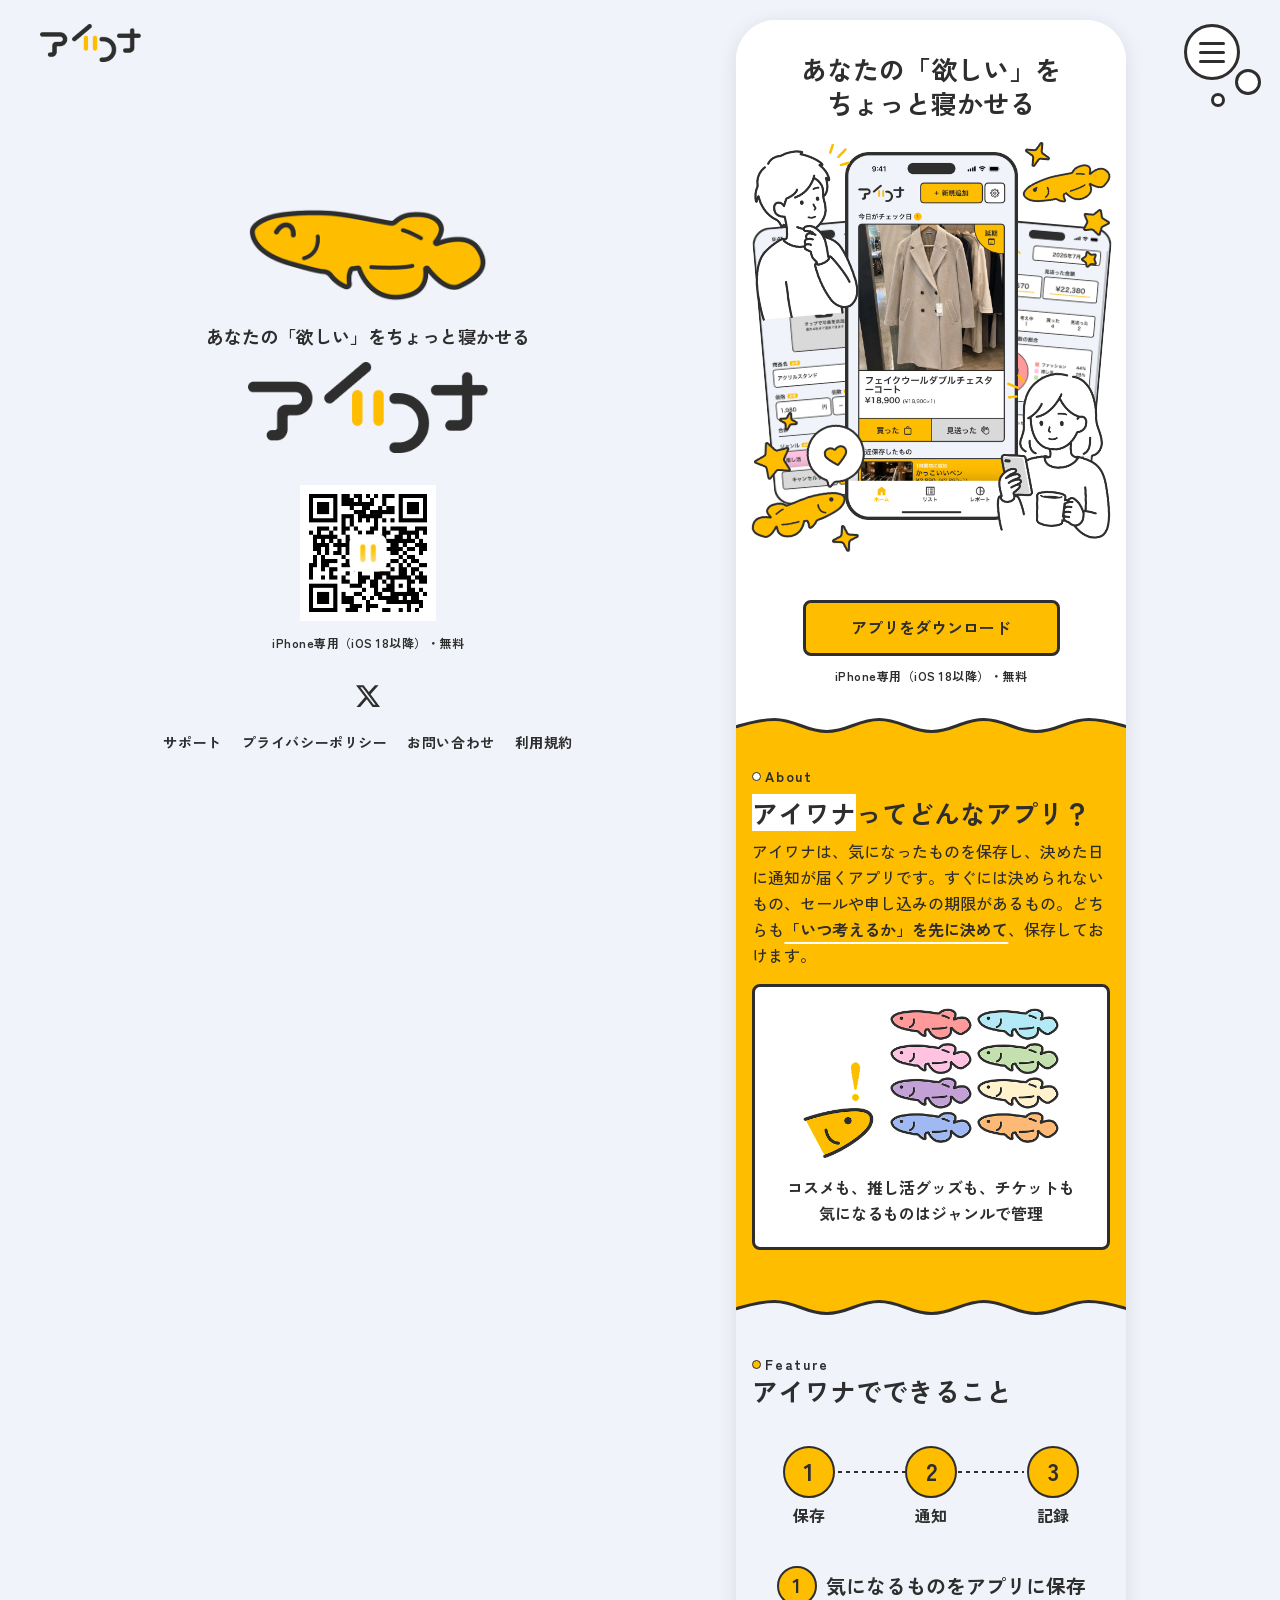
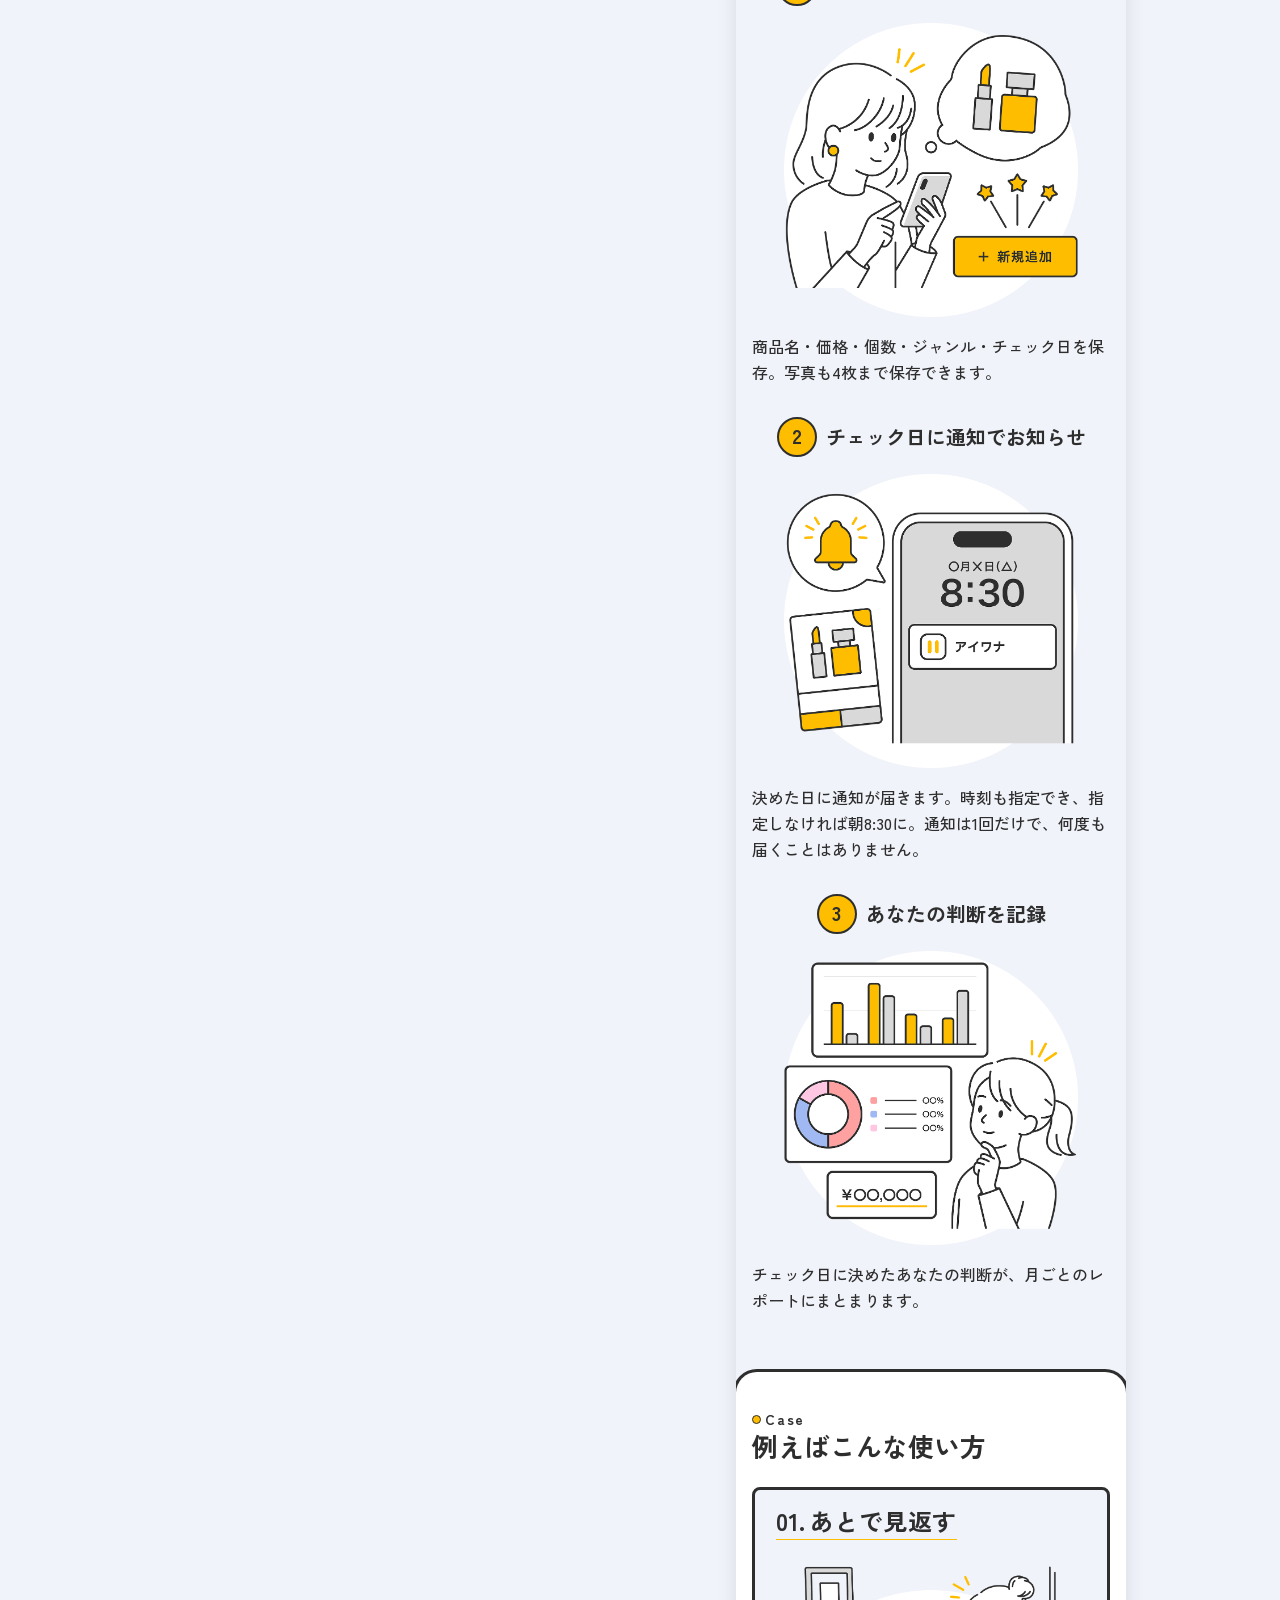
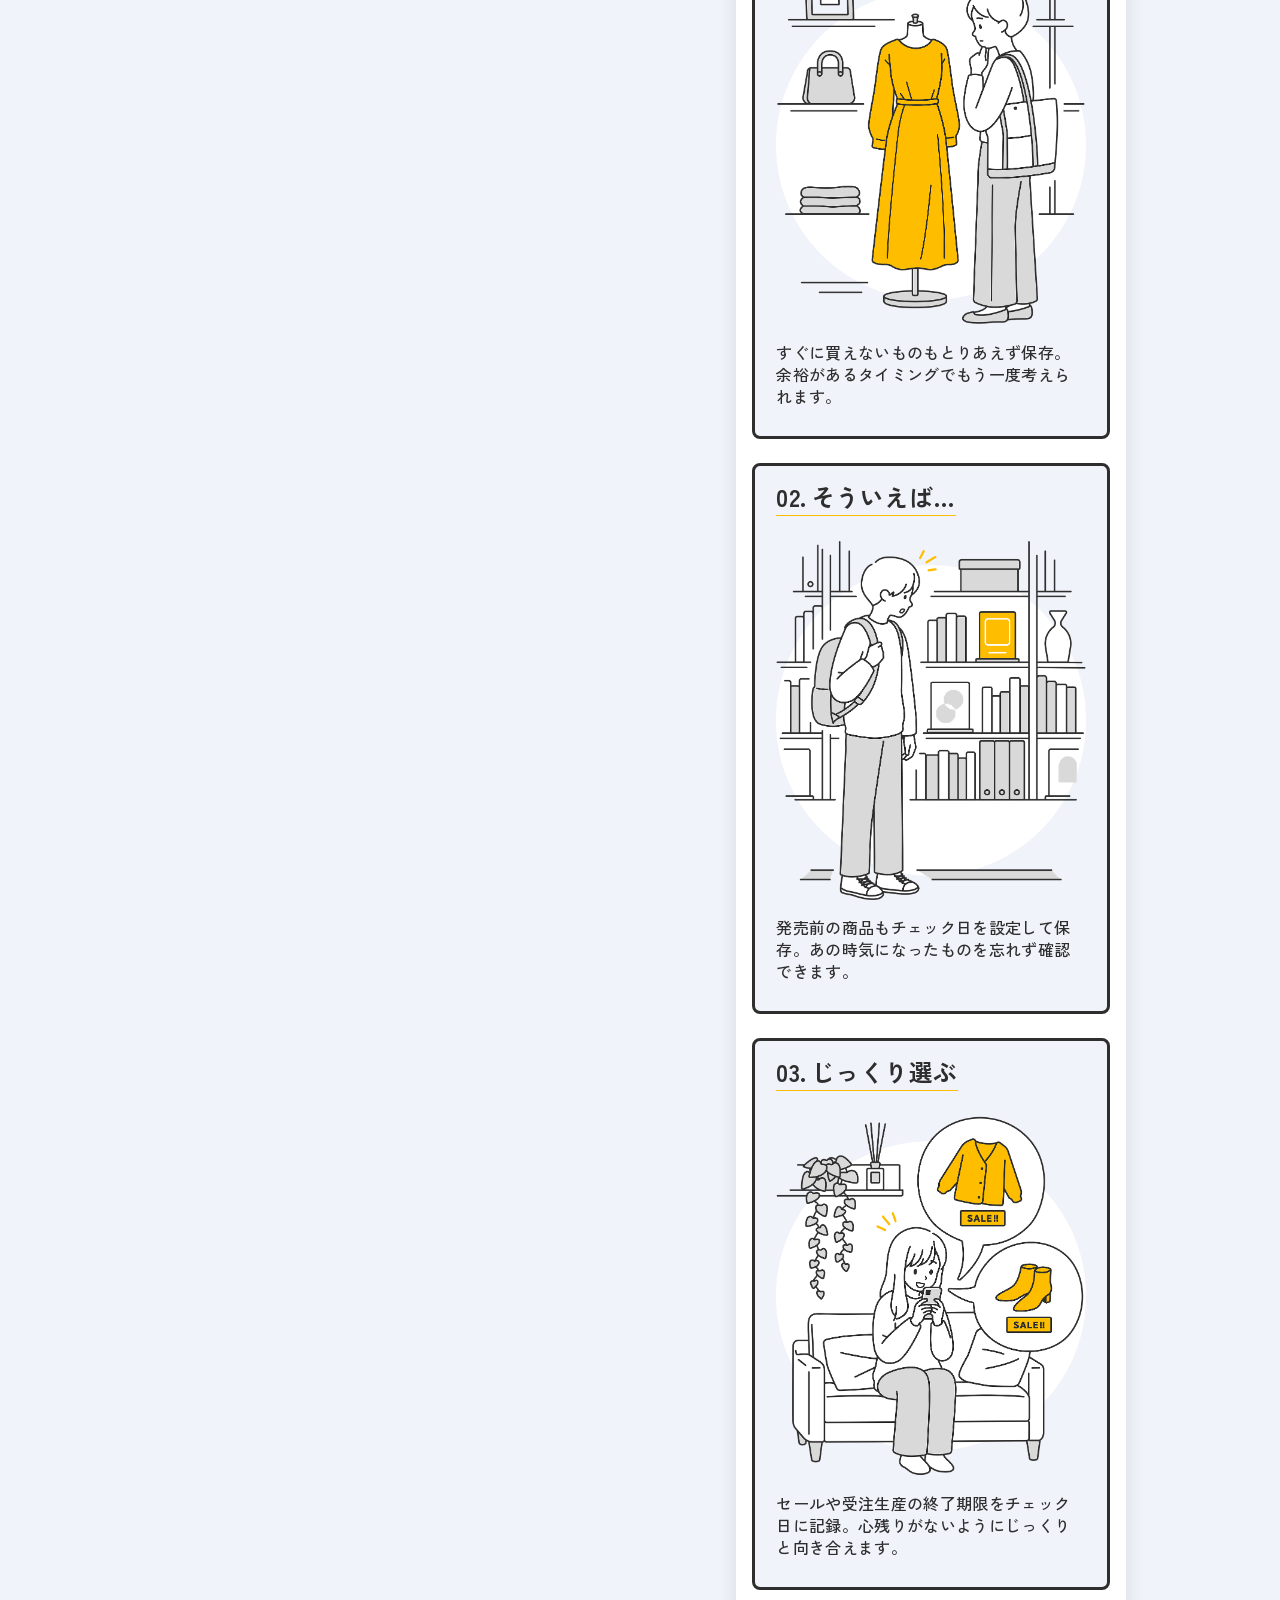
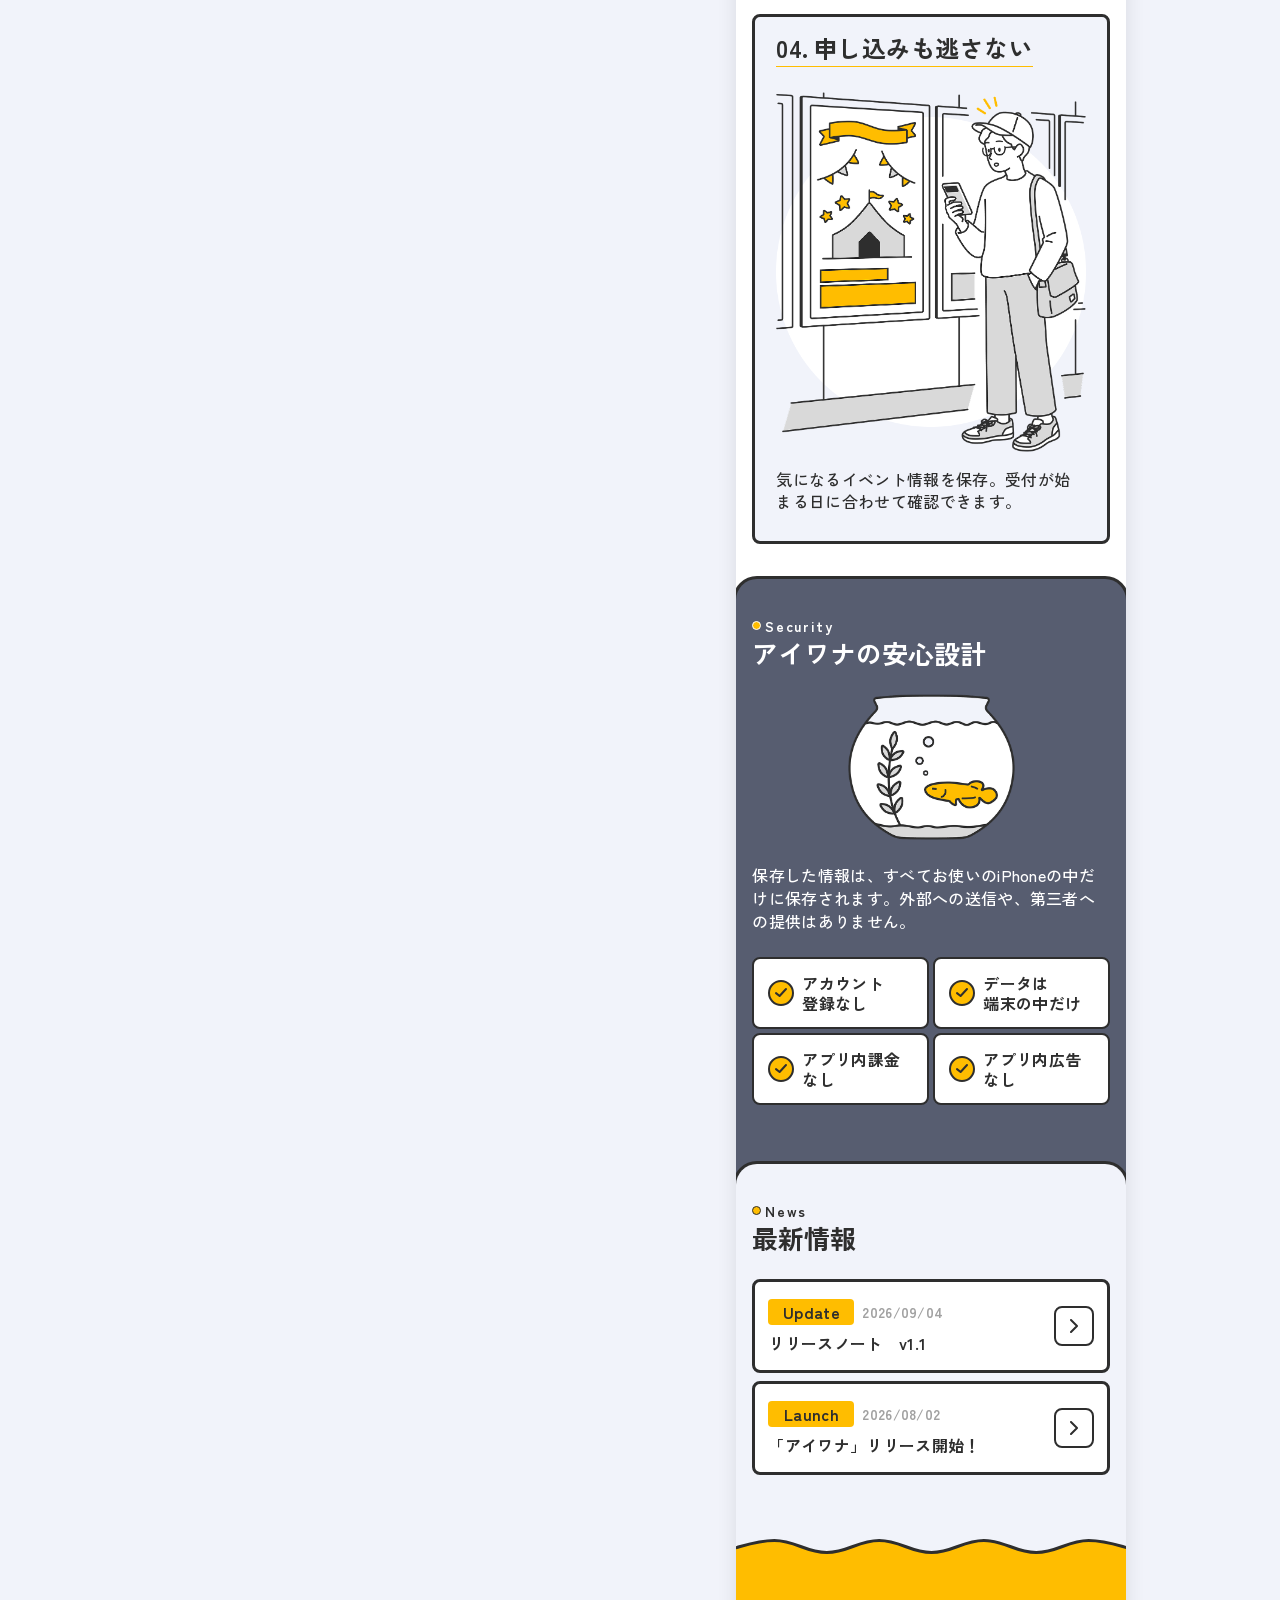
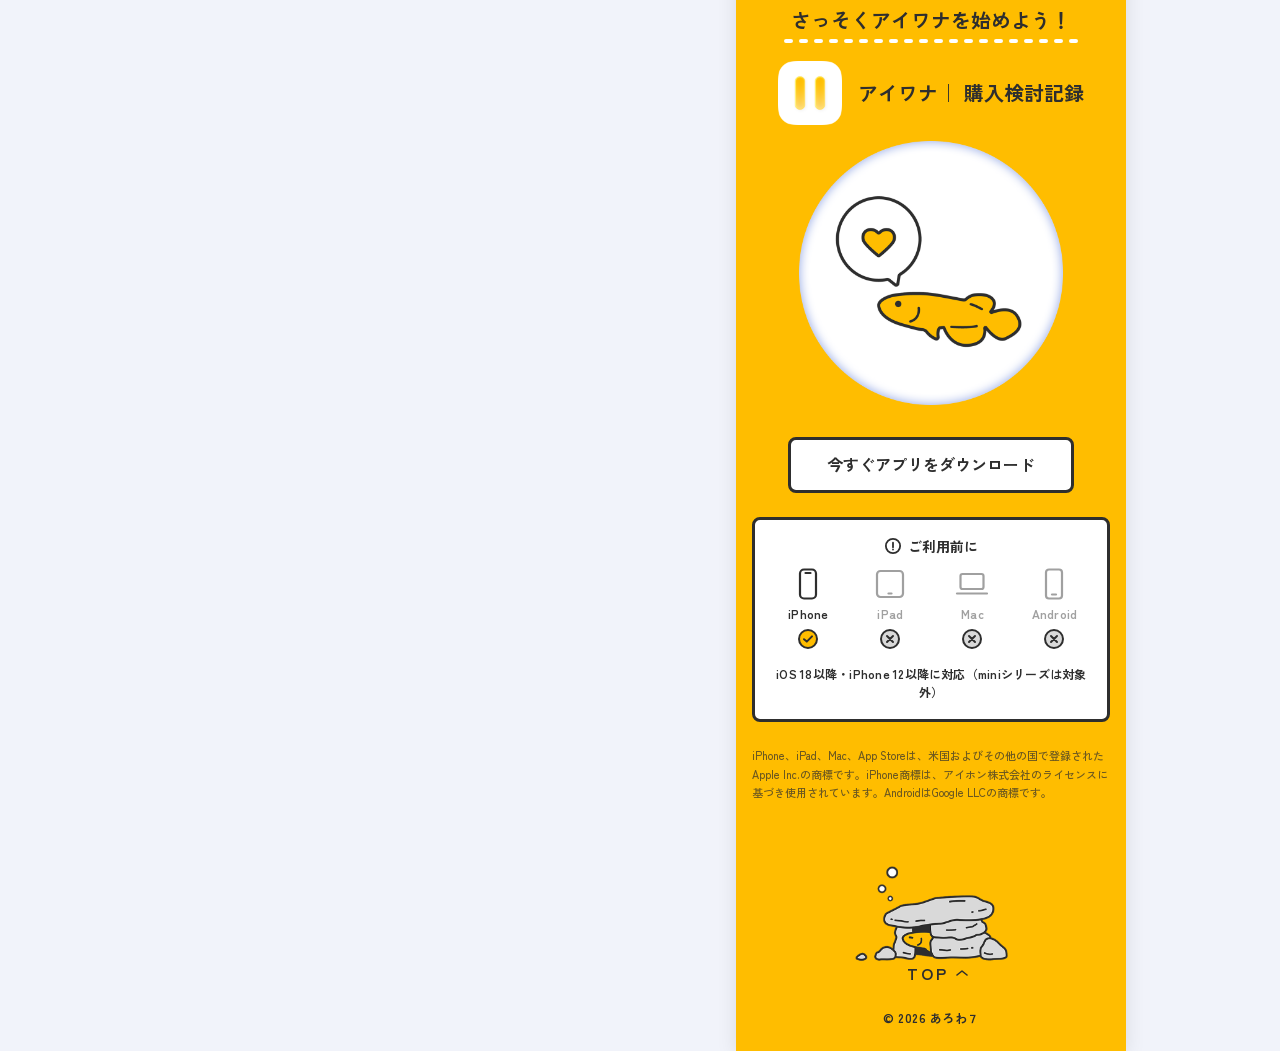
<file: index.html>
<!doctype html>
<html lang="ja">
<head>
<meta charset="utf-8">
<meta name="viewport" content="width=device-width, initial-scale=1">
<title>アイワナ公式サイト</title>
<meta name="version" content="v3.51 2026-11-09">
<meta name="description" content="アイワナは、気になったものを保存し、決めた日に通知が届くiPhoneアプリです。">
<!-- OGP v3.45：SNSやチャットにURLを貼ったときのカード。公開版：og:url と og:image は GitHub Pages のURL。画像は img/ogp.png（1200×630・案B＝魚＋コピー＋ロゴ） -->
<meta property="og:type" content="website">
<meta property="og:site_name" content="アイワナ公式サイト">
<meta property="og:locale" content="ja_JP">
<meta property="og:title" content="アイワナ｜あなたの「欲しい」をちょっと寝かせる">
<meta property="og:description" content="アイワナは、気になったものを保存し、決めた日に通知が届くiPhoneアプリです。">
<meta property="og:url" content="https://ch1cq.github.io/Aiwana_web/">
<meta property="og:image" content="https://ch1cq.github.io/Aiwana_web/img/ogp.png">
<meta property="og:image:width" content="1200">
<meta property="og:image:height" content="630">
<meta name="twitter:card" content="summary_large_image">
<link rel="icon" href="img/favicon.ico" sizes="any">
<link rel="icon" type="image/png" sizes="192x192" href="img/app-icon.png">
<link rel="apple-touch-icon" href="img/app-icon.png">
<link rel="preconnect" href="https://fonts.googleapis.com">
<link rel="preconnect" href="https://fonts.gstatic.com" crossorigin>
<link href="https://fonts.googleapis.com/css2?family=Zen+Kaku+Gothic+New:wght@500;700;900&amp;display=swap" rel="stylesheet">
<link rel="stylesheet" href="css/style.css?v=3.51">
</head>
<body>
<div class="page">
<!-- ヘッダー（スマホ幅）：白＝ロゴ＋メニュー／黄＝アプリアイコン＋名前＋ダウンロード。出ている方が上へ引っ込んでから次が上から出る -->
<header class="hdr hdr-w on">
 <div class="in hdr-in">
  <a class="hdr-logo" href="#top" aria-label="アイワナ公式サイトのトップへ"><img src="img/logo.png" alt="アイワナ"></a>
  <button class="burger" type="button" aria-label="メニューを開く" aria-expanded="false" data-open-menu><span></span><span></span><span></span></button>
 </div>
</header>
<header class="hdr hdr-y" aria-hidden="true">
 <div class="in hdr-in">
  <a class="hdr-app" href="#top" tabindex="-1"><img src="img/app-icon.png" alt="">アイワナ</a>
  <a class="hdr-dl" href="https://apps.apple.com/app/id6790331914" tabindex="-1">アプリをダウンロード</a>
 </div>
</header>
<!-- ヘッダー（PC幅・みんなの銀行）：画面の幅いっぱい・背景なし。下へスクロールで隠れ、上へで出る -->
<div class="phdr">
 <a class="phdr-logo" href="#top" aria-label="アイワナ公式サイトのトップへ"><img src="img/logo.png" alt="アイワナ"></a>
 <button class="burger phdr-burger" type="button" aria-label="メニューを開く" aria-expanded="false" data-open-menu><span></span><span></span><span></span><i class="bub"></i></button> <!-- v3.37：丸の周りに泡3つ（::before・::after・i.bub） -->
</div>
<div class="layout">
<!-- 左（PC幅だけ）v3.28〜：ADAYの構成。画面に固定した面に、魚（その場でふよふよ・口から泡）・キャッチコピー・ロゴ・QR。下にFOLLOW US -->
<aside class="side" aria-label="アイワナについて">
 <div class="side-stack">
  <div class="hero">
   <div class="hero-fish fy"><img src="img/bg-arowana-1.png" alt="" width="519" height="204"><i class="hero-bub"></i><i class="hero-bub"></i><i class="hero-bub"></i></div>
   <p class="hero-copy">あなたの「欲しい」をちょっと寝かせる</p>
   <img class="hero-logo" src="img/logo.png" alt="アイワナ" width="302" height="114">
   <img class="hero-qr" src="img/qr-appstore.png" alt="App Storeのアイワナのページを開くQRコード" width="400" height="400">
   <p class="hero-note">iPhone専用（iOS 18以降）・無料</p>
  </div>
  <a class="hero-x" href="https://x.com/aiwana_app" aria-label="公式X（@aiwana_app）"><svg aria-hidden="true" width="20" height="20" viewBox="0 0 16 16"><path d="M12.6 .75h2.454L9.694 6.892 16 15.25h-4.937L7.196 10.18 2.771 15.25H.316l5.733-6.57L0 .75h5.063l3.495 4.633L12.6.75Zm-.86 13.028h1.36L4.323 2.145H2.865l8.875 11.633Z" fill="currentColor"></path></svg></a>
  <nav class="hero-links" aria-label="サポートと規約"><a href="support.html" data-goto>サポート</a><a href="privacy.html" data-goto>プライバシーポリシー</a><a href="https://docs.google.com/forms/d/e/1FAIpQLSeYzxMm0aLARxkDsGyXCwRQ1I5td704eaObtqfq3ke3TdoxKg/viewform">お問い合わせ</a><a href="terms.html" data-goto>利用規約</a></nav>
 </div>
</aside>
<main class="col">

<!-- KV（Figma 139:1064）：スマホ幅は390px基準で端末幅に比例。PC幅は左に文言・右にイラスト -->
<section class="fv" id="top" aria-label="メインビジュアル">
 <div class="kv-wrap">
  <div class="kv">
   <h1 class="rv rv-kv">あなたの「欲しい」を<br>ちょっと寝かせる</h1>
   <div class="kv-art rv rv-kv rv-kv2" aria-hidden="true">
<div class="kv-abs " style="left: calc(var(--u) * 223); top: calc(var(--u) * 85.87); width: calc(var(--u) * 153.996); height: calc(var(--u) * 291.261)"><div class="kv-center"><div style="flex: none; transform: rotate(5deg); width: calc(var(--u) * 130); height: calc(var(--u) * 281); position: relative"><div style="position: absolute; inset: 0; overflow: hidden"><img src="img/kv-phone-right.webp" alt="" style="position: absolute; left: 0; top: 0.64%; width: 100%; height: 98.95%; max-width: none"></div></div></div></div>
<div class="kv-abs " style="left: calc(var(--u) * 15); top: calc(var(--u) * 85.87); width: calc(var(--u) * 153.996); height: calc(var(--u) * 291.261)"><div class="kv-center"><div style="flex: none; transform: rotate(-5deg); width: calc(var(--u) * 130); height: calc(var(--u) * 281); position: relative"><div style="position: absolute; inset: 0; overflow: hidden"><img src="img/kv-phone-left.webp" alt="" style="position: absolute; left: 0; top: 0.64%; width: 100%; height: 98.95%; max-width: none"></div></div></div></div>
<div class="kv-abs" style="left: calc(var(--u) * 108.999); top: calc(var(--u) * 22); width: calc(var(--u) * 173); height: calc(var(--u) * 368)"><img src="img/kv-phone-home.webp" alt="アイワナのホーム画面" style="width: 100%; height: 100%; object-fit: cover"></div>
<div class="kv-abs fy fy-1" style="left: calc(var(--u) * -2.001); top: calc(var(--u) * 287.997); width: calc(var(--u) * 145.681); height: calc(var(--u) * 127.097)"><div class="kv-center"><div style="flex: none; transform: rotate(168.68deg) scaleY(-1); width: calc(var(--u) * 127.746); height: calc(var(--u) * 104.053); position: relative"><img src="img/kv-fish-heart.png" alt="" style="position: absolute; inset: 0; width: 100%; height: 100%; object-fit: cover"></div></div></div>
<div class="kv-abs fy fy-2" style="left: calc(var(--u) * 283.85); top: calc(var(--u) * 25.33); width: calc(var(--u) * 96.484); height: calc(var(--u) * 65.494)"><div class="kv-center" style="position: absolute; left: calc(var(--u) * 0.007); top: calc(var(--u) * 0.019); width: calc(var(--u) * 96.484); height: calc(var(--u) * 65.454)"><div style="flex: none; transform: rotate(-21.29deg); width: calc(var(--u) * 89.741); height: calc(var(--u) * 35.274); position: relative"><div style="position: absolute; inset: 0; overflow: hidden"><img src="img/kv-fish-heart.png" alt="" style="position: absolute; left: -28.48%; top: -166.41%; width: 128.48%; height: 266.69%; max-width: none"></div></div></div><div class="kv-center" style="position: absolute; left: calc(var(--u) * 15.16); top: calc(var(--u) * 32.18); width: calc(var(--u) * 2.163); height: calc(var(--u) * 1.868)"><div style="flex: none; transform: rotate(-21.29deg); width: calc(var(--u) * 1.816); height: calc(var(--u) * 1.297); position: relative"><div style="position: absolute; inset: -77.12% -55.08%"><img src="img/kv-fish-line.svg" alt="" style="display: block; width: 100%; height: 100%"></div></div></div></div>
<div class="kv-abs fy fy-3" style="left: calc(var(--u) * 7.35); top: calc(var(--u) * 12); width: calc(var(--u) * 120.243); height: calc(var(--u) * 179.295)"><div class="kv-center"><div style="flex: none; transform: rotate(-5.42deg); width: calc(var(--u) * 104.63); height: calc(var(--u) * 170.169); position: relative"><img src="img/kv-man.png" alt="" style="position: absolute; inset: 0; width: 100%; height: 100%; object-fit: cover"></div></div></div>
<div class="kv-abs fy fy-4" style="left: calc(var(--u) * 259.2); top: calc(var(--u) * 239.84); width: calc(var(--u) * 124.157); height: calc(var(--u) * 170.401)"><div class="kv-center"><div style="flex: none; transform: rotate(3.64deg); width: calc(var(--u) * 114); height: calc(var(--u) * 163.489); position: relative"><img src="img/kv-woman.png" alt="" style="position: absolute; inset: 0; width: 100%; height: 100%; object-fit: cover"></div></div></div>
<div class="kv-abs fy-star fy-s1" style="left: calc(var(--u) * 18.0); top: calc(var(--u) * 311.833); width: calc(var(--u) * 37.333); height: calc(var(--u) * 38.333)"><img src="img/kv-star-1.png" alt="" style="display: block; width: 100%; height: 100%"></div>
<div class="kv-abs fy-star fy-s2" style="left: calc(var(--u) * 347.167); top: calc(var(--u) * 78.5); width: calc(var(--u) * 26.667); height: calc(var(--u) * 27.667)"><img src="img/kv-star-2.png" alt="" style="display: block; width: 100%; height: 100%"></div>
<div class="kv-abs fy-star fy-s3" style="left: calc(var(--u) * 344.5); top: calc(var(--u) * 121.167); width: calc(var(--u) * 16.667); height: calc(var(--u) * 17.333)"><img src="img/kv-star-3.png" alt="" style="display: block; width: 100%; height: 100%"></div>
<div class="kv-abs fy-star fy-s4" style="left: calc(var(--u) * 288.5); top: calc(var(--u) * 11.667); width: calc(var(--u) * 25.667); height: calc(var(--u) * 25.667)"><img src="img/kv-star-4.png" alt="" style="display: block; width: 100%; height: 100%"></div>
<div class="kv-abs fy-star fy-s5" style="left: calc(var(--u) * 96.333); top: calc(var(--u) * 395.0); width: calc(var(--u) * 26.667); height: calc(var(--u) * 26.667)"><img src="img/kv-star-5.png" alt="" style="display: block; width: 100%; height: 100%"></div>
<div class="kv-abs fy-star fy-s6" style="left: calc(var(--u) * 43.167); top: calc(var(--u) * 282.167); width: calc(var(--u) * 18.667); height: calc(var(--u) * 18.667)"><img src="img/kv-star-6.png" alt="" style="display: block; width: 100%; height: 100%"></div>
   </div>
   <a class="dl-btn rv rv-kv rv-kv3" href="https://apps.apple.com/app/id6790331914">アプリをダウンロード</a>
   <p class="kv-note rv rv-kv rv-kv3">iPhone専用（iOS 18以降）・無料</p>
  </div>
 </div>
</section>

<div class="sep" aria-hidden="true" style="background: #ffffff"><svg class="wave" viewBox="14 0 390 24" preserveAspectRatio="none" width="100%" height="24"><path d="M0 13.5C0 13.5 31.31 1.5 52.375 1.5C73.44 1.5 83.69 13.5 104.75 13.5C125.81 13.5 136.06 1.5 157.125 1.5C178.19 1.5 188.44 13.5 209.5 13.5C230.56 13.5 240.81 1.5 261.875 1.5C282.94 1.5 293.19 13.5 314.25 13.5C335.31 13.5 345.56 1.5 366.625 1.5C387.69 1.5 419 13.5 419 13.5 V24 H0 Z" fill="#ffbd00"></path><path d="M0 13.5C0 13.5 31.31 1.5 52.375 1.5C73.44 1.5 83.69 13.5 104.75 13.5C125.81 13.5 136.06 1.5 157.125 1.5C178.19 1.5 188.44 13.5 209.5 13.5C230.56 13.5 240.81 1.5 261.875 1.5C282.94 1.5 293.19 13.5 314.25 13.5C335.31 13.5 345.56 1.5 366.625 1.5C387.69 1.5 419 13.5 419 13.5" fill="none" stroke="#2e2e2e" stroke-width="3" vector-effect="non-scaling-stroke"></path></svg></div>
<!-- About（黄色。上下とも波） -->
<section id="about" class="sec about">
 <div class="in about-grid rv">
  <div class="about-text">
   <p class="eyebrow"><i style="background: #ffffff"></i>About</p>
   <h2 class="h2"><span class="hl">アイワナ</span>ってどんなアプリ？</h2>
   <p class="lead">アイワナは、気になったものを保存し、決めた日に通知が届くアプリです。すぐには決められないもの、セールや申し込みの期限があるもの。どちらも<strong>「いつ考えるか」を先に決めて</strong>、保存しておけます。</p>
  </div>
  <div class="about-card">
   <img src="img/genre-arowana.png" alt="ジャンルの色で塗り分けられたアロワナと、黄色いアロワナ" style="width: 256px; height: 150px; object-fit: contain">
   <p>コスメも、推し活グッズも、チケットも<br>気になるものはジャンルで管理</p>
  </div>
 </div>
</section>

<div class="sep" aria-hidden="true" style="background: #ffbd00"><svg class="wave" viewBox="14 0 390 24" preserveAspectRatio="none" width="100%" height="24"><path d="M0 13.5C0 13.5 31.31 1.5 52.375 1.5C73.44 1.5 83.69 13.5 104.75 13.5C125.81 13.5 136.06 1.5 157.125 1.5C178.19 1.5 188.44 13.5 209.5 13.5C230.56 13.5 240.81 1.5 261.875 1.5C282.94 1.5 293.19 13.5 314.25 13.5C335.31 13.5 345.56 1.5 366.625 1.5C387.69 1.5 419 13.5 419 13.5 V24 H0 Z" fill="#f1f3fa"></path><path d="M0 13.5C0 13.5 31.31 1.5 52.375 1.5C73.44 1.5 83.69 13.5 104.75 13.5C125.81 13.5 136.06 1.5 157.125 1.5C178.19 1.5 188.44 13.5 209.5 13.5C230.56 13.5 240.81 1.5 261.875 1.5C282.94 1.5 293.19 13.5 314.25 13.5C335.31 13.5 345.56 1.5 366.625 1.5C387.69 1.5 419 13.5 419 13.5" fill="none" stroke="#2e2e2e" stroke-width="3" vector-effect="non-scaling-stroke"></path></svg></div>
<!-- Feature（薄青） -->
<section id="features" class="sec features">
 <div class="in">
  <div class="feat-head rv">
  <div class="sec-head">
   <p class="eyebrow"><i style="background: #ffbd00"></i>Feature</p>
   <h2 class="h2">アイワナでできること</h2>
  </div>
  <ol class="stepdots" aria-label="使う流れ">
   <li><span class="sd-dot"><span class="num">1</span></span><span class="sd-label">保存</span></li>
   <li><span class="sd-dot"><span class="num">2</span></span><span class="sd-label">通知</span></li>
   <li><span class="sd-dot"><span class="num">3</span></span><span class="sd-label">記録</span></li>
  </ol>
  </div>
  <div class="steps">
   <div class="step rv">
    <div class="step-head"><span class="badge"><span class="num">1</span></span><h3>気になるものをアプリに保存</h3></div>
    <img src="img/feature-save.webp" alt="気になったコスメをアプリに新規追加する女性のイラスト">
    <p>商品名・価格・個数・ジャンル・チェック日を保存。写真も4枚まで保存できます。</p>
   </div>
   <div class="step rv">
    <div class="step-head"><span class="badge"><span class="num">2</span></span><h3>チェック日に通知でお知らせ</h3></div>
    <img src="img/feature-notify.webp" alt="ロック画面の8:30にアイワナの通知が届いているイラスト">
    <p>決めた日に通知が届きます。時刻も指定でき、指定しなければ朝8:30に。通知は1回だけで、何度も届くことはありません。</p>
   </div>
   <div class="step rv">
    <div class="step-head"><span class="badge"><span class="num">3</span></span><h3>あなたの判断を記録</h3></div>
    <img src="img/feature-record.webp" alt="グラフと金額のレポートを見る女性のイラスト">
    <p>チェック日に決めたあなたの判断が、月ごとのレポートにまとまります。</p>
   </div>
  </div>
 </div>
</section>

<!-- Case（白の角丸パネル。カードは縦に並べる。PC幅は2列） -->
<section id="usecases" class="sec case">
 <div class="case-pin">
  <div class="in rv">
   <div class="sec-head">
    <p class="eyebrow"><i style="background: #ffbd00"></i>Case</p>
    <h2 class="h2">例えばこんな使い方</h2>
   </div>
   <div class="uc-list">
    <div class="case-bg" aria-hidden="true">
     <span style="left: 82%; top: 2%; width: 14px; height: 14px"></span><span style="left: 90%; top: 7%; width: 9px; height: 9px"></span><span style="left: 34%; top: 15%; width: 10px; height: 10px"></span><span style="left: 12%; top: 44%; width: 12px; height: 12px"></span><span style="left: 86%; top: 53%; width: 16px; height: 16px"></span><span style="left: 64%; top: 82%; width: 11px; height: 11px"></span><span style="left: 22%; top: 88%; width: 15px; height: 15px"></span><span style="left: 32%; top: 94%; width: 9px; height: 9px"></span>
    </div>
    <article class="uc-card uc-1">
     <div style="display: inline-flex; align-items: baseline; gap: 4px; border-bottom: 1.5px solid #ffbd00; align-self: flex-start">
      <span class="uc-num" style="font-size: 24px; letter-spacing: .02em; line-height: 1.45">01.</span>
      <h3 style="margin: 0; font-size: 24px; font-weight: 700; letter-spacing: .02em; line-height: 1.45">あとで見返す</h3>
     </div>
     <img src="img/case-01.webp" alt="服を見ながら考える女性のイラスト" style="width: 100%; max-width: 311px; aspect-ratio: 311 / 361; object-fit: cover; margin: 25px auto 0">
     <p style="margin: 16px 0 0; font-size: 16px; font-weight: 500; line-height: 22px; letter-spacing: .02em">すぐに買えないものもとりあえず保存。余裕があるタイミングでもう一度考えられます。</p>
    </article>
    <article class="uc-card uc-2">
     <div style="display: inline-flex; align-items: baseline; gap: 4px; border-bottom: 1.5px solid #ffbd00; align-self: flex-start">
      <span class="uc-num" style="font-size: 24px; letter-spacing: .02em; line-height: 1.45">02.</span>
      <h3 style="margin: 0; font-size: 24px; font-weight: 700; letter-spacing: .02em; line-height: 1.45">そういえば…</h3>
     </div>
     <img src="img/case-02.webp" alt="本棚の前で何かを思い出す男性のイラスト" style="width: 100%; max-width: 311px; aspect-ratio: 311 / 361; object-fit: cover; margin: 25px auto 0">
     <p style="margin: 16px 0 0; font-size: 16px; font-weight: 500; line-height: 22px; letter-spacing: .02em">発売前の商品もチェック日を設定して保存。あの時気になったものを忘れず確認できます。</p>
    </article>
    <article class="uc-card uc-3">
     <div style="display: inline-flex; align-items: baseline; gap: 4px; border-bottom: 1.5px solid #ffbd00; align-self: flex-start">
      <span class="uc-num" style="font-size: 24px; letter-spacing: .02em; line-height: 1.45">03.</span>
      <h3 style="margin: 0; font-size: 24px; font-weight: 700; letter-spacing: .02em; line-height: 1.45">じっくり選ぶ</h3>
     </div>
     <img src="img/case-03.webp" alt="ソファでセール中の服と靴を見比べる女性のイラスト" style="width: 100%; max-width: 311px; aspect-ratio: 311 / 361; object-fit: cover; margin: 25px auto 0">
     <p style="margin: 16px 0 0; font-size: 16px; font-weight: 500; line-height: 22px; letter-spacing: .02em">セールや受注生産の終了期限をチェック日に記録。心残りがないようにじっくりと向き合えます。</p>
    </article>
    <article class="uc-card uc-4">
     <div style="display: inline-flex; align-items: baseline; gap: 4px; border-bottom: 1.5px solid #ffbd00; align-self: flex-start">
      <span class="uc-num" style="font-size: 24px; letter-spacing: .02em; line-height: 1.45">04.</span>
      <h3 style="margin: 0; font-size: 24px; font-weight: 700; letter-spacing: .02em; line-height: 1.45">申し込みも逃さない</h3>
     </div>
     <img src="img/case-04.webp" alt="イベントの掲示を見てスマホを確認する男性のイラスト" style="width: 100%; max-width: 311px; aspect-ratio: 311 / 361; object-fit: cover; margin: 25px auto 0">
     <p style="margin: 16px 0 0; font-size: 16px; font-weight: 500; line-height: 22px; letter-spacing: .02em">気になるイベント情報を保存。受付が始まる日に合わせて確認できます。</p>
    </article>
   </div>
  </div>
 </div>
</section>

<!-- Security（スレート色の角丸パネル） -->
<section id="security" class="sec panel security">
 <div class="in rv">
  <div class="sec-head">
   <p class="eyebrow" style="color: #ffffff"><i style="background: #ffbd00"></i>Security</p>
   <h2 class="h2">アイワナの安心設計</h2>
  </div>
  <img class="fishbowl" src="img/security-fishbowl.png" alt="金魚鉢の中を泳ぐアロワナのイラスト">
  <p class="lead-s">保存した情報は、すべてお使いのiPhoneの中だけに保存されます。外部への送信や、第三者への提供はありません。</p>
  <div class="safe-grid">
   <div class="safe-tile"><svg aria-hidden="true" width="26" height="26" viewBox="0 0 26 26" style="flex: none"><circle cx="13" cy="13" r="12" fill="#ffbd00" stroke="#2e2e2e" stroke-width="2"></circle><path d="M8 13.1l3.6 2.9L18 9" fill="none" stroke="#2e2e2e" stroke-width="2" stroke-linecap="round" stroke-linejoin="round"></path></svg><span>アカウント<br>登録なし</span></div>
   <div class="safe-tile"><svg aria-hidden="true" width="26" height="26" viewBox="0 0 26 26" style="flex: none"><circle cx="13" cy="13" r="12" fill="#ffbd00" stroke="#2e2e2e" stroke-width="2"></circle><path d="M8 13.1l3.6 2.9L18 9" fill="none" stroke="#2e2e2e" stroke-width="2" stroke-linecap="round" stroke-linejoin="round"></path></svg><span>データは<br>端末の中だけ</span></div>
   <div class="safe-tile"><svg aria-hidden="true" width="26" height="26" viewBox="0 0 26 26" style="flex: none"><circle cx="13" cy="13" r="12" fill="#ffbd00" stroke="#2e2e2e" stroke-width="2"></circle><path d="M8 13.1l3.6 2.9L18 9" fill="none" stroke="#2e2e2e" stroke-width="2" stroke-linecap="round" stroke-linejoin="round"></path></svg><span>アプリ内課金<br>なし</span></div>
   <div class="safe-tile"><svg aria-hidden="true" width="26" height="26" viewBox="0 0 26 26" style="flex: none"><circle cx="13" cy="13" r="12" fill="#ffbd00" stroke="#2e2e2e" stroke-width="2"></circle><path d="M8 13.1l3.6 2.9L18 9" fill="none" stroke="#2e2e2e" stroke-width="2" stroke-linecap="round" stroke-linejoin="round"></path></svg><span>アプリ内広告<br>なし</span></div>
  </div>
 </div>
</section>

<!-- News（薄青の角丸パネル。各カードは記事ページへ） -->
<section id="news" class="sec panel news">
 <div class="in rv">
  <div class="sec-head">
   <p class="eyebrow"><i style="background: #ffbd00"></i>News</p>
   <h2 class="h2">最新情報</h2>
  </div>
  <div class="news-list">
   <a class="news-card" href="news-v11.html" data-goto>
     <span style="display: flex; flex-direction: column; gap: 8px; min-width: 0">
      <span style="display: flex; align-items: center; gap: 8px"><span class="news-tag">Update</span><span class="news-date">2026/09/04</span></span>
      <span class="news-title">リリースノート　v1.1</span>
     </span>
     <span class="chev" aria-hidden="true"><svg width="8" height="14" viewBox="0 0 8 14" fill="none"><path d="M1 1l6 6-6 6" stroke="#2e2e2e" stroke-width="2" stroke-linecap="round" stroke-linejoin="round"></path></svg></span>
    </a>
   <a class="news-card" href="news-launch.html" data-goto>
     <span style="display: flex; flex-direction: column; gap: 8px; min-width: 0">
      <span style="display: flex; align-items: center; gap: 8px"><span class="news-tag">Launch</span><span class="news-date">2026/08/02</span></span>
      <span class="news-title">「アイワナ」リリース開始！</span>
     </span>
     <span class="chev" aria-hidden="true"><svg width="8" height="14" viewBox="0 0 8 14" fill="none"><path d="M1 1l6 6-6 6" stroke="#2e2e2e" stroke-width="2" stroke-linecap="round" stroke-linejoin="round"></path></svg></span>
    </a>
  </div>
 </div>
</section>

<div class="sep" aria-hidden="true" style="background: #f1f3fa"><svg class="wave" viewBox="14 0 390 24" preserveAspectRatio="none" width="100%" height="24"><path d="M0 13.5C0 13.5 31.31 1.5 52.375 1.5C73.44 1.5 83.69 13.5 104.75 13.5C125.81 13.5 136.06 1.5 157.125 1.5C178.19 1.5 188.44 13.5 209.5 13.5C230.56 13.5 240.81 1.5 261.875 1.5C282.94 1.5 293.19 13.5 314.25 13.5C335.31 13.5 345.56 1.5 366.625 1.5C387.69 1.5 419 13.5 419 13.5 V24 H0 Z" fill="#ffbd00"></path><path d="M0 13.5C0 13.5 31.31 1.5 52.375 1.5C73.44 1.5 83.69 13.5 104.75 13.5C125.81 13.5 136.06 1.5 157.125 1.5C178.19 1.5 188.44 13.5 209.5 13.5C230.56 13.5 240.81 1.5 261.875 1.5C282.94 1.5 293.19 13.5 314.25 13.5C335.31 13.5 345.56 1.5 366.625 1.5C387.69 1.5 419 13.5 419 13.5" fill="none" stroke="#2e2e2e" stroke-width="3" vector-effect="non-scaling-stroke"></path></svg></div>
<!-- Download -->
<section id="download" class="sec dl-sec">
 <div class="in rv">
  <div class="dl-head">
   <h2 class="dl-title">さっそくアイワナを始めよう！</h2>
   <svg aria-hidden="true" width="295" height="4" viewBox="0 0 295 4" style="margin-top: 2px; max-width: 100%"><line x1="2" y1="2" x2="293" y2="2" stroke="#ffffff" stroke-width="4" stroke-dasharray="5 10" stroke-linecap="round"></line></svg>
  </div>
  <div class="dl-app">
   <img src="img/app-icon.png" alt="アイワナのアプリアイコン">
   <p>アイワナ｜ 購入検討記録</p>
  </div>
  <img class="dl-mascot" src="img/mascot-heart.webp" alt="ハートの吹き出しとアロワナのマスコット">
  <div class="dl-cta">
   <a href="https://apps.apple.com/app/id6790331914" class="dl-btn">今すぐアプリをダウンロード</a>
  </div>
  <div class="notice">
   <p class="notice-h"><svg aria-hidden="true" width="18" height="18" viewBox="0 0 24 24" fill="none" stroke="#2e2e2e" stroke-width="2.4" stroke-linecap="round" style="flex: none"><circle cx="12" cy="12" r="9.5"></circle><path d="M12 7.5v6M12 16.6v.1"></path></svg>ご利用前に</p>
     <ul class="dev-row" aria-label="対応機種">
      <li class="ok"><svg aria-hidden="true" width="36" height="36" viewBox="0 0 36 36" fill="none" stroke="#2e2e2e" stroke-width="2.2" stroke-linecap="round" stroke-linejoin="round"><rect x="10" y="3.5" width="16" height="29" rx="4" fill="#ffffff"></rect><path d="M15.5 7h5"></path></svg><span>iPhone</span><svg class="mk" aria-label="対応" width="20" height="20" viewBox="0 0 20 20"><circle cx="10" cy="10" r="9" fill="#ffbd00" stroke="#2e2e2e" stroke-width="2"></circle><path d="M6 10.2l2.8 2.4L14 7.4" fill="none" stroke="#2e2e2e" stroke-width="2" stroke-linecap="round" stroke-linejoin="round"></path></svg></li>
      <li class="ng"><svg aria-hidden="true" width="36" height="36" viewBox="0 0 36 36" fill="none" stroke="#2e2e2e" stroke-width="2.2" stroke-linecap="round" stroke-linejoin="round"><rect x="5" y="5" width="26" height="26" rx="3.5"></rect><path d="M16.5 27.5h3"></path></svg><span>iPad</span><svg class="mk" aria-label="非対応" width="20" height="20" viewBox="0 0 20 20"><circle cx="10" cy="10" r="9" fill="#d9d9d9" stroke="#2e2e2e" stroke-width="2"></circle><path d="M7 7l6 6M13 7l-6 6" stroke="#2e2e2e" stroke-width="2" stroke-linecap="round"></path></svg></li>
      <li class="ng"><svg aria-hidden="true" width="36" height="36" viewBox="0 0 36 36" fill="none" stroke="#2e2e2e" stroke-width="2.2" stroke-linecap="round" stroke-linejoin="round"><rect x="6.5" y="8" width="23" height="15" rx="2"></rect><path d="M3 27.5h30"></path></svg><span>Mac</span><svg class="mk" aria-label="非対応" width="20" height="20" viewBox="0 0 20 20"><circle cx="10" cy="10" r="9" fill="#d9d9d9" stroke="#2e2e2e" stroke-width="2"></circle><path d="M7 7l6 6M13 7l-6 6" stroke="#2e2e2e" stroke-width="2" stroke-linecap="round"></path></svg></li>
      <li class="ng"><svg aria-hidden="true" width="36" height="36" viewBox="0 0 36 36" fill="none" stroke="#2e2e2e" stroke-width="2.2" stroke-linecap="round" stroke-linejoin="round"><rect x="10" y="3.5" width="16" height="29" rx="3"></rect><path d="M16 28.5h4"></path></svg><span>Android</span><svg class="mk" aria-label="非対応" width="20" height="20" viewBox="0 0 20 20"><circle cx="10" cy="10" r="9" fill="#d9d9d9" stroke="#2e2e2e" stroke-width="2"></circle><path d="M7 7l6 6M13 7l-6 6" stroke="#2e2e2e" stroke-width="2" stroke-linecap="round"></path></svg></li>
     </ul>
     <p class="notice-s">iOS 18以降・iPhone 12以降に対応（miniシリーズは対象外）</p>
  </div>
 </div>
 <!-- PC幅だけ v3.33〜：黒いフッターの代わり。商標の注記 → 岩＋TOP（スマホ幅と同じひとまとまり・中央）→ ©。下は余裕を持って空ける：v3.34 -->
 <div class="pc-end">
  <p class="legal">iPhone、iPad、Mac、App Storeは、米国およびその他の国で登録されたApple Inc.の商標です。iPhone商標は、アイホン株式会社のライセンスに基づき使用されています。AndroidはGoogle LLCの商標です。</p>
  <a class="pc-top" href="#top" aria-label="ページの先頭へ戻る"><img src="img/to-top-rock.webp" alt="" width="495" height="312"><span>TOP<svg aria-hidden="true" width="12" height="6" viewBox="0 0 12 6" fill="none"><path d="M1 5l5-4 5 4" stroke="currentColor" stroke-width="1.6" stroke-linecap="round" stroke-linejoin="round"></path></svg></span></a>
  <p class="copy">© 2026 あろわ７</p>
 </div>
</section>

</main>
<!-- 右（PC幅だけ）：ダウンロード用QR -->
<aside class="side right" aria-label="ダウンロード">
 <div class="side-stack">
  <p class="bubble">DOWNLOAD</p>
  <div class="side-card" style="padding: 20px 20px 22px; display: flex; flex-direction: column; align-items: center; gap: 12px">
   <img src="img/qr-appstore.png" alt="App Storeのアイワナのページを開くQRコード" style="width: 136px; height: 136px">
   <p style="margin: 0; font-size: 13px; font-weight: 700; line-height: 1.6; text-align: center">iPhoneのカメラで<br>読み取ってください</p>
   <a class="dl-btn" href="https://apps.apple.com/app/id6790331914" style="width: 100%; height: 48px; font-size: 14px">App Storeで見る</a>
   <p style="margin: 0; font-size: 12px; font-weight: 700; line-height: 1.6; text-align: center">iPhone専用（iOS 18以降）・無料<br><span style="font-weight: 500">iPad・Mac・Androidには非対応</span></p>
  </div>
 </div>
</aside>
<footer class="foot">
   <a class="to-top" href="#top" aria-label="ページの先頭へ戻る"><img src="img/to-top-rock.webp" alt=""><span>TOP<svg aria-hidden="true" width="12" height="6" viewBox="0 0 12 6" fill="none"><path d="M1 5l5-4 5 4" stroke="#ffffff" stroke-width="1.6" stroke-linecap="round" stroke-linejoin="round"></path></svg></span></a>
   <!-- アプリ名＋2列（確定） -->
   <div class="in fv-a">
    <div class="fa-brand"><img src="img/app-icon.png" alt=""><div><p class="fa-name">アイワナ｜購入検討記録</p><p class="fa-sub">iPhone専用（iOS 18以降）・無料</p></div></div>
    <nav class="fa-links" aria-label="サポートと規約"><a href="support.html" data-goto>サポート<svg aria-hidden="true" width="16" height="16" viewBox="0 0 24 24" fill="none" stroke="#ffffff" stroke-width="2.6" stroke-linecap="round" stroke-linejoin="round" style="flex: none"><path d="M9 5l7 7-7 7"></path></svg></a><a href="privacy.html" data-goto>プライバシーポリシー<svg aria-hidden="true" width="16" height="16" viewBox="0 0 24 24" fill="none" stroke="#ffffff" stroke-width="2.6" stroke-linecap="round" stroke-linejoin="round" style="flex: none"><path d="M9 5l7 7-7 7"></path></svg></a><a href="https://docs.google.com/forms/d/e/1FAIpQLSeYzxMm0aLARxkDsGyXCwRQ1I5td704eaObtqfq3ke3TdoxKg/viewform">お問い合わせ<svg aria-hidden="true" width="16" height="16" viewBox="0 0 24 24" fill="none" stroke="#ffffff" stroke-width="2.6" stroke-linecap="round" stroke-linejoin="round" style="flex: none"><path d="M9 5l7 7-7 7"></path></svg></a><a href="terms.html" data-goto>利用規約<svg aria-hidden="true" width="16" height="16" viewBox="0 0 24 24" fill="none" stroke="#ffffff" stroke-width="2.6" stroke-linecap="round" stroke-linejoin="round" style="flex: none"><path d="M9 5l7 7-7 7"></path></svg></a></nav>
    <a class="fa-x" href="https://x.com/aiwana_app"><svg aria-hidden="true" width="16" height="16" viewBox="0 0 16 16" style="flex: none"><path d="M12.6 .75h2.454L9.694 6.892 16 15.25h-4.937L7.196 10.18 2.771 15.25H.316l5.733-6.57L0 .75h5.063l3.495 4.633L12.6.75Zm-.86 13.028h1.36L4.323 2.145H2.865l8.875 11.633Z" fill="currentColor"></path></svg>@aiwana_app</a>
    <p class="legal">iPhone、iPad、Mac、App Storeは、米国およびその他の国で登録されたApple Inc.の商標です。iPhone商標は、アイホン株式会社のライセンスに基づき使用されています。AndroidはGoogle LLCの商標です。</p><p class="copy">© 2026 あろわ７</p>
   </div>
  </footer>
</div>

<!-- メニュー（スマホ幅）v3.19：ご主人様の Figma「iPhone 13 & 14 - 23」（290:1348）。ヘッダーの下から黄色い面が降りて画面を埋める。三本線は×になる。中でスクロールしない（低い画面では詰める。それでも収まらないときだけ中がスクロール） -->
<div class="mnu" role="dialog" aria-modal="true" aria-label="メニュー" aria-hidden="true">
    <button class="mnu-base" type="button" aria-label="メニューを閉じる" data-close-menu tabindex="-1"></button>
    <div class="mnu-sheet">
     <div class="mnu-body">
      <nav class="mnu-nav" aria-label="ページ内メニュー"><a href="#top" data-close-menu><span class="eyebrow"><i></i>Top</span><span class="mnu-ja">ホーム</span></a><a href="#about" data-close-menu><span class="eyebrow"><i></i>About</span><span class="mnu-ja">アイワナってどんなアプリ？</span></a><a href="#features" data-close-menu><span class="eyebrow"><i></i>Feature</span><span class="mnu-ja">アイワナでできること</span></a><a href="#usecases" data-close-menu><span class="eyebrow"><i></i>Case</span><span class="mnu-ja">例えばこんな使い方</span></a><a href="#security" data-close-menu><span class="eyebrow"><i></i>Security</span><span class="mnu-ja">アイワナの安心設計</span></a><a href="#news" data-close-menu><span class="eyebrow"><i></i>News</span><span class="mnu-ja">最新情報</span></a></nav>
      <nav class="mnu-sub" aria-label="サポートと規約"><a href="support.html" data-goto>サポート<svg aria-hidden="true" width="6" height="12" viewBox="0 0 6 12" fill="none" style="flex: none"><path d="M1 1l4 5-4 5" stroke="#2e2e2e" stroke-width="1.5" stroke-linecap="round" stroke-linejoin="round"></path></svg></a><a href="privacy.html" data-goto>プライバシーポリシー<svg aria-hidden="true" width="6" height="12" viewBox="0 0 6 12" fill="none" style="flex: none"><path d="M1 1l4 5-4 5" stroke="#2e2e2e" stroke-width="1.5" stroke-linecap="round" stroke-linejoin="round"></path></svg></a><a href="https://docs.google.com/forms/d/e/1FAIpQLSeYzxMm0aLARxkDsGyXCwRQ1I5td704eaObtqfq3ke3TdoxKg/viewform">お問い合わせ<svg aria-hidden="true" width="6" height="12" viewBox="0 0 6 12" fill="none" style="flex: none"><path d="M1 1l4 5-4 5" stroke="#2e2e2e" stroke-width="1.5" stroke-linecap="round" stroke-linejoin="round"></path></svg></a><a href="terms.html" data-goto>利用規約<svg aria-hidden="true" width="6" height="12" viewBox="0 0 6 12" fill="none" style="flex: none"><path d="M1 1l4 5-4 5" stroke="#2e2e2e" stroke-width="1.5" stroke-linecap="round" stroke-linejoin="round"></path></svg></a></nav>
      <a class="dl-btn mnu-dl" href="https://apps.apple.com/app/id6790331914">アプリをダウンロード</a>
     </div>
     <svg class="mnu-hem" viewBox="14 0 390 24" preserveAspectRatio="none" aria-hidden="true"><path d="M0 13.5C0 13.5 31.31 1.5 52.375 1.5C73.44 1.5 83.69 13.5 104.75 13.5C125.81 13.5 136.06 1.5 157.125 1.5C178.19 1.5 188.44 13.5 209.5 13.5C230.56 13.5 240.81 1.5 261.875 1.5C282.94 1.5 293.19 13.5 314.25 13.5C335.31 13.5 345.56 1.5 366.625 1.5C387.69 1.5 419 13.5 419 13.5 L419 0 L0 0 Z" fill="#ffbd00"></path><path d="M0 13.5C0 13.5 31.31 1.5 52.375 1.5C73.44 1.5 83.69 13.5 104.75 13.5C125.81 13.5 136.06 1.5 157.125 1.5C178.19 1.5 188.44 13.5 209.5 13.5C230.56 13.5 240.81 1.5 261.875 1.5C282.94 1.5 293.19 13.5 314.25 13.5C335.31 13.5 345.56 1.5 366.625 1.5C387.69 1.5 419 13.5 419 13.5" fill="none" stroke="#2e2e2e" stroke-width="3" vector-effect="non-scaling-stroke"></path></svg>
     <svg class="mnu-hem mnu-hem-v" viewBox="0 0 24 1676" preserveAspectRatio="xMinYMin slice" aria-hidden="true"><g transform="translate(24 0) rotate(90)"><path d="M0 13.5 C0.00 13.5 31.31 1.5 52.375 1.5 C73.44 1.5 83.69 13.5 104.75 13.5 C125.81 13.5 136.06 1.5 157.125 1.5 C178.19 1.5 188.44 13.5 209.50 13.5 C230.56 13.5 240.81 1.5 261.875 1.5 C282.94 1.5 293.19 13.5 314.25 13.5 C335.31 13.5 345.56 1.5 366.625 1.5 C387.69 1.5 397.94 13.5 419.00 13.5 C440.06 13.5 450.31 1.5 471.375 1.5 C492.44 1.5 502.69 13.5 523.75 13.5 C544.81 13.5 555.06 1.5 576.125 1.5 C597.19 1.5 607.44 13.5 628.50 13.5 C649.56 13.5 659.81 1.5 680.875 1.5 C701.94 1.5 712.19 13.5 733.25 13.5 C754.31 13.5 764.56 1.5 785.625 1.5 C806.69 1.5 816.94 13.5 838.00 13.5 C859.06 13.5 869.31 1.5 890.375 1.5 C911.44 1.5 921.69 13.5 942.75 13.5 C963.81 13.5 974.06 1.5 995.125 1.5 C1016.19 1.5 1026.44 13.5 1047.50 13.5 C1068.56 13.5 1078.81 1.5 1099.875 1.5 C1120.94 1.5 1131.19 13.5 1152.25 13.5 C1173.31 13.5 1183.56 1.5 1204.625 1.5 C1225.69 1.5 1235.94 13.5 1257.00 13.5 C1278.06 13.5 1288.31 1.5 1309.375 1.5 C1330.44 1.5 1340.69 13.5 1361.75 13.5 C1382.81 13.5 1393.06 1.5 1414.125 1.5 C1435.19 1.5 1445.44 13.5 1466.50 13.5 C1487.56 13.5 1497.81 1.5 1518.875 1.5 C1539.94 1.5 1550.19 13.5 1571.25 13.5 C1592.31 13.5 1602.56 1.5 1623.625 1.5 C1644.69 1.5 1654.94 13.5 1676.00 13.5 L1676 0 L0 0 Z" fill="#ffbd00"></path><path d="M0 13.5 C0.00 13.5 31.31 1.5 52.375 1.5 C73.44 1.5 83.69 13.5 104.75 13.5 C125.81 13.5 136.06 1.5 157.125 1.5 C178.19 1.5 188.44 13.5 209.50 13.5 C230.56 13.5 240.81 1.5 261.875 1.5 C282.94 1.5 293.19 13.5 314.25 13.5 C335.31 13.5 345.56 1.5 366.625 1.5 C387.69 1.5 397.94 13.5 419.00 13.5 C440.06 13.5 450.31 1.5 471.375 1.5 C492.44 1.5 502.69 13.5 523.75 13.5 C544.81 13.5 555.06 1.5 576.125 1.5 C597.19 1.5 607.44 13.5 628.50 13.5 C649.56 13.5 659.81 1.5 680.875 1.5 C701.94 1.5 712.19 13.5 733.25 13.5 C754.31 13.5 764.56 1.5 785.625 1.5 C806.69 1.5 816.94 13.5 838.00 13.5 C859.06 13.5 869.31 1.5 890.375 1.5 C911.44 1.5 921.69 13.5 942.75 13.5 C963.81 13.5 974.06 1.5 995.125 1.5 C1016.19 1.5 1026.44 13.5 1047.50 13.5 C1068.56 13.5 1078.81 1.5 1099.875 1.5 C1120.94 1.5 1131.19 13.5 1152.25 13.5 C1173.31 13.5 1183.56 1.5 1204.625 1.5 C1225.69 1.5 1235.94 13.5 1257.00 13.5 C1278.06 13.5 1288.31 1.5 1309.375 1.5 C1330.44 1.5 1340.69 13.5 1361.75 13.5 C1382.81 13.5 1393.06 1.5 1414.125 1.5 C1435.19 1.5 1445.44 13.5 1466.50 13.5 C1487.56 13.5 1497.81 1.5 1518.875 1.5 C1539.94 1.5 1550.19 13.5 1571.25 13.5 C1592.31 13.5 1602.56 1.5 1623.625 1.5 C1644.69 1.5 1654.94 13.5 1676.00 13.5" fill="none" stroke="#2e2e2e" stroke-width="3" vector-effect="non-scaling-stroke"></path></g></svg>
    </div>
</div>
<script src="js/main.js?v=3.51"></script>
</body>
</html>
</file>
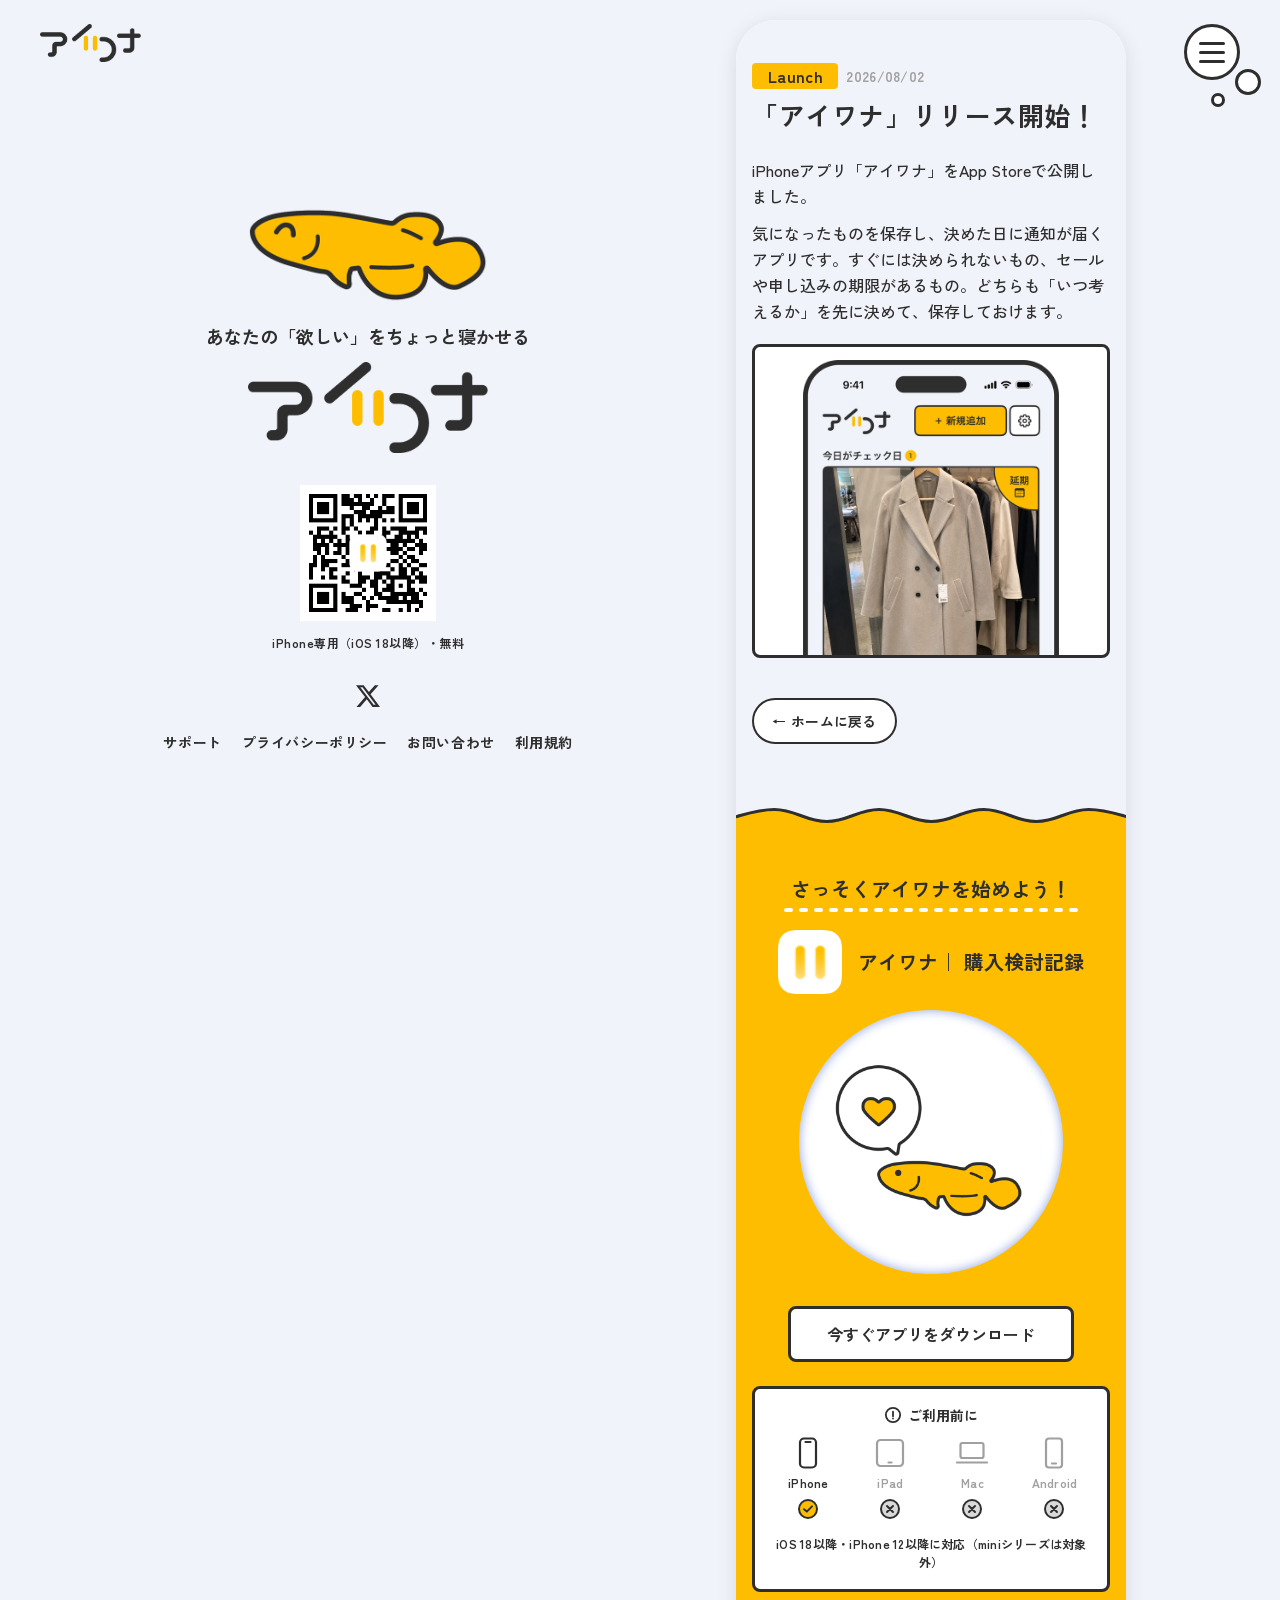
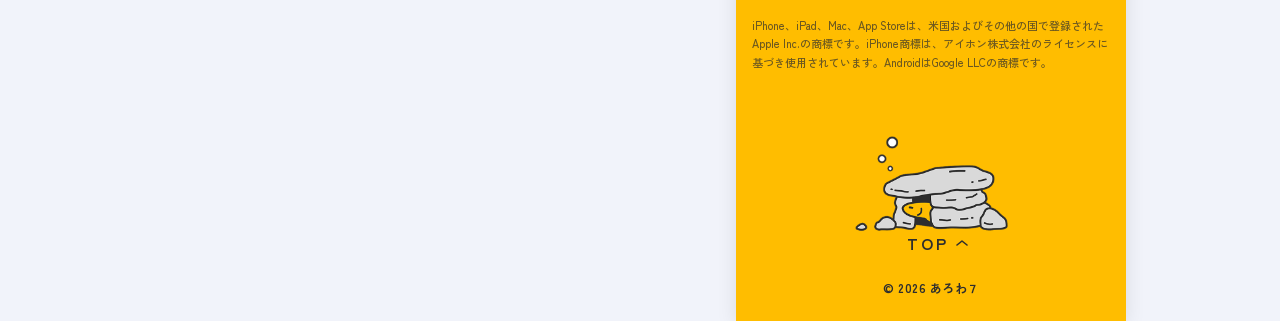
<file: news-launch.html>
<!doctype html>
<html lang="ja">
<head>
<meta charset="utf-8">
<meta name="viewport" content="width=device-width, initial-scale=1">
<title>「アイワナ」リリース開始！｜アイワナ公式サイト</title>
<meta name="version" content="v3.51 2026-11-09">
<meta name="description" content="iPhoneアプリ「アイワナ」をApp Storeで公開しました。">
<!-- OGP v3.45：SNSやチャットにURLを貼ったときのカード。公開版：og:url と og:image は GitHub Pages のURL。画像は img/ogp.png（1200×630・案B＝魚＋コピー＋ロゴ） -->
<meta property="og:type" content="website">
<meta property="og:site_name" content="アイワナ公式サイト">
<meta property="og:locale" content="ja_JP">
<meta property="og:title" content="「アイワナ」リリース開始！｜アイワナ公式サイト">
<meta property="og:description" content="iPhoneアプリ「アイワナ」をApp Storeで公開しました。">
<meta property="og:url" content="https://ch1cq.github.io/Aiwana_web/news-launch.html">
<meta property="og:image" content="https://ch1cq.github.io/Aiwana_web/img/ogp.png">
<meta property="og:image:width" content="1200">
<meta property="og:image:height" content="630">
<meta name="twitter:card" content="summary_large_image">
<link rel="icon" href="img/favicon.ico" sizes="any">
<link rel="icon" type="image/png" sizes="192x192" href="img/app-icon.png">
<link rel="apple-touch-icon" href="img/app-icon.png">
<link rel="preconnect" href="https://fonts.googleapis.com">
<link rel="preconnect" href="https://fonts.gstatic.com" crossorigin>
<link href="https://fonts.googleapis.com/css2?family=Zen+Kaku+Gothic+New:wght@500;700;900&amp;display=swap" rel="stylesheet">
<link rel="stylesheet" href="css/style.css?v=3.51">
</head>
<body>
<div class="page">
<!-- ヘッダー（スマホ幅）：白＝ロゴ＋メニュー／黄＝アプリアイコン＋名前＋ダウンロード。出ている方が上へ引っ込んでから次が上から出る -->
<header class="hdr hdr-w on">
 <div class="in hdr-in">
  <a class="hdr-logo" href="index.html" data-goto aria-label="アイワナ公式サイトのトップへ"><img src="img/logo.png" alt="アイワナ"></a>
  <button class="burger" type="button" aria-label="メニューを開く" aria-expanded="false" data-open-menu><span></span><span></span><span></span></button>
 </div>
</header>
<header class="hdr hdr-y" aria-hidden="true">
 <div class="in hdr-in">
  <a class="hdr-app" href="index.html" data-goto tabindex="-1"><img src="img/app-icon.png" alt="">アイワナ</a>
  <a class="hdr-dl" href="https://apps.apple.com/app/id6790331914" tabindex="-1">アプリをダウンロード</a>
 </div>
</header>
<!-- ヘッダー（PC幅・みんなの銀行）：画面の幅いっぱい・背景なし。下へスクロールで隠れ、上へで出る -->
<div class="phdr">
 <a class="phdr-logo" href="index.html" data-goto aria-label="アイワナ公式サイトのトップへ"><img src="img/logo.png" alt="アイワナ"></a>
 <button class="burger phdr-burger" type="button" aria-label="メニューを開く" aria-expanded="false" data-open-menu><span></span><span></span><span></span><i class="bub"></i></button> <!-- v3.37：丸の周りに泡3つ（::before・::after・i.bub） -->
</div>
<div class="layout">
<!-- 左（PC幅だけ）v3.28〜：ADAYの構成。画面に固定した面に、魚（その場でふよふよ・口から泡）・キャッチコピー・ロゴ・QR。下にFOLLOW US -->
<aside class="side" aria-label="アイワナについて">
 <div class="side-stack">
  <div class="hero">
   <div class="hero-fish fy"><img src="img/bg-arowana-1.png" alt="" width="519" height="204"><i class="hero-bub"></i><i class="hero-bub"></i><i class="hero-bub"></i></div>
   <p class="hero-copy">あなたの「欲しい」をちょっと寝かせる</p>
   <img class="hero-logo" src="img/logo.png" alt="アイワナ" width="302" height="114">
   <img class="hero-qr" src="img/qr-appstore.png" alt="App Storeのアイワナのページを開くQRコード" width="400" height="400">
   <p class="hero-note">iPhone専用（iOS 18以降）・無料</p>
  </div>
  <a class="hero-x" href="https://x.com/aiwana_app" aria-label="公式X（@aiwana_app）"><svg aria-hidden="true" width="20" height="20" viewBox="0 0 16 16"><path d="M12.6 .75h2.454L9.694 6.892 16 15.25h-4.937L7.196 10.18 2.771 15.25H.316l5.733-6.57L0 .75h5.063l3.495 4.633L12.6.75Zm-.86 13.028h1.36L4.323 2.145H2.865l8.875 11.633Z" fill="currentColor"></path></svg></a>
  <nav class="hero-links" aria-label="サポートと規約"><a href="support.html" data-goto>サポート</a><a href="privacy.html" data-goto>プライバシーポリシー</a><a href="https://docs.google.com/forms/d/e/1FAIpQLSeYzxMm0aLARxkDsGyXCwRQ1I5td704eaObtqfq3ke3TdoxKg/viewform">お問い合わせ</a><a href="terms.html" data-goto>利用規約</a></nav>
 </div>
</aside>
<main class="col">

<article class="art">
 <div class="in rv" style="display: flex; flex-direction: column">
<p class="art-meta"><span class="news-tag">Launch</span><span class="news-date">2026/08/02</span></p>
   <h1>「アイワナ」リリース開始！</h1>
    <p class="lead-p">iPhoneアプリ「アイワナ」をApp Storeで公開しました。</p>
    <p>気になったものを保存し、決めた日に通知が届くアプリです。すぐには決められないもの、セールや申し込みの期限があるもの。どちらも「いつ考えるか」を先に決めて、保存しておけます。</p>
    <figure class="art-fig"><img src="img/kv-phone-home.webp" alt="アイワナのホーム画面"></figure>
  <a class="pill-link art-back" href="index.html" data-goto>← ホームに戻る</a>
 </div>
</article>

<div class="sep" aria-hidden="true" style="background: #f1f3fa"><svg class="wave" viewBox="14 0 390 24" preserveAspectRatio="none" width="100%" height="24"><path d="M0 13.5C0 13.5 31.31 1.5 52.375 1.5C73.44 1.5 83.69 13.5 104.75 13.5C125.81 13.5 136.06 1.5 157.125 1.5C178.19 1.5 188.44 13.5 209.5 13.5C230.56 13.5 240.81 1.5 261.875 1.5C282.94 1.5 293.19 13.5 314.25 13.5C335.31 13.5 345.56 1.5 366.625 1.5C387.69 1.5 419 13.5 419 13.5 V24 H0 Z" fill="#ffbd00"></path><path d="M0 13.5C0 13.5 31.31 1.5 52.375 1.5C73.44 1.5 83.69 13.5 104.75 13.5C125.81 13.5 136.06 1.5 157.125 1.5C178.19 1.5 188.44 13.5 209.5 13.5C230.56 13.5 240.81 1.5 261.875 1.5C282.94 1.5 293.19 13.5 314.25 13.5C335.31 13.5 345.56 1.5 366.625 1.5C387.69 1.5 419 13.5 419 13.5" fill="none" stroke="#2e2e2e" stroke-width="3" vector-effect="non-scaling-stroke"></path></svg></div>
<!-- Download -->
<section id="download" class="sec dl-sec">
 <div class="in rv">
  <div class="dl-head">
   <h2 class="dl-title">さっそくアイワナを始めよう！</h2>
   <svg aria-hidden="true" width="295" height="4" viewBox="0 0 295 4" style="margin-top: 2px; max-width: 100%"><line x1="2" y1="2" x2="293" y2="2" stroke="#ffffff" stroke-width="4" stroke-dasharray="5 10" stroke-linecap="round"></line></svg>
  </div>
  <div class="dl-app">
   <img src="img/app-icon.png" alt="アイワナのアプリアイコン">
   <p>アイワナ｜ 購入検討記録</p>
  </div>
  <img class="dl-mascot" src="img/mascot-heart.webp" alt="ハートの吹き出しとアロワナのマスコット">
  <div class="dl-cta">
   <a href="https://apps.apple.com/app/id6790331914" class="dl-btn">今すぐアプリをダウンロード</a>
  </div>
  <div class="notice">
   <p class="notice-h"><svg aria-hidden="true" width="18" height="18" viewBox="0 0 24 24" fill="none" stroke="#2e2e2e" stroke-width="2.4" stroke-linecap="round" style="flex: none"><circle cx="12" cy="12" r="9.5"></circle><path d="M12 7.5v6M12 16.6v.1"></path></svg>ご利用前に</p>
     <ul class="dev-row" aria-label="対応機種">
      <li class="ok"><svg aria-hidden="true" width="36" height="36" viewBox="0 0 36 36" fill="none" stroke="#2e2e2e" stroke-width="2.2" stroke-linecap="round" stroke-linejoin="round"><rect x="10" y="3.5" width="16" height="29" rx="4" fill="#ffffff"></rect><path d="M15.5 7h5"></path></svg><span>iPhone</span><svg class="mk" aria-label="対応" width="20" height="20" viewBox="0 0 20 20"><circle cx="10" cy="10" r="9" fill="#ffbd00" stroke="#2e2e2e" stroke-width="2"></circle><path d="M6 10.2l2.8 2.4L14 7.4" fill="none" stroke="#2e2e2e" stroke-width="2" stroke-linecap="round" stroke-linejoin="round"></path></svg></li>
      <li class="ng"><svg aria-hidden="true" width="36" height="36" viewBox="0 0 36 36" fill="none" stroke="#2e2e2e" stroke-width="2.2" stroke-linecap="round" stroke-linejoin="round"><rect x="5" y="5" width="26" height="26" rx="3.5"></rect><path d="M16.5 27.5h3"></path></svg><span>iPad</span><svg class="mk" aria-label="非対応" width="20" height="20" viewBox="0 0 20 20"><circle cx="10" cy="10" r="9" fill="#d9d9d9" stroke="#2e2e2e" stroke-width="2"></circle><path d="M7 7l6 6M13 7l-6 6" stroke="#2e2e2e" stroke-width="2" stroke-linecap="round"></path></svg></li>
      <li class="ng"><svg aria-hidden="true" width="36" height="36" viewBox="0 0 36 36" fill="none" stroke="#2e2e2e" stroke-width="2.2" stroke-linecap="round" stroke-linejoin="round"><rect x="6.5" y="8" width="23" height="15" rx="2"></rect><path d="M3 27.5h30"></path></svg><span>Mac</span><svg class="mk" aria-label="非対応" width="20" height="20" viewBox="0 0 20 20"><circle cx="10" cy="10" r="9" fill="#d9d9d9" stroke="#2e2e2e" stroke-width="2"></circle><path d="M7 7l6 6M13 7l-6 6" stroke="#2e2e2e" stroke-width="2" stroke-linecap="round"></path></svg></li>
      <li class="ng"><svg aria-hidden="true" width="36" height="36" viewBox="0 0 36 36" fill="none" stroke="#2e2e2e" stroke-width="2.2" stroke-linecap="round" stroke-linejoin="round"><rect x="10" y="3.5" width="16" height="29" rx="3"></rect><path d="M16 28.5h4"></path></svg><span>Android</span><svg class="mk" aria-label="非対応" width="20" height="20" viewBox="0 0 20 20"><circle cx="10" cy="10" r="9" fill="#d9d9d9" stroke="#2e2e2e" stroke-width="2"></circle><path d="M7 7l6 6M13 7l-6 6" stroke="#2e2e2e" stroke-width="2" stroke-linecap="round"></path></svg></li>
     </ul>
     <p class="notice-s">iOS 18以降・iPhone 12以降に対応（miniシリーズは対象外）</p>
  </div>
 </div>
 <!-- PC幅だけ v3.33〜：黒いフッターの代わり。商標の注記 → 岩＋TOP（スマホ幅と同じひとまとまり・中央）→ ©。下は余裕を持って空ける：v3.34 -->
 <div class="pc-end">
  <p class="legal">iPhone、iPad、Mac、App Storeは、米国およびその他の国で登録されたApple Inc.の商標です。iPhone商標は、アイホン株式会社のライセンスに基づき使用されています。AndroidはGoogle LLCの商標です。</p>
  <a class="pc-top" href="#top" aria-label="ページの先頭へ戻る"><img src="img/to-top-rock.webp" alt="" width="495" height="312"><span>TOP<svg aria-hidden="true" width="12" height="6" viewBox="0 0 12 6" fill="none"><path d="M1 5l5-4 5 4" stroke="currentColor" stroke-width="1.6" stroke-linecap="round" stroke-linejoin="round"></path></svg></span></a>
  <p class="copy">© 2026 あろわ７</p>
 </div>
</section>

</main>
<!-- 右（PC幅だけ）：ダウンロード用QR -->
<aside class="side right" aria-label="ダウンロード">
 <div class="side-stack">
  <p class="bubble">DOWNLOAD</p>
  <div class="side-card" style="padding: 20px 20px 22px; display: flex; flex-direction: column; align-items: center; gap: 12px">
   <img src="img/qr-appstore.png" alt="App Storeのアイワナのページを開くQRコード" style="width: 136px; height: 136px">
   <p style="margin: 0; font-size: 13px; font-weight: 700; line-height: 1.6; text-align: center">iPhoneのカメラで<br>読み取ってください</p>
   <a class="dl-btn" href="https://apps.apple.com/app/id6790331914" style="width: 100%; height: 48px; font-size: 14px">App Storeで見る</a>
   <p style="margin: 0; font-size: 12px; font-weight: 700; line-height: 1.6; text-align: center">iPhone専用（iOS 18以降）・無料<br><span style="font-weight: 500">iPad・Mac・Androidには非対応</span></p>
  </div>
 </div>
</aside>
<footer class="foot">
   <a class="to-top" href="index.html" data-goto aria-label="ページの先頭へ戻る"><img src="img/to-top-rock.webp" alt=""><span>TOP<svg aria-hidden="true" width="12" height="6" viewBox="0 0 12 6" fill="none"><path d="M1 5l5-4 5 4" stroke="#ffffff" stroke-width="1.6" stroke-linecap="round" stroke-linejoin="round"></path></svg></span></a>
   <!-- アプリ名＋2列（確定） -->
   <div class="in fv-a">
    <div class="fa-brand"><img src="img/app-icon.png" alt=""><div><p class="fa-name">アイワナ｜購入検討記録</p><p class="fa-sub">iPhone専用（iOS 18以降）・無料</p></div></div>
    <nav class="fa-links" aria-label="サポートと規約"><a href="support.html" data-goto>サポート<svg aria-hidden="true" width="16" height="16" viewBox="0 0 24 24" fill="none" stroke="#ffffff" stroke-width="2.6" stroke-linecap="round" stroke-linejoin="round" style="flex: none"><path d="M9 5l7 7-7 7"></path></svg></a><a href="privacy.html" data-goto>プライバシーポリシー<svg aria-hidden="true" width="16" height="16" viewBox="0 0 24 24" fill="none" stroke="#ffffff" stroke-width="2.6" stroke-linecap="round" stroke-linejoin="round" style="flex: none"><path d="M9 5l7 7-7 7"></path></svg></a><a href="https://docs.google.com/forms/d/e/1FAIpQLSeYzxMm0aLARxkDsGyXCwRQ1I5td704eaObtqfq3ke3TdoxKg/viewform">お問い合わせ<svg aria-hidden="true" width="16" height="16" viewBox="0 0 24 24" fill="none" stroke="#ffffff" stroke-width="2.6" stroke-linecap="round" stroke-linejoin="round" style="flex: none"><path d="M9 5l7 7-7 7"></path></svg></a><a href="terms.html" data-goto>利用規約<svg aria-hidden="true" width="16" height="16" viewBox="0 0 24 24" fill="none" stroke="#ffffff" stroke-width="2.6" stroke-linecap="round" stroke-linejoin="round" style="flex: none"><path d="M9 5l7 7-7 7"></path></svg></a></nav>
    <a class="fa-x" href="https://x.com/aiwana_app"><svg aria-hidden="true" width="16" height="16" viewBox="0 0 16 16" style="flex: none"><path d="M12.6 .75h2.454L9.694 6.892 16 15.25h-4.937L7.196 10.18 2.771 15.25H.316l5.733-6.57L0 .75h5.063l3.495 4.633L12.6.75Zm-.86 13.028h1.36L4.323 2.145H2.865l8.875 11.633Z" fill="currentColor"></path></svg>@aiwana_app</a>
    <p class="legal">iPhone、iPad、Mac、App Storeは、米国およびその他の国で登録されたApple Inc.の商標です。iPhone商標は、アイホン株式会社のライセンスに基づき使用されています。AndroidはGoogle LLCの商標です。</p><p class="copy">© 2026 あろわ７</p>
   </div>
  </footer>
</div>

<!-- メニュー（スマホ幅）v3.19：ご主人様の Figma「iPhone 13 & 14 - 23」（290:1348）。ヘッダーの下から黄色い面が降りて画面を埋める。三本線は×になる。中でスクロールしない（低い画面では詰める。それでも収まらないときだけ中がスクロール） -->
<div class="mnu" role="dialog" aria-modal="true" aria-label="メニュー" aria-hidden="true">
    <button class="mnu-base" type="button" aria-label="メニューを閉じる" data-close-menu tabindex="-1"></button>
    <div class="mnu-sheet">
     <div class="mnu-body">
      <nav class="mnu-nav" aria-label="ページ内メニュー"><a href="index.html" data-goto><span class="eyebrow"><i></i>Top</span><span class="mnu-ja">ホーム</span></a><a href="index.html#about" data-goto><span class="eyebrow"><i></i>About</span><span class="mnu-ja">アイワナってどんなアプリ？</span></a><a href="index.html#features" data-goto><span class="eyebrow"><i></i>Feature</span><span class="mnu-ja">アイワナでできること</span></a><a href="index.html#usecases" data-goto><span class="eyebrow"><i></i>Case</span><span class="mnu-ja">例えばこんな使い方</span></a><a href="index.html#security" data-goto><span class="eyebrow"><i></i>Security</span><span class="mnu-ja">アイワナの安心設計</span></a><a href="index.html#news" data-goto><span class="eyebrow"><i></i>News</span><span class="mnu-ja">最新情報</span></a></nav>
      <nav class="mnu-sub" aria-label="サポートと規約"><a href="support.html" data-goto>サポート<svg aria-hidden="true" width="6" height="12" viewBox="0 0 6 12" fill="none" style="flex: none"><path d="M1 1l4 5-4 5" stroke="#2e2e2e" stroke-width="1.5" stroke-linecap="round" stroke-linejoin="round"></path></svg></a><a href="privacy.html" data-goto>プライバシーポリシー<svg aria-hidden="true" width="6" height="12" viewBox="0 0 6 12" fill="none" style="flex: none"><path d="M1 1l4 5-4 5" stroke="#2e2e2e" stroke-width="1.5" stroke-linecap="round" stroke-linejoin="round"></path></svg></a><a href="https://docs.google.com/forms/d/e/1FAIpQLSeYzxMm0aLARxkDsGyXCwRQ1I5td704eaObtqfq3ke3TdoxKg/viewform">お問い合わせ<svg aria-hidden="true" width="6" height="12" viewBox="0 0 6 12" fill="none" style="flex: none"><path d="M1 1l4 5-4 5" stroke="#2e2e2e" stroke-width="1.5" stroke-linecap="round" stroke-linejoin="round"></path></svg></a><a href="terms.html" data-goto>利用規約<svg aria-hidden="true" width="6" height="12" viewBox="0 0 6 12" fill="none" style="flex: none"><path d="M1 1l4 5-4 5" stroke="#2e2e2e" stroke-width="1.5" stroke-linecap="round" stroke-linejoin="round"></path></svg></a></nav>
      <a class="dl-btn mnu-dl" href="https://apps.apple.com/app/id6790331914">アプリをダウンロード</a>
     </div>
     <svg class="mnu-hem" viewBox="14 0 390 24" preserveAspectRatio="none" aria-hidden="true"><path d="M0 13.5C0 13.5 31.31 1.5 52.375 1.5C73.44 1.5 83.69 13.5 104.75 13.5C125.81 13.5 136.06 1.5 157.125 1.5C178.19 1.5 188.44 13.5 209.5 13.5C230.56 13.5 240.81 1.5 261.875 1.5C282.94 1.5 293.19 13.5 314.25 13.5C335.31 13.5 345.56 1.5 366.625 1.5C387.69 1.5 419 13.5 419 13.5 L419 0 L0 0 Z" fill="#ffbd00"></path><path d="M0 13.5C0 13.5 31.31 1.5 52.375 1.5C73.44 1.5 83.69 13.5 104.75 13.5C125.81 13.5 136.06 1.5 157.125 1.5C178.19 1.5 188.44 13.5 209.5 13.5C230.56 13.5 240.81 1.5 261.875 1.5C282.94 1.5 293.19 13.5 314.25 13.5C335.31 13.5 345.56 1.5 366.625 1.5C387.69 1.5 419 13.5 419 13.5" fill="none" stroke="#2e2e2e" stroke-width="3" vector-effect="non-scaling-stroke"></path></svg>
     <svg class="mnu-hem mnu-hem-v" viewBox="0 0 24 1676" preserveAspectRatio="xMinYMin slice" aria-hidden="true"><g transform="translate(24 0) rotate(90)"><path d="M0 13.5 C0.00 13.5 31.31 1.5 52.375 1.5 C73.44 1.5 83.69 13.5 104.75 13.5 C125.81 13.5 136.06 1.5 157.125 1.5 C178.19 1.5 188.44 13.5 209.50 13.5 C230.56 13.5 240.81 1.5 261.875 1.5 C282.94 1.5 293.19 13.5 314.25 13.5 C335.31 13.5 345.56 1.5 366.625 1.5 C387.69 1.5 397.94 13.5 419.00 13.5 C440.06 13.5 450.31 1.5 471.375 1.5 C492.44 1.5 502.69 13.5 523.75 13.5 C544.81 13.5 555.06 1.5 576.125 1.5 C597.19 1.5 607.44 13.5 628.50 13.5 C649.56 13.5 659.81 1.5 680.875 1.5 C701.94 1.5 712.19 13.5 733.25 13.5 C754.31 13.5 764.56 1.5 785.625 1.5 C806.69 1.5 816.94 13.5 838.00 13.5 C859.06 13.5 869.31 1.5 890.375 1.5 C911.44 1.5 921.69 13.5 942.75 13.5 C963.81 13.5 974.06 1.5 995.125 1.5 C1016.19 1.5 1026.44 13.5 1047.50 13.5 C1068.56 13.5 1078.81 1.5 1099.875 1.5 C1120.94 1.5 1131.19 13.5 1152.25 13.5 C1173.31 13.5 1183.56 1.5 1204.625 1.5 C1225.69 1.5 1235.94 13.5 1257.00 13.5 C1278.06 13.5 1288.31 1.5 1309.375 1.5 C1330.44 1.5 1340.69 13.5 1361.75 13.5 C1382.81 13.5 1393.06 1.5 1414.125 1.5 C1435.19 1.5 1445.44 13.5 1466.50 13.5 C1487.56 13.5 1497.81 1.5 1518.875 1.5 C1539.94 1.5 1550.19 13.5 1571.25 13.5 C1592.31 13.5 1602.56 1.5 1623.625 1.5 C1644.69 1.5 1654.94 13.5 1676.00 13.5 L1676 0 L0 0 Z" fill="#ffbd00"></path><path d="M0 13.5 C0.00 13.5 31.31 1.5 52.375 1.5 C73.44 1.5 83.69 13.5 104.75 13.5 C125.81 13.5 136.06 1.5 157.125 1.5 C178.19 1.5 188.44 13.5 209.50 13.5 C230.56 13.5 240.81 1.5 261.875 1.5 C282.94 1.5 293.19 13.5 314.25 13.5 C335.31 13.5 345.56 1.5 366.625 1.5 C387.69 1.5 397.94 13.5 419.00 13.5 C440.06 13.5 450.31 1.5 471.375 1.5 C492.44 1.5 502.69 13.5 523.75 13.5 C544.81 13.5 555.06 1.5 576.125 1.5 C597.19 1.5 607.44 13.5 628.50 13.5 C649.56 13.5 659.81 1.5 680.875 1.5 C701.94 1.5 712.19 13.5 733.25 13.5 C754.31 13.5 764.56 1.5 785.625 1.5 C806.69 1.5 816.94 13.5 838.00 13.5 C859.06 13.5 869.31 1.5 890.375 1.5 C911.44 1.5 921.69 13.5 942.75 13.5 C963.81 13.5 974.06 1.5 995.125 1.5 C1016.19 1.5 1026.44 13.5 1047.50 13.5 C1068.56 13.5 1078.81 1.5 1099.875 1.5 C1120.94 1.5 1131.19 13.5 1152.25 13.5 C1173.31 13.5 1183.56 1.5 1204.625 1.5 C1225.69 1.5 1235.94 13.5 1257.00 13.5 C1278.06 13.5 1288.31 1.5 1309.375 1.5 C1330.44 1.5 1340.69 13.5 1361.75 13.5 C1382.81 13.5 1393.06 1.5 1414.125 1.5 C1435.19 1.5 1445.44 13.5 1466.50 13.5 C1487.56 13.5 1497.81 1.5 1518.875 1.5 C1539.94 1.5 1550.19 13.5 1571.25 13.5 C1592.31 13.5 1602.56 1.5 1623.625 1.5 C1644.69 1.5 1654.94 13.5 1676.00 13.5" fill="none" stroke="#2e2e2e" stroke-width="3" vector-effect="non-scaling-stroke"></path></g></svg>
    </div>
</div>
<script src="js/main.js?v=3.51"></script>
</body>
</html>
</file>
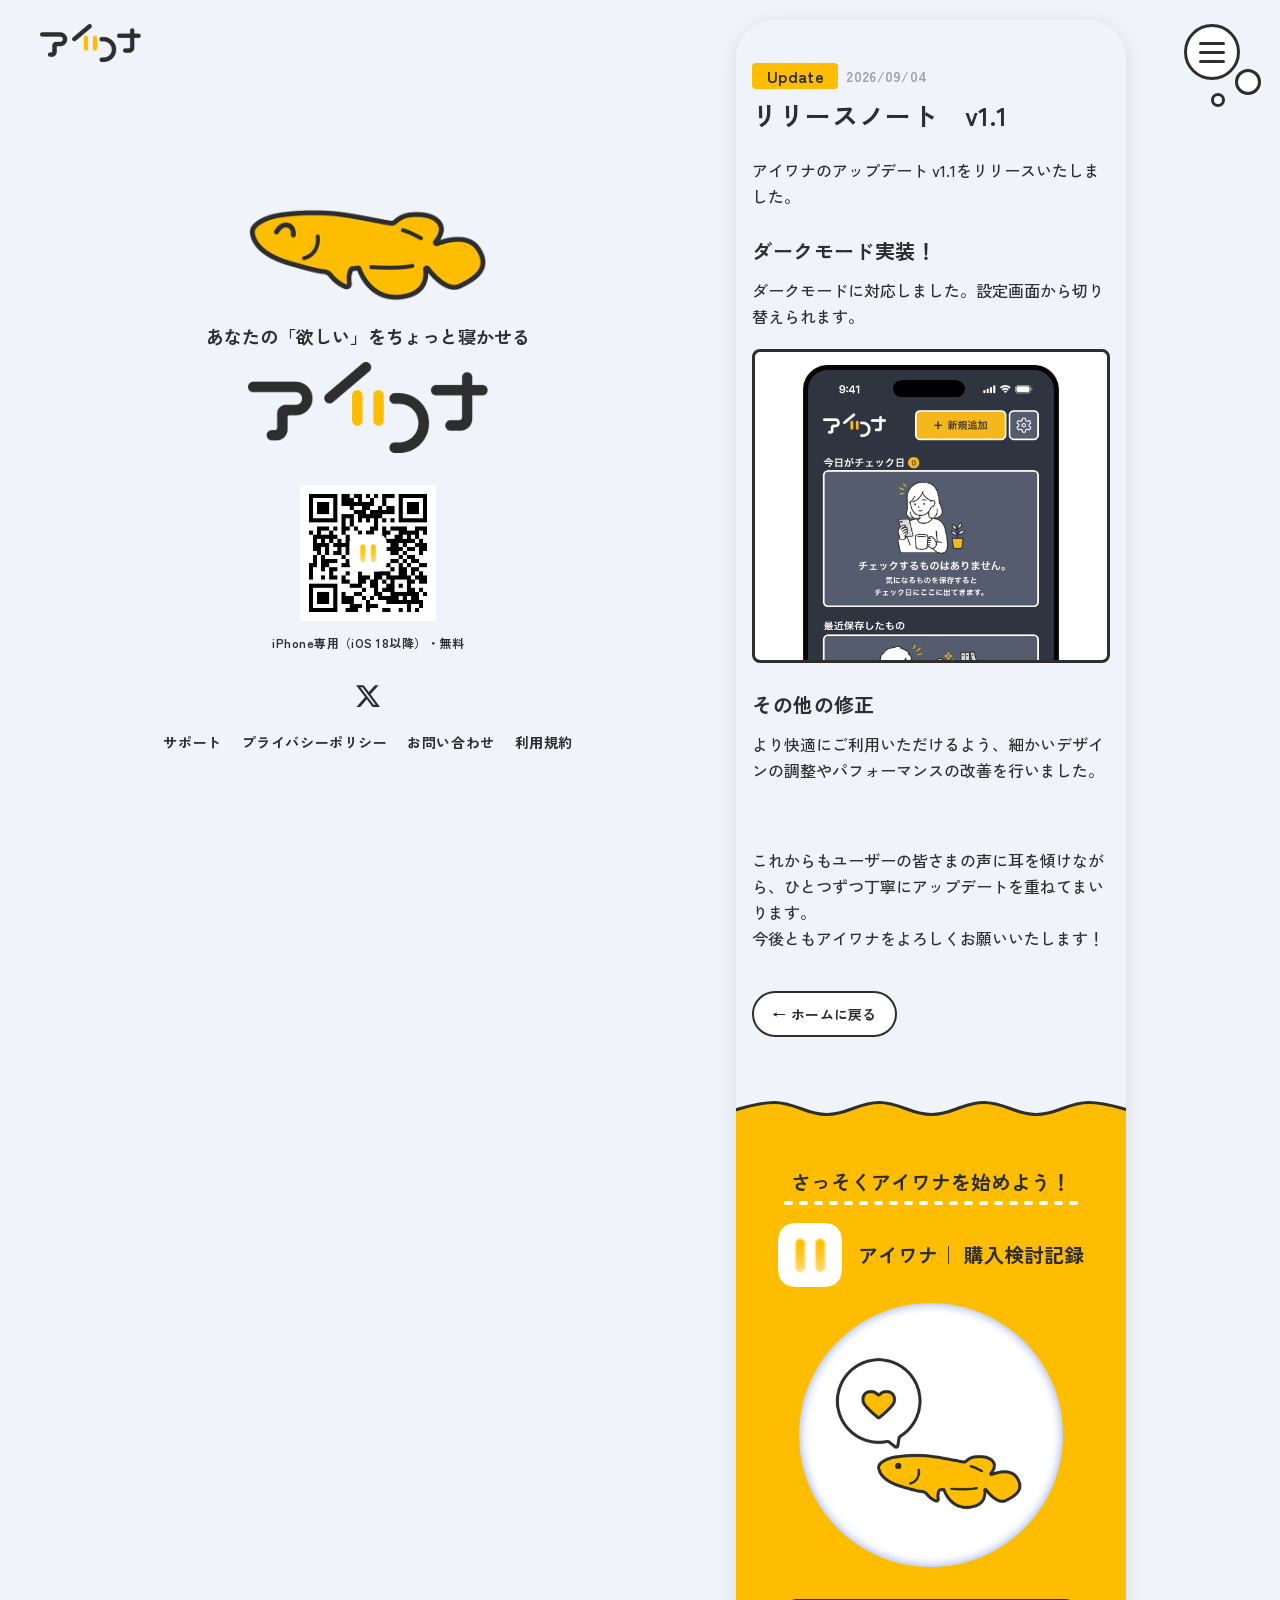
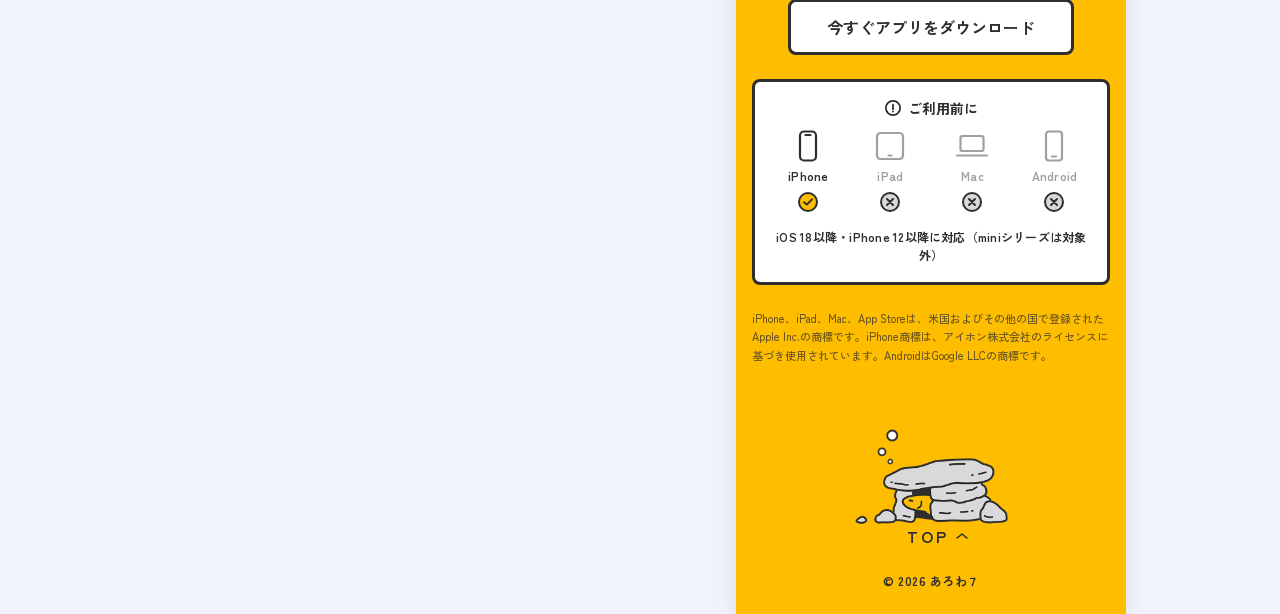
<file: news-v11.html>
<!doctype html>
<html lang="ja">
<head>
<meta charset="utf-8">
<meta name="viewport" content="width=device-width, initial-scale=1">
<title>リリースノート v1.1｜アイワナ公式サイト</title>
<meta name="version" content="v3.51 2026-11-09">
<meta name="description" content="アイワナ v1.1 のリリースノート。ダークモードに対応しました。">
<!-- OGP v3.45：SNSやチャットにURLを貼ったときのカード。公開版：og:url と og:image は GitHub Pages のURL。画像は img/ogp.png（1200×630・案B＝魚＋コピー＋ロゴ） -->
<meta property="og:type" content="website">
<meta property="og:site_name" content="アイワナ公式サイト">
<meta property="og:locale" content="ja_JP">
<meta property="og:title" content="リリースノート v1.1｜アイワナ公式サイト">
<meta property="og:description" content="アイワナ v1.1 のリリースノート。ダークモードに対応しました。">
<meta property="og:url" content="https://ch1cq.github.io/Aiwana_web/news-v11.html">
<meta property="og:image" content="https://ch1cq.github.io/Aiwana_web/img/ogp.png">
<meta property="og:image:width" content="1200">
<meta property="og:image:height" content="630">
<meta name="twitter:card" content="summary_large_image">
<link rel="icon" href="img/favicon.ico" sizes="any">
<link rel="icon" type="image/png" sizes="192x192" href="img/app-icon.png">
<link rel="apple-touch-icon" href="img/app-icon.png">
<link rel="preconnect" href="https://fonts.googleapis.com">
<link rel="preconnect" href="https://fonts.gstatic.com" crossorigin>
<link href="https://fonts.googleapis.com/css2?family=Zen+Kaku+Gothic+New:wght@500;700;900&amp;display=swap" rel="stylesheet">
<link rel="stylesheet" href="css/style.css?v=3.51">
</head>
<body>
<div class="page">
<!-- ヘッダー（スマホ幅）：白＝ロゴ＋メニュー／黄＝アプリアイコン＋名前＋ダウンロード。出ている方が上へ引っ込んでから次が上から出る -->
<header class="hdr hdr-w on">
 <div class="in hdr-in">
  <a class="hdr-logo" href="index.html" data-goto aria-label="アイワナ公式サイトのトップへ"><img src="img/logo.png" alt="アイワナ"></a>
  <button class="burger" type="button" aria-label="メニューを開く" aria-expanded="false" data-open-menu><span></span><span></span><span></span></button>
 </div>
</header>
<header class="hdr hdr-y" aria-hidden="true">
 <div class="in hdr-in">
  <a class="hdr-app" href="index.html" data-goto tabindex="-1"><img src="img/app-icon.png" alt="">アイワナ</a>
  <a class="hdr-dl" href="https://apps.apple.com/app/id6790331914" tabindex="-1">アプリをダウンロード</a>
 </div>
</header>
<!-- ヘッダー（PC幅・みんなの銀行）：画面の幅いっぱい・背景なし。下へスクロールで隠れ、上へで出る -->
<div class="phdr">
 <a class="phdr-logo" href="index.html" data-goto aria-label="アイワナ公式サイトのトップへ"><img src="img/logo.png" alt="アイワナ"></a>
 <button class="burger phdr-burger" type="button" aria-label="メニューを開く" aria-expanded="false" data-open-menu><span></span><span></span><span></span><i class="bub"></i></button> <!-- v3.37：丸の周りに泡3つ（::before・::after・i.bub） -->
</div>
<div class="layout">
<!-- 左（PC幅だけ）v3.28〜：ADAYの構成。画面に固定した面に、魚（その場でふよふよ・口から泡）・キャッチコピー・ロゴ・QR。下にFOLLOW US -->
<aside class="side" aria-label="アイワナについて">
 <div class="side-stack">
  <div class="hero">
   <div class="hero-fish fy"><img src="img/bg-arowana-1.png" alt="" width="519" height="204"><i class="hero-bub"></i><i class="hero-bub"></i><i class="hero-bub"></i></div>
   <p class="hero-copy">あなたの「欲しい」をちょっと寝かせる</p>
   <img class="hero-logo" src="img/logo.png" alt="アイワナ" width="302" height="114">
   <img class="hero-qr" src="img/qr-appstore.png" alt="App Storeのアイワナのページを開くQRコード" width="400" height="400">
   <p class="hero-note">iPhone専用（iOS 18以降）・無料</p>
  </div>
  <a class="hero-x" href="https://x.com/aiwana_app" aria-label="公式X（@aiwana_app）"><svg aria-hidden="true" width="20" height="20" viewBox="0 0 16 16"><path d="M12.6 .75h2.454L9.694 6.892 16 15.25h-4.937L7.196 10.18 2.771 15.25H.316l5.733-6.57L0 .75h5.063l3.495 4.633L12.6.75Zm-.86 13.028h1.36L4.323 2.145H2.865l8.875 11.633Z" fill="currentColor"></path></svg></a>
  <nav class="hero-links" aria-label="サポートと規約"><a href="support.html" data-goto>サポート</a><a href="privacy.html" data-goto>プライバシーポリシー</a><a href="https://docs.google.com/forms/d/e/1FAIpQLSeYzxMm0aLARxkDsGyXCwRQ1I5td704eaObtqfq3ke3TdoxKg/viewform">お問い合わせ</a><a href="terms.html" data-goto>利用規約</a></nav>
 </div>
</aside>
<main class="col">

<article class="art">
 <div class="in rv" style="display: flex; flex-direction: column">
<p class="art-meta"><span class="news-tag">Update</span><span class="news-date">2026/09/04</span></p>
   <h1>リリースノート　v1.1</h1>
    <p class="lead-p">アイワナのアップデート v1.1をリリースいたしました。</p>
    <h2>ダークモード実装！</h2>
    <p>ダークモードに対応しました。設定画面から切り替えられます。</p>
    <figure class="art-fig"><img src="img/news-v11-dark-home.webp" alt="ダークモードのアイワナのホーム画面"></figure>
    <h2>その他の修正</h2>
    <p>より快適にご利用いただけるよう、細かいデザインの調整やパフォーマンスの改善を行いました。</p>
    <p class="end-p">これからもユーザーの皆さまの声に耳を傾けながら、ひとつずつ丁寧にアップデートを重ねてまいります。<br>今後ともアイワナをよろしくお願いいたします！</p>
  <a class="pill-link art-back" href="index.html" data-goto>← ホームに戻る</a>
 </div>
</article>

<div class="sep" aria-hidden="true" style="background: #f1f3fa"><svg class="wave" viewBox="14 0 390 24" preserveAspectRatio="none" width="100%" height="24"><path d="M0 13.5C0 13.5 31.31 1.5 52.375 1.5C73.44 1.5 83.69 13.5 104.75 13.5C125.81 13.5 136.06 1.5 157.125 1.5C178.19 1.5 188.44 13.5 209.5 13.5C230.56 13.5 240.81 1.5 261.875 1.5C282.94 1.5 293.19 13.5 314.25 13.5C335.31 13.5 345.56 1.5 366.625 1.5C387.69 1.5 419 13.5 419 13.5 V24 H0 Z" fill="#ffbd00"></path><path d="M0 13.5C0 13.5 31.31 1.5 52.375 1.5C73.44 1.5 83.69 13.5 104.75 13.5C125.81 13.5 136.06 1.5 157.125 1.5C178.19 1.5 188.44 13.5 209.5 13.5C230.56 13.5 240.81 1.5 261.875 1.5C282.94 1.5 293.19 13.5 314.25 13.5C335.31 13.5 345.56 1.5 366.625 1.5C387.69 1.5 419 13.5 419 13.5" fill="none" stroke="#2e2e2e" stroke-width="3" vector-effect="non-scaling-stroke"></path></svg></div>
<!-- Download -->
<section id="download" class="sec dl-sec">
 <div class="in rv">
  <div class="dl-head">
   <h2 class="dl-title">さっそくアイワナを始めよう！</h2>
   <svg aria-hidden="true" width="295" height="4" viewBox="0 0 295 4" style="margin-top: 2px; max-width: 100%"><line x1="2" y1="2" x2="293" y2="2" stroke="#ffffff" stroke-width="4" stroke-dasharray="5 10" stroke-linecap="round"></line></svg>
  </div>
  <div class="dl-app">
   <img src="img/app-icon.png" alt="アイワナのアプリアイコン">
   <p>アイワナ｜ 購入検討記録</p>
  </div>
  <img class="dl-mascot" src="img/mascot-heart.webp" alt="ハートの吹き出しとアロワナのマスコット">
  <div class="dl-cta">
   <a href="https://apps.apple.com/app/id6790331914" class="dl-btn">今すぐアプリをダウンロード</a>
  </div>
  <div class="notice">
   <p class="notice-h"><svg aria-hidden="true" width="18" height="18" viewBox="0 0 24 24" fill="none" stroke="#2e2e2e" stroke-width="2.4" stroke-linecap="round" style="flex: none"><circle cx="12" cy="12" r="9.5"></circle><path d="M12 7.5v6M12 16.6v.1"></path></svg>ご利用前に</p>
     <ul class="dev-row" aria-label="対応機種">
      <li class="ok"><svg aria-hidden="true" width="36" height="36" viewBox="0 0 36 36" fill="none" stroke="#2e2e2e" stroke-width="2.2" stroke-linecap="round" stroke-linejoin="round"><rect x="10" y="3.5" width="16" height="29" rx="4" fill="#ffffff"></rect><path d="M15.5 7h5"></path></svg><span>iPhone</span><svg class="mk" aria-label="対応" width="20" height="20" viewBox="0 0 20 20"><circle cx="10" cy="10" r="9" fill="#ffbd00" stroke="#2e2e2e" stroke-width="2"></circle><path d="M6 10.2l2.8 2.4L14 7.4" fill="none" stroke="#2e2e2e" stroke-width="2" stroke-linecap="round" stroke-linejoin="round"></path></svg></li>
      <li class="ng"><svg aria-hidden="true" width="36" height="36" viewBox="0 0 36 36" fill="none" stroke="#2e2e2e" stroke-width="2.2" stroke-linecap="round" stroke-linejoin="round"><rect x="5" y="5" width="26" height="26" rx="3.5"></rect><path d="M16.5 27.5h3"></path></svg><span>iPad</span><svg class="mk" aria-label="非対応" width="20" height="20" viewBox="0 0 20 20"><circle cx="10" cy="10" r="9" fill="#d9d9d9" stroke="#2e2e2e" stroke-width="2"></circle><path d="M7 7l6 6M13 7l-6 6" stroke="#2e2e2e" stroke-width="2" stroke-linecap="round"></path></svg></li>
      <li class="ng"><svg aria-hidden="true" width="36" height="36" viewBox="0 0 36 36" fill="none" stroke="#2e2e2e" stroke-width="2.2" stroke-linecap="round" stroke-linejoin="round"><rect x="6.5" y="8" width="23" height="15" rx="2"></rect><path d="M3 27.5h30"></path></svg><span>Mac</span><svg class="mk" aria-label="非対応" width="20" height="20" viewBox="0 0 20 20"><circle cx="10" cy="10" r="9" fill="#d9d9d9" stroke="#2e2e2e" stroke-width="2"></circle><path d="M7 7l6 6M13 7l-6 6" stroke="#2e2e2e" stroke-width="2" stroke-linecap="round"></path></svg></li>
      <li class="ng"><svg aria-hidden="true" width="36" height="36" viewBox="0 0 36 36" fill="none" stroke="#2e2e2e" stroke-width="2.2" stroke-linecap="round" stroke-linejoin="round"><rect x="10" y="3.5" width="16" height="29" rx="3"></rect><path d="M16 28.5h4"></path></svg><span>Android</span><svg class="mk" aria-label="非対応" width="20" height="20" viewBox="0 0 20 20"><circle cx="10" cy="10" r="9" fill="#d9d9d9" stroke="#2e2e2e" stroke-width="2"></circle><path d="M7 7l6 6M13 7l-6 6" stroke="#2e2e2e" stroke-width="2" stroke-linecap="round"></path></svg></li>
     </ul>
     <p class="notice-s">iOS 18以降・iPhone 12以降に対応（miniシリーズは対象外）</p>
  </div>
 </div>
 <!-- PC幅だけ v3.33〜：黒いフッターの代わり。商標の注記 → 岩＋TOP（スマホ幅と同じひとまとまり・中央）→ ©。下は余裕を持って空ける：v3.34 -->
 <div class="pc-end">
  <p class="legal">iPhone、iPad、Mac、App Storeは、米国およびその他の国で登録されたApple Inc.の商標です。iPhone商標は、アイホン株式会社のライセンスに基づき使用されています。AndroidはGoogle LLCの商標です。</p>
  <a class="pc-top" href="#top" aria-label="ページの先頭へ戻る"><img src="img/to-top-rock.webp" alt="" width="495" height="312"><span>TOP<svg aria-hidden="true" width="12" height="6" viewBox="0 0 12 6" fill="none"><path d="M1 5l5-4 5 4" stroke="currentColor" stroke-width="1.6" stroke-linecap="round" stroke-linejoin="round"></path></svg></span></a>
  <p class="copy">© 2026 あろわ７</p>
 </div>
</section>

</main>
<!-- 右（PC幅だけ）：ダウンロード用QR -->
<aside class="side right" aria-label="ダウンロード">
 <div class="side-stack">
  <p class="bubble">DOWNLOAD</p>
  <div class="side-card" style="padding: 20px 20px 22px; display: flex; flex-direction: column; align-items: center; gap: 12px">
   <img src="img/qr-appstore.png" alt="App Storeのアイワナのページを開くQRコード" style="width: 136px; height: 136px">
   <p style="margin: 0; font-size: 13px; font-weight: 700; line-height: 1.6; text-align: center">iPhoneのカメラで<br>読み取ってください</p>
   <a class="dl-btn" href="https://apps.apple.com/app/id6790331914" style="width: 100%; height: 48px; font-size: 14px">App Storeで見る</a>
   <p style="margin: 0; font-size: 12px; font-weight: 700; line-height: 1.6; text-align: center">iPhone専用（iOS 18以降）・無料<br><span style="font-weight: 500">iPad・Mac・Androidには非対応</span></p>
  </div>
 </div>
</aside>
<footer class="foot">
   <a class="to-top" href="index.html" data-goto aria-label="ページの先頭へ戻る"><img src="img/to-top-rock.webp" alt=""><span>TOP<svg aria-hidden="true" width="12" height="6" viewBox="0 0 12 6" fill="none"><path d="M1 5l5-4 5 4" stroke="#ffffff" stroke-width="1.6" stroke-linecap="round" stroke-linejoin="round"></path></svg></span></a>
   <!-- アプリ名＋2列（確定） -->
   <div class="in fv-a">
    <div class="fa-brand"><img src="img/app-icon.png" alt=""><div><p class="fa-name">アイワナ｜購入検討記録</p><p class="fa-sub">iPhone専用（iOS 18以降）・無料</p></div></div>
    <nav class="fa-links" aria-label="サポートと規約"><a href="support.html" data-goto>サポート<svg aria-hidden="true" width="16" height="16" viewBox="0 0 24 24" fill="none" stroke="#ffffff" stroke-width="2.6" stroke-linecap="round" stroke-linejoin="round" style="flex: none"><path d="M9 5l7 7-7 7"></path></svg></a><a href="privacy.html" data-goto>プライバシーポリシー<svg aria-hidden="true" width="16" height="16" viewBox="0 0 24 24" fill="none" stroke="#ffffff" stroke-width="2.6" stroke-linecap="round" stroke-linejoin="round" style="flex: none"><path d="M9 5l7 7-7 7"></path></svg></a><a href="https://docs.google.com/forms/d/e/1FAIpQLSeYzxMm0aLARxkDsGyXCwRQ1I5td704eaObtqfq3ke3TdoxKg/viewform">お問い合わせ<svg aria-hidden="true" width="16" height="16" viewBox="0 0 24 24" fill="none" stroke="#ffffff" stroke-width="2.6" stroke-linecap="round" stroke-linejoin="round" style="flex: none"><path d="M9 5l7 7-7 7"></path></svg></a><a href="terms.html" data-goto>利用規約<svg aria-hidden="true" width="16" height="16" viewBox="0 0 24 24" fill="none" stroke="#ffffff" stroke-width="2.6" stroke-linecap="round" stroke-linejoin="round" style="flex: none"><path d="M9 5l7 7-7 7"></path></svg></a></nav>
    <a class="fa-x" href="https://x.com/aiwana_app"><svg aria-hidden="true" width="16" height="16" viewBox="0 0 16 16" style="flex: none"><path d="M12.6 .75h2.454L9.694 6.892 16 15.25h-4.937L7.196 10.18 2.771 15.25H.316l5.733-6.57L0 .75h5.063l3.495 4.633L12.6.75Zm-.86 13.028h1.36L4.323 2.145H2.865l8.875 11.633Z" fill="currentColor"></path></svg>@aiwana_app</a>
    <p class="legal">iPhone、iPad、Mac、App Storeは、米国およびその他の国で登録されたApple Inc.の商標です。iPhone商標は、アイホン株式会社のライセンスに基づき使用されています。AndroidはGoogle LLCの商標です。</p><p class="copy">© 2026 あろわ７</p>
   </div>
  </footer>
</div>

<!-- メニュー（スマホ幅）v3.19：ご主人様の Figma「iPhone 13 & 14 - 23」（290:1348）。ヘッダーの下から黄色い面が降りて画面を埋める。三本線は×になる。中でスクロールしない（低い画面では詰める。それでも収まらないときだけ中がスクロール） -->
<div class="mnu" role="dialog" aria-modal="true" aria-label="メニュー" aria-hidden="true">
    <button class="mnu-base" type="button" aria-label="メニューを閉じる" data-close-menu tabindex="-1"></button>
    <div class="mnu-sheet">
     <div class="mnu-body">
      <nav class="mnu-nav" aria-label="ページ内メニュー"><a href="index.html" data-goto><span class="eyebrow"><i></i>Top</span><span class="mnu-ja">ホーム</span></a><a href="index.html#about" data-goto><span class="eyebrow"><i></i>About</span><span class="mnu-ja">アイワナってどんなアプリ？</span></a><a href="index.html#features" data-goto><span class="eyebrow"><i></i>Feature</span><span class="mnu-ja">アイワナでできること</span></a><a href="index.html#usecases" data-goto><span class="eyebrow"><i></i>Case</span><span class="mnu-ja">例えばこんな使い方</span></a><a href="index.html#security" data-goto><span class="eyebrow"><i></i>Security</span><span class="mnu-ja">アイワナの安心設計</span></a><a href="index.html#news" data-goto><span class="eyebrow"><i></i>News</span><span class="mnu-ja">最新情報</span></a></nav>
      <nav class="mnu-sub" aria-label="サポートと規約"><a href="support.html" data-goto>サポート<svg aria-hidden="true" width="6" height="12" viewBox="0 0 6 12" fill="none" style="flex: none"><path d="M1 1l4 5-4 5" stroke="#2e2e2e" stroke-width="1.5" stroke-linecap="round" stroke-linejoin="round"></path></svg></a><a href="privacy.html" data-goto>プライバシーポリシー<svg aria-hidden="true" width="6" height="12" viewBox="0 0 6 12" fill="none" style="flex: none"><path d="M1 1l4 5-4 5" stroke="#2e2e2e" stroke-width="1.5" stroke-linecap="round" stroke-linejoin="round"></path></svg></a><a href="https://docs.google.com/forms/d/e/1FAIpQLSeYzxMm0aLARxkDsGyXCwRQ1I5td704eaObtqfq3ke3TdoxKg/viewform">お問い合わせ<svg aria-hidden="true" width="6" height="12" viewBox="0 0 6 12" fill="none" style="flex: none"><path d="M1 1l4 5-4 5" stroke="#2e2e2e" stroke-width="1.5" stroke-linecap="round" stroke-linejoin="round"></path></svg></a><a href="terms.html" data-goto>利用規約<svg aria-hidden="true" width="6" height="12" viewBox="0 0 6 12" fill="none" style="flex: none"><path d="M1 1l4 5-4 5" stroke="#2e2e2e" stroke-width="1.5" stroke-linecap="round" stroke-linejoin="round"></path></svg></a></nav>
      <a class="dl-btn mnu-dl" href="https://apps.apple.com/app/id6790331914">アプリをダウンロード</a>
     </div>
     <svg class="mnu-hem" viewBox="14 0 390 24" preserveAspectRatio="none" aria-hidden="true"><path d="M0 13.5C0 13.5 31.31 1.5 52.375 1.5C73.44 1.5 83.69 13.5 104.75 13.5C125.81 13.5 136.06 1.5 157.125 1.5C178.19 1.5 188.44 13.5 209.5 13.5C230.56 13.5 240.81 1.5 261.875 1.5C282.94 1.5 293.19 13.5 314.25 13.5C335.31 13.5 345.56 1.5 366.625 1.5C387.69 1.5 419 13.5 419 13.5 L419 0 L0 0 Z" fill="#ffbd00"></path><path d="M0 13.5C0 13.5 31.31 1.5 52.375 1.5C73.44 1.5 83.69 13.5 104.75 13.5C125.81 13.5 136.06 1.5 157.125 1.5C178.19 1.5 188.44 13.5 209.5 13.5C230.56 13.5 240.81 1.5 261.875 1.5C282.94 1.5 293.19 13.5 314.25 13.5C335.31 13.5 345.56 1.5 366.625 1.5C387.69 1.5 419 13.5 419 13.5" fill="none" stroke="#2e2e2e" stroke-width="3" vector-effect="non-scaling-stroke"></path></svg>
     <svg class="mnu-hem mnu-hem-v" viewBox="0 0 24 1676" preserveAspectRatio="xMinYMin slice" aria-hidden="true"><g transform="translate(24 0) rotate(90)"><path d="M0 13.5 C0.00 13.5 31.31 1.5 52.375 1.5 C73.44 1.5 83.69 13.5 104.75 13.5 C125.81 13.5 136.06 1.5 157.125 1.5 C178.19 1.5 188.44 13.5 209.50 13.5 C230.56 13.5 240.81 1.5 261.875 1.5 C282.94 1.5 293.19 13.5 314.25 13.5 C335.31 13.5 345.56 1.5 366.625 1.5 C387.69 1.5 397.94 13.5 419.00 13.5 C440.06 13.5 450.31 1.5 471.375 1.5 C492.44 1.5 502.69 13.5 523.75 13.5 C544.81 13.5 555.06 1.5 576.125 1.5 C597.19 1.5 607.44 13.5 628.50 13.5 C649.56 13.5 659.81 1.5 680.875 1.5 C701.94 1.5 712.19 13.5 733.25 13.5 C754.31 13.5 764.56 1.5 785.625 1.5 C806.69 1.5 816.94 13.5 838.00 13.5 C859.06 13.5 869.31 1.5 890.375 1.5 C911.44 1.5 921.69 13.5 942.75 13.5 C963.81 13.5 974.06 1.5 995.125 1.5 C1016.19 1.5 1026.44 13.5 1047.50 13.5 C1068.56 13.5 1078.81 1.5 1099.875 1.5 C1120.94 1.5 1131.19 13.5 1152.25 13.5 C1173.31 13.5 1183.56 1.5 1204.625 1.5 C1225.69 1.5 1235.94 13.5 1257.00 13.5 C1278.06 13.5 1288.31 1.5 1309.375 1.5 C1330.44 1.5 1340.69 13.5 1361.75 13.5 C1382.81 13.5 1393.06 1.5 1414.125 1.5 C1435.19 1.5 1445.44 13.5 1466.50 13.5 C1487.56 13.5 1497.81 1.5 1518.875 1.5 C1539.94 1.5 1550.19 13.5 1571.25 13.5 C1592.31 13.5 1602.56 1.5 1623.625 1.5 C1644.69 1.5 1654.94 13.5 1676.00 13.5 L1676 0 L0 0 Z" fill="#ffbd00"></path><path d="M0 13.5 C0.00 13.5 31.31 1.5 52.375 1.5 C73.44 1.5 83.69 13.5 104.75 13.5 C125.81 13.5 136.06 1.5 157.125 1.5 C178.19 1.5 188.44 13.5 209.50 13.5 C230.56 13.5 240.81 1.5 261.875 1.5 C282.94 1.5 293.19 13.5 314.25 13.5 C335.31 13.5 345.56 1.5 366.625 1.5 C387.69 1.5 397.94 13.5 419.00 13.5 C440.06 13.5 450.31 1.5 471.375 1.5 C492.44 1.5 502.69 13.5 523.75 13.5 C544.81 13.5 555.06 1.5 576.125 1.5 C597.19 1.5 607.44 13.5 628.50 13.5 C649.56 13.5 659.81 1.5 680.875 1.5 C701.94 1.5 712.19 13.5 733.25 13.5 C754.31 13.5 764.56 1.5 785.625 1.5 C806.69 1.5 816.94 13.5 838.00 13.5 C859.06 13.5 869.31 1.5 890.375 1.5 C911.44 1.5 921.69 13.5 942.75 13.5 C963.81 13.5 974.06 1.5 995.125 1.5 C1016.19 1.5 1026.44 13.5 1047.50 13.5 C1068.56 13.5 1078.81 1.5 1099.875 1.5 C1120.94 1.5 1131.19 13.5 1152.25 13.5 C1173.31 13.5 1183.56 1.5 1204.625 1.5 C1225.69 1.5 1235.94 13.5 1257.00 13.5 C1278.06 13.5 1288.31 1.5 1309.375 1.5 C1330.44 1.5 1340.69 13.5 1361.75 13.5 C1382.81 13.5 1393.06 1.5 1414.125 1.5 C1435.19 1.5 1445.44 13.5 1466.50 13.5 C1487.56 13.5 1497.81 1.5 1518.875 1.5 C1539.94 1.5 1550.19 13.5 1571.25 13.5 C1592.31 13.5 1602.56 1.5 1623.625 1.5 C1644.69 1.5 1654.94 13.5 1676.00 13.5" fill="none" stroke="#2e2e2e" stroke-width="3" vector-effect="non-scaling-stroke"></path></g></svg>
    </div>
</div>
<script src="js/main.js?v=3.51"></script>
</body>
</html>
</file>
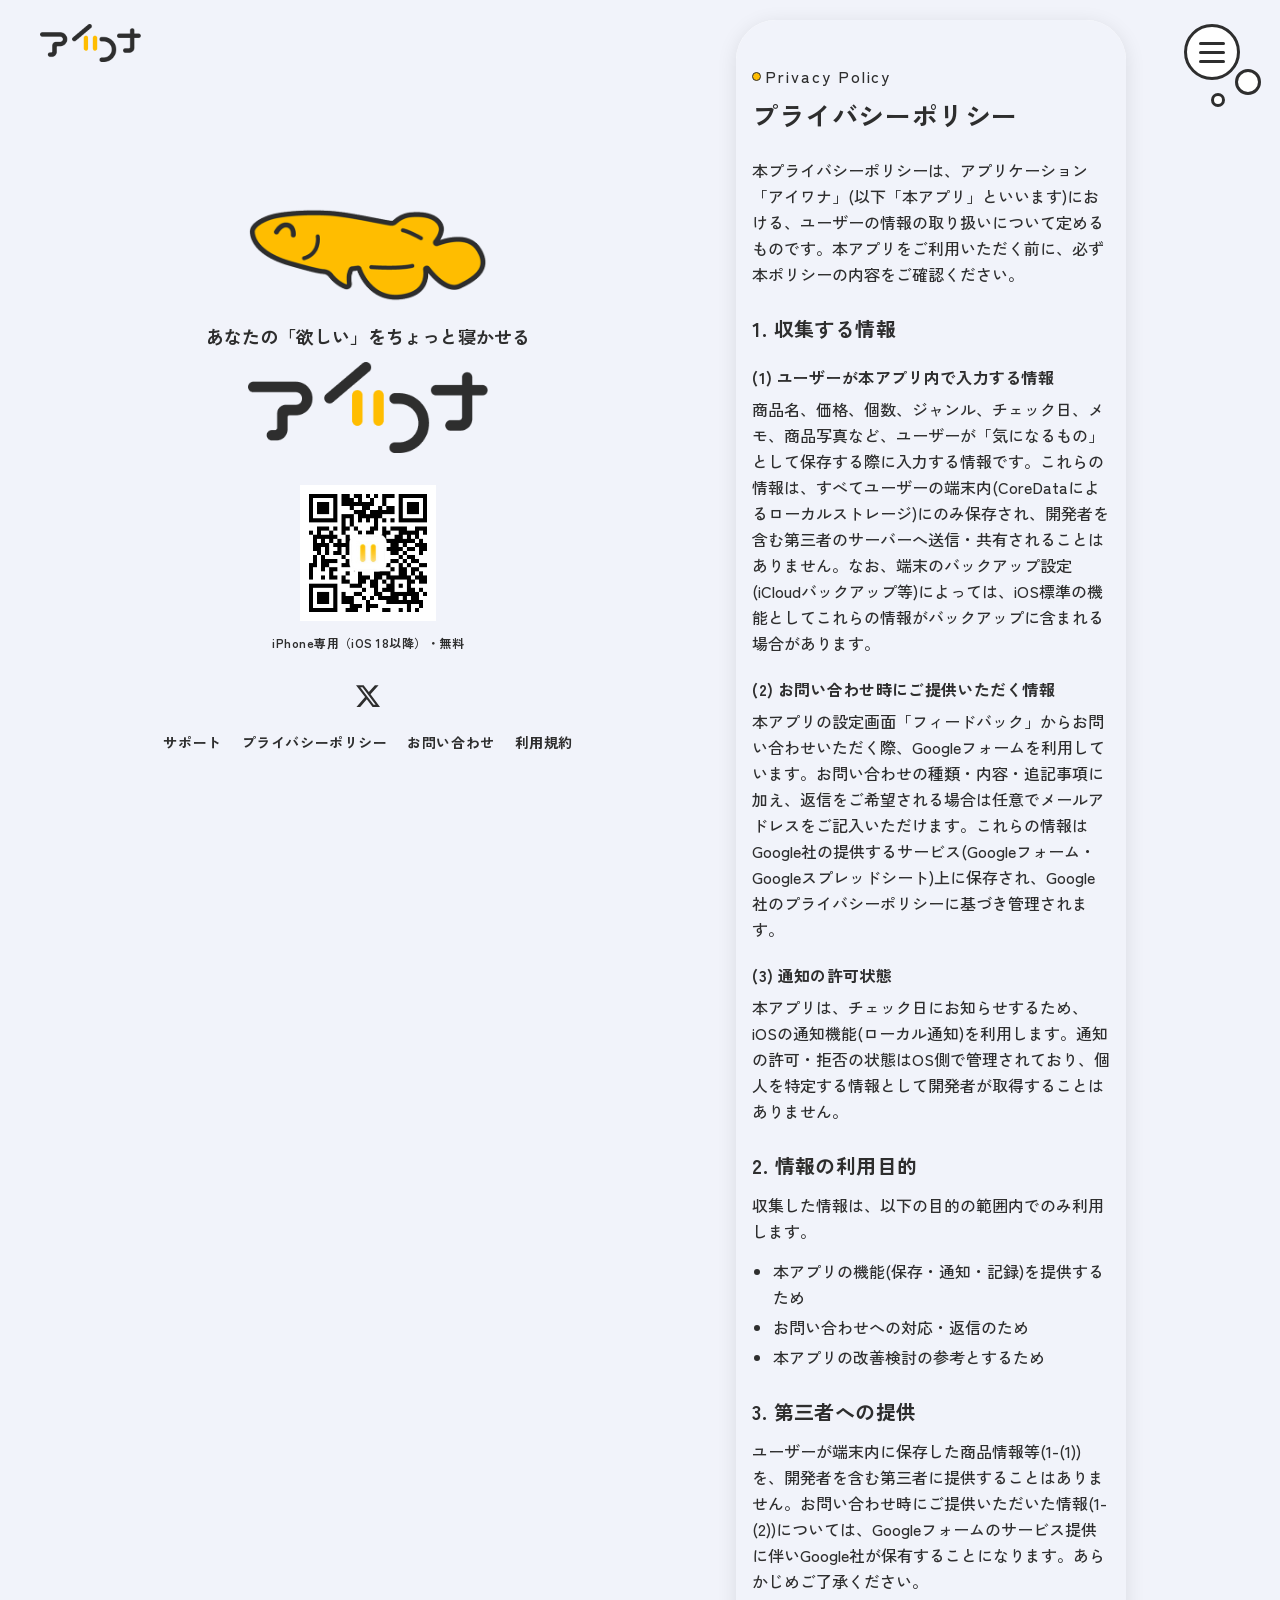
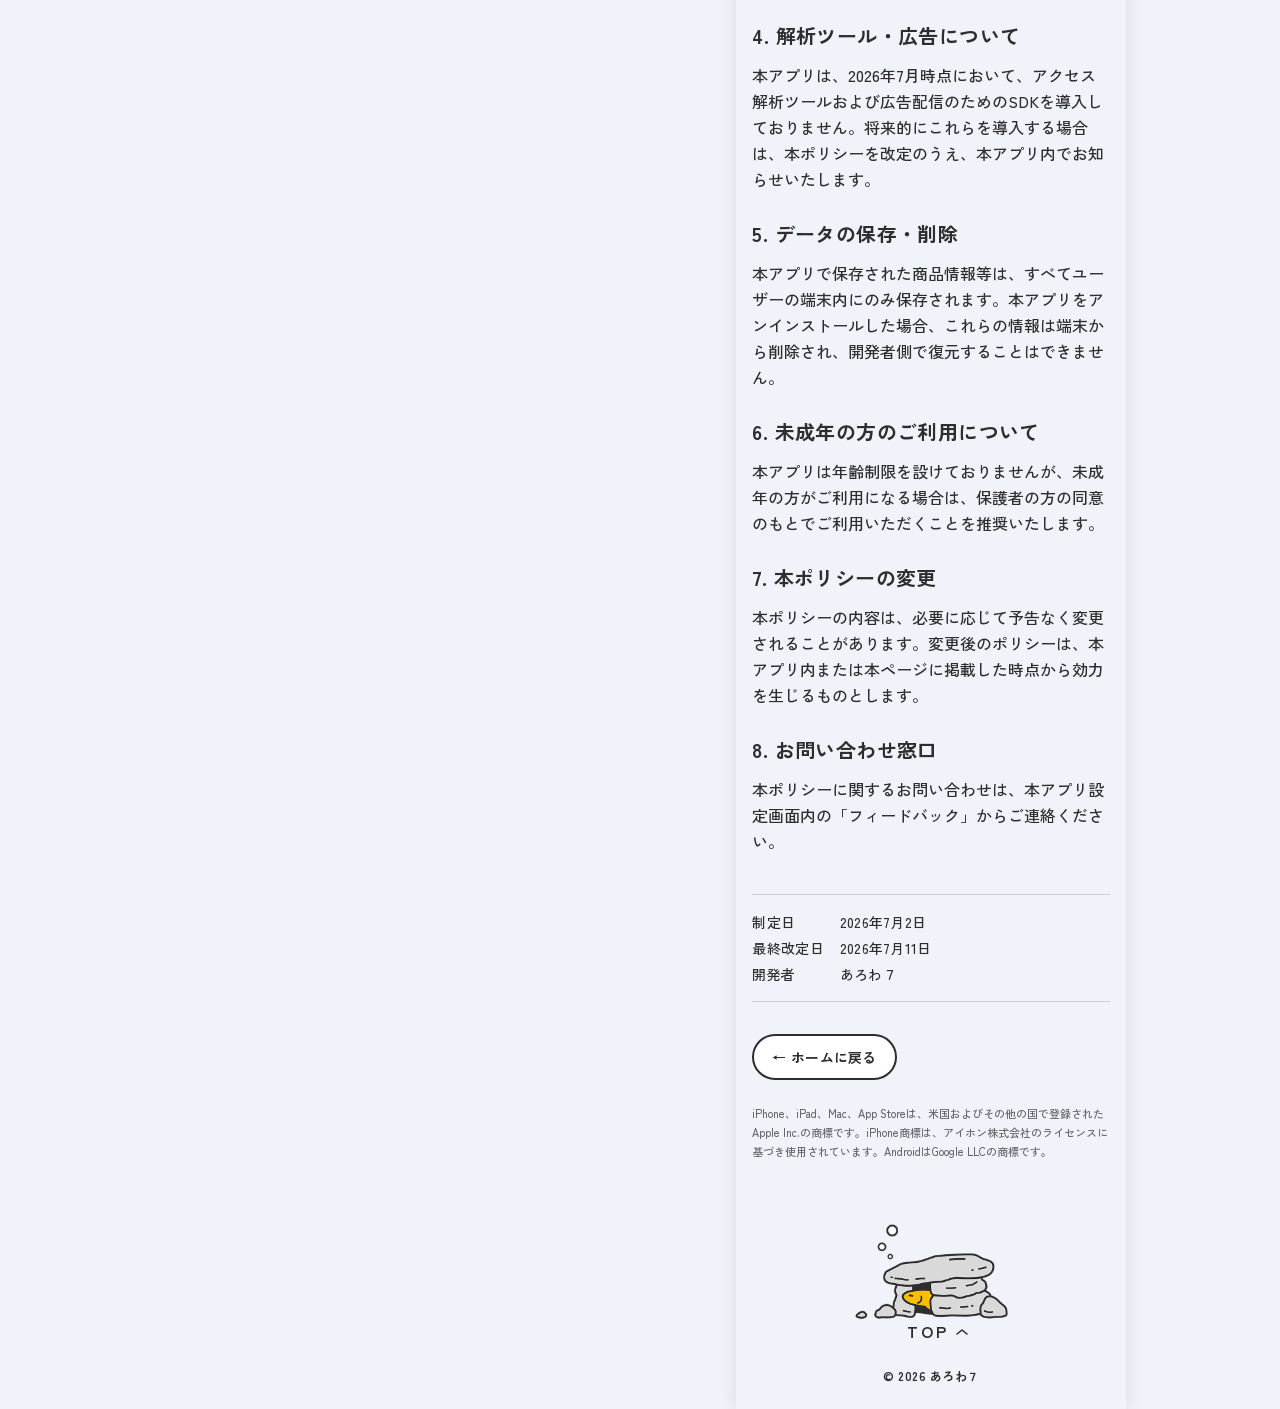
<file: privacy.html>
<!doctype html>
<html lang="ja">
<head>
<meta charset="utf-8">
<meta name="viewport" content="width=device-width, initial-scale=1">
<title>プライバシーポリシー｜アイワナ公式サイト</title>
<meta name="version" content="v3.51 2026-11-09">
<meta name="description" content="iPhoneアプリ「アイワナ」のプライバシーポリシー。">
<!-- OGP v3.45：SNSやチャットにURLを貼ったときのカード。公開版：og:url と og:image は GitHub Pages のURL。画像は img/ogp.png（1200×630・案B＝魚＋コピー＋ロゴ） -->
<meta property="og:type" content="website">
<meta property="og:site_name" content="アイワナ公式サイト">
<meta property="og:locale" content="ja_JP">
<meta property="og:title" content="プライバシーポリシー｜アイワナ公式サイト">
<meta property="og:description" content="iPhoneアプリ「アイワナ」のプライバシーポリシー。">
<meta property="og:url" content="https://ch1cq.github.io/Aiwana_web/privacy.html">
<meta property="og:image" content="https://ch1cq.github.io/Aiwana_web/img/ogp.png">
<meta property="og:image:width" content="1200">
<meta property="og:image:height" content="630">
<meta name="twitter:card" content="summary_large_image">
<link rel="icon" href="img/favicon.ico" sizes="any">
<link rel="icon" type="image/png" sizes="192x192" href="img/app-icon.png">
<link rel="apple-touch-icon" href="img/app-icon.png">
<link rel="preconnect" href="https://fonts.googleapis.com">
<link rel="preconnect" href="https://fonts.gstatic.com" crossorigin>
<link href="https://fonts.googleapis.com/css2?family=Zen+Kaku+Gothic+New:wght@500;700;900&amp;display=swap" rel="stylesheet">
<link rel="stylesheet" href="css/style.css?v=3.51">
</head>
<body>
<div class="page no-yhdr">
<!-- ヘッダー（スマホ幅）：白＝ロゴ＋メニュー／黄＝アプリアイコン＋名前＋ダウンロード。出ている方が上へ引っ込んでから次が上から出る -->
<header class="hdr hdr-w on">
 <div class="in hdr-in">
  <a class="hdr-logo" href="index.html" data-goto aria-label="アイワナ公式サイトのトップへ"><img src="img/logo.png" alt="アイワナ"></a>
  <button class="burger" type="button" aria-label="メニューを開く" aria-expanded="false" data-open-menu><span></span><span></span><span></span></button>
 </div>
</header>
<header class="hdr hdr-y" aria-hidden="true">
 <div class="in hdr-in">
  <a class="hdr-app" href="index.html" data-goto tabindex="-1"><img src="img/app-icon.png" alt="">アイワナ</a>
  <a class="hdr-dl" href="https://apps.apple.com/app/id6790331914" tabindex="-1">アプリをダウンロード</a>
 </div>
</header>
<!-- ヘッダー（PC幅・みんなの銀行）：画面の幅いっぱい・背景なし。下へスクロールで隠れ、上へで出る -->
<div class="phdr">
 <a class="phdr-logo" href="index.html" data-goto aria-label="アイワナ公式サイトのトップへ"><img src="img/logo.png" alt="アイワナ"></a>
 <button class="burger phdr-burger" type="button" aria-label="メニューを開く" aria-expanded="false" data-open-menu><span></span><span></span><span></span><i class="bub"></i></button> <!-- v3.37：丸の周りに泡3つ（::before・::after・i.bub） -->
</div>
<div class="layout">
<!-- 左（PC幅だけ）v3.28〜：ADAYの構成。画面に固定した面に、魚（その場でふよふよ・口から泡）・キャッチコピー・ロゴ・QR。下にFOLLOW US -->
<aside class="side" aria-label="アイワナについて">
 <div class="side-stack">
  <div class="hero">
   <div class="hero-fish fy"><img src="img/bg-arowana-1.png" alt="" width="519" height="204"><i class="hero-bub"></i><i class="hero-bub"></i><i class="hero-bub"></i></div>
   <p class="hero-copy">あなたの「欲しい」をちょっと寝かせる</p>
   <img class="hero-logo" src="img/logo.png" alt="アイワナ" width="302" height="114">
   <img class="hero-qr" src="img/qr-appstore.png" alt="App Storeのアイワナのページを開くQRコード" width="400" height="400">
   <p class="hero-note">iPhone専用（iOS 18以降）・無料</p>
  </div>
  <a class="hero-x" href="https://x.com/aiwana_app" aria-label="公式X（@aiwana_app）"><svg aria-hidden="true" width="20" height="20" viewBox="0 0 16 16"><path d="M12.6 .75h2.454L9.694 6.892 16 15.25h-4.937L7.196 10.18 2.771 15.25H.316l5.733-6.57L0 .75h5.063l3.495 4.633L12.6.75Zm-.86 13.028h1.36L4.323 2.145H2.865l8.875 11.633Z" fill="currentColor"></path></svg></a>
  <nav class="hero-links" aria-label="サポートと規約"><a href="support.html" data-goto>サポート</a><a href="privacy.html" data-goto>プライバシーポリシー</a><a href="https://docs.google.com/forms/d/e/1FAIpQLSeYzxMm0aLARxkDsGyXCwRQ1I5td704eaObtqfq3ke3TdoxKg/viewform">お問い合わせ</a><a href="terms.html" data-goto>利用規約</a></nav>
 </div>
</aside>
<main class="col">

<article class="art art-end">
 <div class="in rv" style="display: flex; flex-direction: column">
  <p class="eyebrow"><i style="background: #ffbd00"></i>Privacy Policy</p>
   <h1>プライバシーポリシー</h1>
    <p class="lead-p">本プライバシーポリシーは、アプリケーション「アイワナ」(以下「本アプリ」といいます)における、ユーザーの情報の取り扱いについて定めるものです。本アプリをご利用いただく前に、必ず本ポリシーの内容をご確認ください。</p>
    <h2>1. 収集する情報</h2>
    <h3>(1) ユーザーが本アプリ内で入力する情報</h3>
    <p>商品名、価格、個数、ジャンル、チェック日、メモ、商品写真など、ユーザーが「気になるもの」として保存する際に入力する情報です。これらの情報は、すべてユーザーの端末内(CoreDataによるローカルストレージ)にのみ保存され、開発者を含む第三者のサーバーへ送信・共有されることはありません。なお、端末のバックアップ設定(iCloudバックアップ等)によっては、iOS標準の機能としてこれらの情報がバックアップに含まれる場合があります。</p>
    <h3>(2) お問い合わせ時にご提供いただく情報</h3>
    <p>本アプリの設定画面「フィードバック」からお問い合わせいただく際、Googleフォームを利用しています。お問い合わせの種類・内容・追記事項に加え、返信をご希望される場合は任意でメールアドレスをご記入いただけます。これらの情報はGoogle社の提供するサービス(Googleフォーム・Googleスプレッドシート)上に保存され、Google社のプライバシーポリシーに基づき管理されます。</p>
    <h3>(3) 通知の許可状態</h3>
    <p>本アプリは、チェック日にお知らせするため、iOSの通知機能(ローカル通知)を利用します。通知の許可・拒否の状態はOS側で管理されており、個人を特定する情報として開発者が取得することはありません。</p>
    <h2>2. 情報の利用目的</h2>
    <p>収集した情報は、以下の目的の範囲内でのみ利用します。</p>
    <ul>
     <li>本アプリの機能(保存・通知・記録)を提供するため</li>
     <li>お問い合わせへの対応・返信のため</li>
     <li>本アプリの改善検討の参考とするため</li>
    </ul>
    <h2>3. 第三者への提供</h2>
    <p>ユーザーが端末内に保存した商品情報等(1-(1))を、開発者を含む第三者に提供することはありません。お問い合わせ時にご提供いただいた情報(1-(2))については、Googleフォームのサービス提供に伴いGoogle社が保有することになります。あらかじめご了承ください。</p>
    <h2>4. 解析ツール・広告について</h2>
    <p>本アプリは、2026年7月時点において、アクセス解析ツールおよび広告配信のためのSDKを導入しておりません。将来的にこれらを導入する場合は、本ポリシーを改定のうえ、本アプリ内でお知らせいたします。</p>
    <h2>5. データの保存・削除</h2>
    <p>本アプリで保存された商品情報等は、すべてユーザーの端末内にのみ保存されます。本アプリをアンインストールした場合、これらの情報は端末から削除され、開発者側で復元することはできません。</p>
    <h2>6. 未成年の方のご利用について</h2>
    <p>本アプリは年齢制限を設けておりませんが、未成年の方がご利用になる場合は、保護者の方の同意のもとでご利用いただくことを推奨いたします。</p>
    <h2>7. 本ポリシーの変更</h2>
    <p>本ポリシーの内容は、必要に応じて予告なく変更されることがあります。変更後のポリシーは、本アプリ内または本ページに掲載した時点から効力を生じるものとします。</p>
    <h2>8. お問い合わせ窓口</h2>
    <p>本ポリシーに関するお問い合わせは、本アプリ設定画面内の「フィードバック」からご連絡ください。</p>
  <dl class="legal-meta">
   <dt>制定日</dt><dd>2026年7月2日</dd>
   <dt>最終改定日</dt><dd>2026年7月11日</dd>
   <dt>開発者</dt><dd>あろわ７</dd>
  </dl>
  <a class="pill-link art-back" href="index.html" data-goto>← ホームに戻る</a>
 </div>
 <!-- PC幅だけ v3.33〜：黒いフッターの代わり。商標の注記 → 岩＋TOP（スマホ幅と同じひとまとまり・中央）→ ©。下は余裕を持って空ける：v3.34 -->
 <div class="pc-end">
  <p class="legal">iPhone、iPad、Mac、App Storeは、米国およびその他の国で登録されたApple Inc.の商標です。iPhone商標は、アイホン株式会社のライセンスに基づき使用されています。AndroidはGoogle LLCの商標です。</p>
  <a class="pc-top" href="#top" aria-label="ページの先頭へ戻る"><img src="img/to-top-rock.webp" alt="" width="495" height="312"><span>TOP<svg aria-hidden="true" width="12" height="6" viewBox="0 0 12 6" fill="none"><path d="M1 5l5-4 5 4" stroke="currentColor" stroke-width="1.6" stroke-linecap="round" stroke-linejoin="round"></path></svg></span></a>
  <p class="copy">© 2026 あろわ７</p>
 </div>
</article>

</main>
<!-- 右（PC幅だけ）：ダウンロード用QR -->
<aside class="side right" aria-label="ダウンロード">
 <div class="side-stack">
  <p class="bubble">DOWNLOAD</p>
  <div class="side-card" style="padding: 20px 20px 22px; display: flex; flex-direction: column; align-items: center; gap: 12px">
   <img src="img/qr-appstore.png" alt="App Storeのアイワナのページを開くQRコード" style="width: 136px; height: 136px">
   <p style="margin: 0; font-size: 13px; font-weight: 700; line-height: 1.6; text-align: center">iPhoneのカメラで<br>読み取ってください</p>
   <a class="dl-btn" href="https://apps.apple.com/app/id6790331914" style="width: 100%; height: 48px; font-size: 14px">App Storeで見る</a>
   <p style="margin: 0; font-size: 12px; font-weight: 700; line-height: 1.6; text-align: center">iPhone専用（iOS 18以降）・無料<br><span style="font-weight: 500">iPad・Mac・Androidには非対応</span></p>
  </div>
 </div>
</aside>
<footer class="foot">
   <a class="to-top" href="index.html" data-goto aria-label="ページの先頭へ戻る"><img src="img/to-top-rock.webp" alt=""><span>TOP<svg aria-hidden="true" width="12" height="6" viewBox="0 0 12 6" fill="none"><path d="M1 5l5-4 5 4" stroke="#ffffff" stroke-width="1.6" stroke-linecap="round" stroke-linejoin="round"></path></svg></span></a>
   <!-- アプリ名＋2列（確定） -->
   <div class="in fv-a">
    <div class="fa-brand"><img src="img/app-icon.png" alt=""><div><p class="fa-name">アイワナ｜購入検討記録</p><p class="fa-sub">iPhone専用（iOS 18以降）・無料</p></div></div>
    <nav class="fa-links" aria-label="サポートと規約"><a href="support.html" data-goto>サポート<svg aria-hidden="true" width="16" height="16" viewBox="0 0 24 24" fill="none" stroke="#ffffff" stroke-width="2.6" stroke-linecap="round" stroke-linejoin="round" style="flex: none"><path d="M9 5l7 7-7 7"></path></svg></a><a href="privacy.html" data-goto>プライバシーポリシー<svg aria-hidden="true" width="16" height="16" viewBox="0 0 24 24" fill="none" stroke="#ffffff" stroke-width="2.6" stroke-linecap="round" stroke-linejoin="round" style="flex: none"><path d="M9 5l7 7-7 7"></path></svg></a><a href="https://docs.google.com/forms/d/e/1FAIpQLSeYzxMm0aLARxkDsGyXCwRQ1I5td704eaObtqfq3ke3TdoxKg/viewform">お問い合わせ<svg aria-hidden="true" width="16" height="16" viewBox="0 0 24 24" fill="none" stroke="#ffffff" stroke-width="2.6" stroke-linecap="round" stroke-linejoin="round" style="flex: none"><path d="M9 5l7 7-7 7"></path></svg></a><a href="terms.html" data-goto>利用規約<svg aria-hidden="true" width="16" height="16" viewBox="0 0 24 24" fill="none" stroke="#ffffff" stroke-width="2.6" stroke-linecap="round" stroke-linejoin="round" style="flex: none"><path d="M9 5l7 7-7 7"></path></svg></a></nav>
    <a class="fa-x" href="https://x.com/aiwana_app"><svg aria-hidden="true" width="16" height="16" viewBox="0 0 16 16" style="flex: none"><path d="M12.6 .75h2.454L9.694 6.892 16 15.25h-4.937L7.196 10.18 2.771 15.25H.316l5.733-6.57L0 .75h5.063l3.495 4.633L12.6.75Zm-.86 13.028h1.36L4.323 2.145H2.865l8.875 11.633Z" fill="currentColor"></path></svg>@aiwana_app</a>
    <p class="legal">iPhone、iPad、Mac、App Storeは、米国およびその他の国で登録されたApple Inc.の商標です。iPhone商標は、アイホン株式会社のライセンスに基づき使用されています。AndroidはGoogle LLCの商標です。</p><p class="copy">© 2026 あろわ７</p>
   </div>
  </footer>
</div>

<!-- メニュー（スマホ幅）v3.19：ご主人様の Figma「iPhone 13 & 14 - 23」（290:1348）。ヘッダーの下から黄色い面が降りて画面を埋める。三本線は×になる。中でスクロールしない（低い画面では詰める。それでも収まらないときだけ中がスクロール） -->
<div class="mnu" role="dialog" aria-modal="true" aria-label="メニュー" aria-hidden="true">
    <button class="mnu-base" type="button" aria-label="メニューを閉じる" data-close-menu tabindex="-1"></button>
    <div class="mnu-sheet">
     <div class="mnu-body">
      <nav class="mnu-nav" aria-label="ページ内メニュー"><a href="index.html" data-goto><span class="eyebrow"><i></i>Top</span><span class="mnu-ja">ホーム</span></a><a href="index.html#about" data-goto><span class="eyebrow"><i></i>About</span><span class="mnu-ja">アイワナってどんなアプリ？</span></a><a href="index.html#features" data-goto><span class="eyebrow"><i></i>Feature</span><span class="mnu-ja">アイワナでできること</span></a><a href="index.html#usecases" data-goto><span class="eyebrow"><i></i>Case</span><span class="mnu-ja">例えばこんな使い方</span></a><a href="index.html#security" data-goto><span class="eyebrow"><i></i>Security</span><span class="mnu-ja">アイワナの安心設計</span></a><a href="index.html#news" data-goto><span class="eyebrow"><i></i>News</span><span class="mnu-ja">最新情報</span></a></nav>
      <nav class="mnu-sub" aria-label="サポートと規約"><a href="support.html" data-goto>サポート<svg aria-hidden="true" width="6" height="12" viewBox="0 0 6 12" fill="none" style="flex: none"><path d="M1 1l4 5-4 5" stroke="#2e2e2e" stroke-width="1.5" stroke-linecap="round" stroke-linejoin="round"></path></svg></a><a href="privacy.html" data-goto>プライバシーポリシー<svg aria-hidden="true" width="6" height="12" viewBox="0 0 6 12" fill="none" style="flex: none"><path d="M1 1l4 5-4 5" stroke="#2e2e2e" stroke-width="1.5" stroke-linecap="round" stroke-linejoin="round"></path></svg></a><a href="https://docs.google.com/forms/d/e/1FAIpQLSeYzxMm0aLARxkDsGyXCwRQ1I5td704eaObtqfq3ke3TdoxKg/viewform">お問い合わせ<svg aria-hidden="true" width="6" height="12" viewBox="0 0 6 12" fill="none" style="flex: none"><path d="M1 1l4 5-4 5" stroke="#2e2e2e" stroke-width="1.5" stroke-linecap="round" stroke-linejoin="round"></path></svg></a><a href="terms.html" data-goto>利用規約<svg aria-hidden="true" width="6" height="12" viewBox="0 0 6 12" fill="none" style="flex: none"><path d="M1 1l4 5-4 5" stroke="#2e2e2e" stroke-width="1.5" stroke-linecap="round" stroke-linejoin="round"></path></svg></a></nav>
      <a class="dl-btn mnu-dl" href="https://apps.apple.com/app/id6790331914">アプリをダウンロード</a>
     </div>
     <svg class="mnu-hem" viewBox="14 0 390 24" preserveAspectRatio="none" aria-hidden="true"><path d="M0 13.5C0 13.5 31.31 1.5 52.375 1.5C73.44 1.5 83.69 13.5 104.75 13.5C125.81 13.5 136.06 1.5 157.125 1.5C178.19 1.5 188.44 13.5 209.5 13.5C230.56 13.5 240.81 1.5 261.875 1.5C282.94 1.5 293.19 13.5 314.25 13.5C335.31 13.5 345.56 1.5 366.625 1.5C387.69 1.5 419 13.5 419 13.5 L419 0 L0 0 Z" fill="#ffbd00"></path><path d="M0 13.5C0 13.5 31.31 1.5 52.375 1.5C73.44 1.5 83.69 13.5 104.75 13.5C125.81 13.5 136.06 1.5 157.125 1.5C178.19 1.5 188.44 13.5 209.5 13.5C230.56 13.5 240.81 1.5 261.875 1.5C282.94 1.5 293.19 13.5 314.25 13.5C335.31 13.5 345.56 1.5 366.625 1.5C387.69 1.5 419 13.5 419 13.5" fill="none" stroke="#2e2e2e" stroke-width="3" vector-effect="non-scaling-stroke"></path></svg>
     <svg class="mnu-hem mnu-hem-v" viewBox="0 0 24 1676" preserveAspectRatio="xMinYMin slice" aria-hidden="true"><g transform="translate(24 0) rotate(90)"><path d="M0 13.5 C0.00 13.5 31.31 1.5 52.375 1.5 C73.44 1.5 83.69 13.5 104.75 13.5 C125.81 13.5 136.06 1.5 157.125 1.5 C178.19 1.5 188.44 13.5 209.50 13.5 C230.56 13.5 240.81 1.5 261.875 1.5 C282.94 1.5 293.19 13.5 314.25 13.5 C335.31 13.5 345.56 1.5 366.625 1.5 C387.69 1.5 397.94 13.5 419.00 13.5 C440.06 13.5 450.31 1.5 471.375 1.5 C492.44 1.5 502.69 13.5 523.75 13.5 C544.81 13.5 555.06 1.5 576.125 1.5 C597.19 1.5 607.44 13.5 628.50 13.5 C649.56 13.5 659.81 1.5 680.875 1.5 C701.94 1.5 712.19 13.5 733.25 13.5 C754.31 13.5 764.56 1.5 785.625 1.5 C806.69 1.5 816.94 13.5 838.00 13.5 C859.06 13.5 869.31 1.5 890.375 1.5 C911.44 1.5 921.69 13.5 942.75 13.5 C963.81 13.5 974.06 1.5 995.125 1.5 C1016.19 1.5 1026.44 13.5 1047.50 13.5 C1068.56 13.5 1078.81 1.5 1099.875 1.5 C1120.94 1.5 1131.19 13.5 1152.25 13.5 C1173.31 13.5 1183.56 1.5 1204.625 1.5 C1225.69 1.5 1235.94 13.5 1257.00 13.5 C1278.06 13.5 1288.31 1.5 1309.375 1.5 C1330.44 1.5 1340.69 13.5 1361.75 13.5 C1382.81 13.5 1393.06 1.5 1414.125 1.5 C1435.19 1.5 1445.44 13.5 1466.50 13.5 C1487.56 13.5 1497.81 1.5 1518.875 1.5 C1539.94 1.5 1550.19 13.5 1571.25 13.5 C1592.31 13.5 1602.56 1.5 1623.625 1.5 C1644.69 1.5 1654.94 13.5 1676.00 13.5 L1676 0 L0 0 Z" fill="#ffbd00"></path><path d="M0 13.5 C0.00 13.5 31.31 1.5 52.375 1.5 C73.44 1.5 83.69 13.5 104.75 13.5 C125.81 13.5 136.06 1.5 157.125 1.5 C178.19 1.5 188.44 13.5 209.50 13.5 C230.56 13.5 240.81 1.5 261.875 1.5 C282.94 1.5 293.19 13.5 314.25 13.5 C335.31 13.5 345.56 1.5 366.625 1.5 C387.69 1.5 397.94 13.5 419.00 13.5 C440.06 13.5 450.31 1.5 471.375 1.5 C492.44 1.5 502.69 13.5 523.75 13.5 C544.81 13.5 555.06 1.5 576.125 1.5 C597.19 1.5 607.44 13.5 628.50 13.5 C649.56 13.5 659.81 1.5 680.875 1.5 C701.94 1.5 712.19 13.5 733.25 13.5 C754.31 13.5 764.56 1.5 785.625 1.5 C806.69 1.5 816.94 13.5 838.00 13.5 C859.06 13.5 869.31 1.5 890.375 1.5 C911.44 1.5 921.69 13.5 942.75 13.5 C963.81 13.5 974.06 1.5 995.125 1.5 C1016.19 1.5 1026.44 13.5 1047.50 13.5 C1068.56 13.5 1078.81 1.5 1099.875 1.5 C1120.94 1.5 1131.19 13.5 1152.25 13.5 C1173.31 13.5 1183.56 1.5 1204.625 1.5 C1225.69 1.5 1235.94 13.5 1257.00 13.5 C1278.06 13.5 1288.31 1.5 1309.375 1.5 C1330.44 1.5 1340.69 13.5 1361.75 13.5 C1382.81 13.5 1393.06 1.5 1414.125 1.5 C1435.19 1.5 1445.44 13.5 1466.50 13.5 C1487.56 13.5 1497.81 1.5 1518.875 1.5 C1539.94 1.5 1550.19 13.5 1571.25 13.5 C1592.31 13.5 1602.56 1.5 1623.625 1.5 C1644.69 1.5 1654.94 13.5 1676.00 13.5" fill="none" stroke="#2e2e2e" stroke-width="3" vector-effect="non-scaling-stroke"></path></g></svg>
    </div>
</div>
<script src="js/main.js?v=3.51"></script>
</body>
</html>
</file>
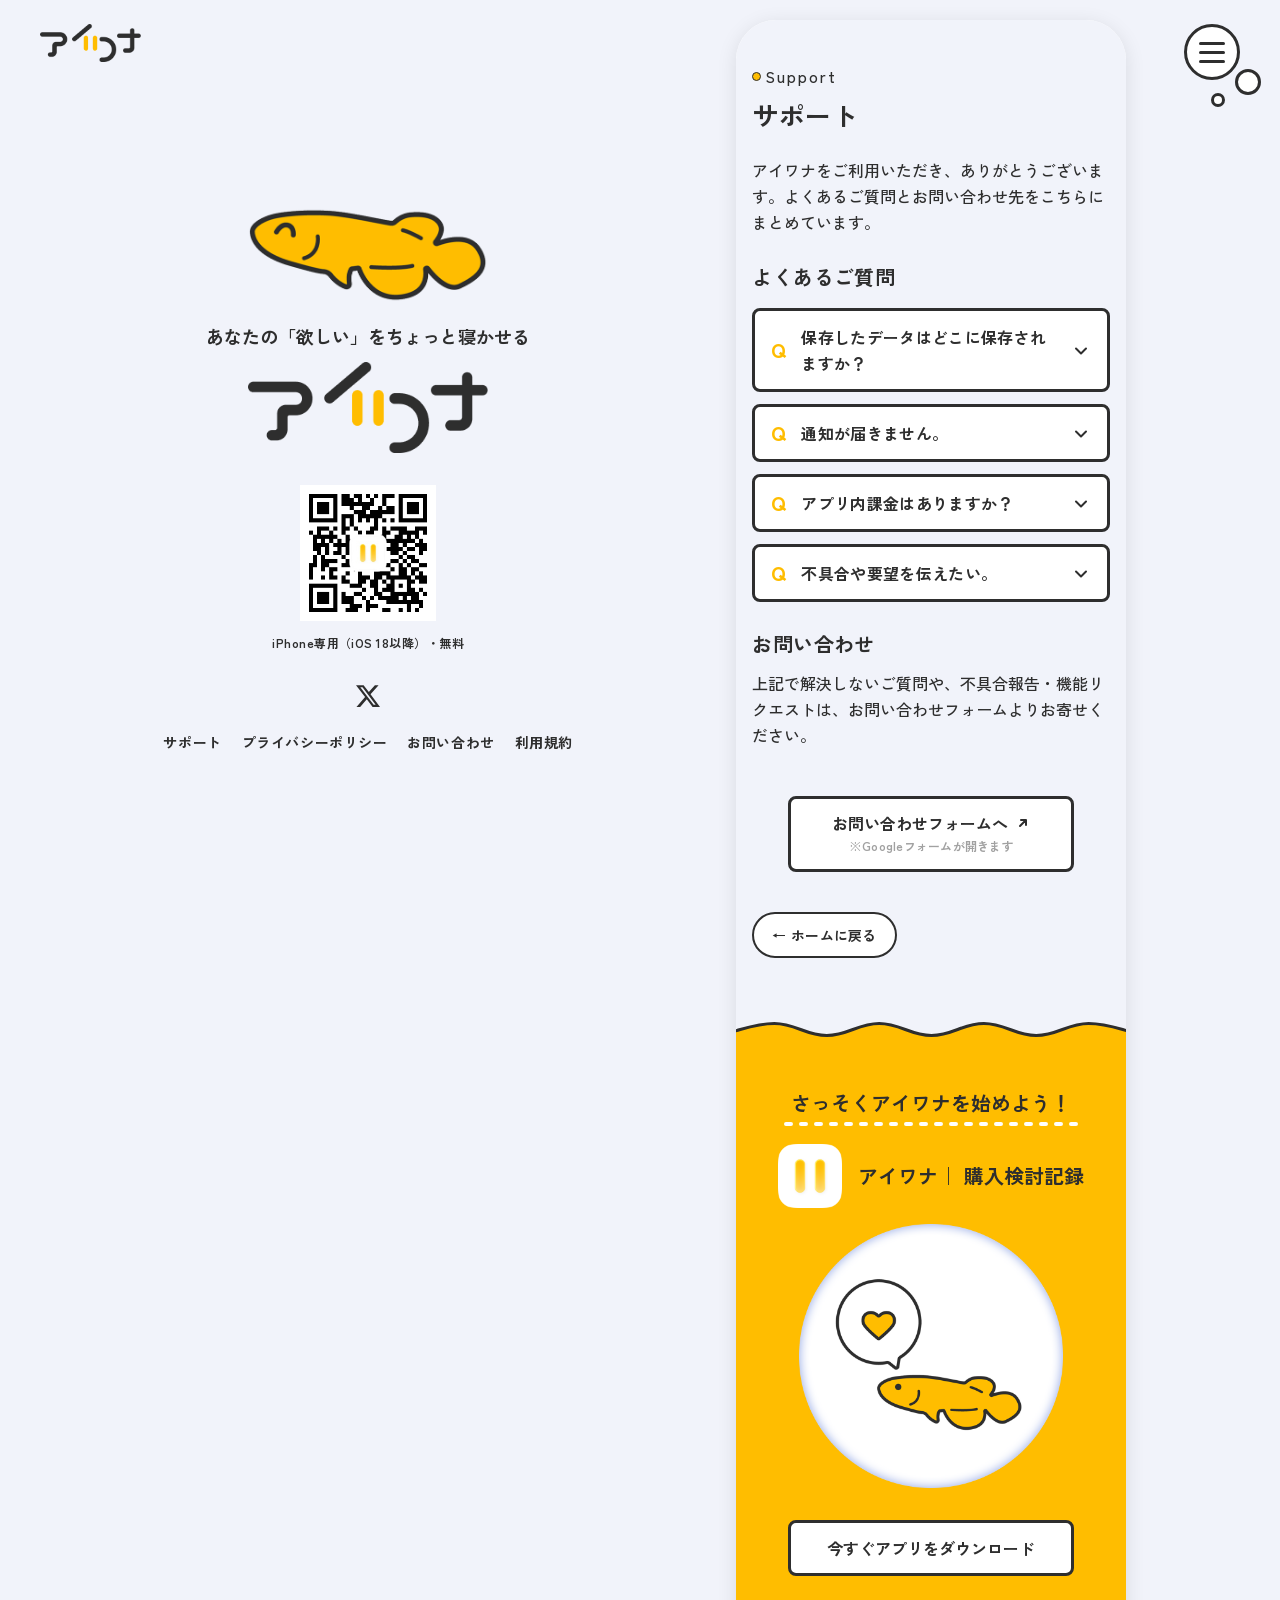
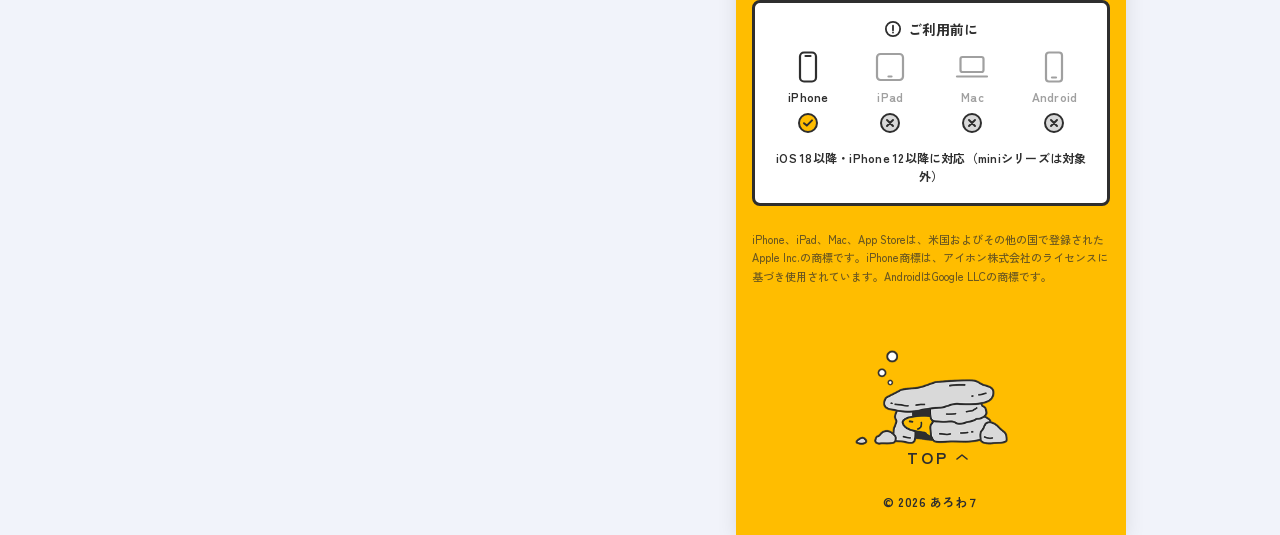
<file: support.html>
<!doctype html>
<html lang="ja">
<head>
<meta charset="utf-8">
<meta name="viewport" content="width=device-width, initial-scale=1">
<title>サポート｜アイワナ公式サイト</title>
<meta name="version" content="v3.51 2026-11-09">
<meta name="description" content="アイワナのよくあるご質問とお問い合わせ先。">
<!-- OGP v3.45：SNSやチャットにURLを貼ったときのカード。公開版：og:url と og:image は GitHub Pages のURL。画像は img/ogp.png（1200×630・案B＝魚＋コピー＋ロゴ） -->
<meta property="og:type" content="website">
<meta property="og:site_name" content="アイワナ公式サイト">
<meta property="og:locale" content="ja_JP">
<meta property="og:title" content="サポート｜アイワナ公式サイト">
<meta property="og:description" content="アイワナのよくあるご質問とお問い合わせ先。">
<meta property="og:url" content="https://ch1cq.github.io/Aiwana_web/support.html">
<meta property="og:image" content="https://ch1cq.github.io/Aiwana_web/img/ogp.png">
<meta property="og:image:width" content="1200">
<meta property="og:image:height" content="630">
<meta name="twitter:card" content="summary_large_image">
<link rel="icon" href="img/favicon.ico" sizes="any">
<link rel="icon" type="image/png" sizes="192x192" href="img/app-icon.png">
<link rel="apple-touch-icon" href="img/app-icon.png">
<link rel="preconnect" href="https://fonts.googleapis.com">
<link rel="preconnect" href="https://fonts.gstatic.com" crossorigin>
<link href="https://fonts.googleapis.com/css2?family=Zen+Kaku+Gothic+New:wght@500;700;900&amp;display=swap" rel="stylesheet">
<link rel="stylesheet" href="css/style.css?v=3.51">
</head>
<body>
<div class="page">
<!-- ヘッダー（スマホ幅）：白＝ロゴ＋メニュー／黄＝アプリアイコン＋名前＋ダウンロード。出ている方が上へ引っ込んでから次が上から出る -->
<header class="hdr hdr-w on">
 <div class="in hdr-in">
  <a class="hdr-logo" href="index.html" data-goto aria-label="アイワナ公式サイトのトップへ"><img src="img/logo.png" alt="アイワナ"></a>
  <button class="burger" type="button" aria-label="メニューを開く" aria-expanded="false" data-open-menu><span></span><span></span><span></span></button>
 </div>
</header>
<header class="hdr hdr-y" aria-hidden="true">
 <div class="in hdr-in">
  <a class="hdr-app" href="index.html" data-goto tabindex="-1"><img src="img/app-icon.png" alt="">アイワナ</a>
  <a class="hdr-dl" href="https://apps.apple.com/app/id6790331914" tabindex="-1">アプリをダウンロード</a>
 </div>
</header>
<!-- ヘッダー（PC幅・みんなの銀行）：画面の幅いっぱい・背景なし。下へスクロールで隠れ、上へで出る -->
<div class="phdr">
 <a class="phdr-logo" href="index.html" data-goto aria-label="アイワナ公式サイトのトップへ"><img src="img/logo.png" alt="アイワナ"></a>
 <button class="burger phdr-burger" type="button" aria-label="メニューを開く" aria-expanded="false" data-open-menu><span></span><span></span><span></span><i class="bub"></i></button> <!-- v3.37：丸の周りに泡3つ（::before・::after・i.bub） -->
</div>
<div class="layout">
<!-- 左（PC幅だけ）v3.28〜：ADAYの構成。画面に固定した面に、魚（その場でふよふよ・口から泡）・キャッチコピー・ロゴ・QR。下にFOLLOW US -->
<aside class="side" aria-label="アイワナについて">
 <div class="side-stack">
  <div class="hero">
   <div class="hero-fish fy"><img src="img/bg-arowana-1.png" alt="" width="519" height="204"><i class="hero-bub"></i><i class="hero-bub"></i><i class="hero-bub"></i></div>
   <p class="hero-copy">あなたの「欲しい」をちょっと寝かせる</p>
   <img class="hero-logo" src="img/logo.png" alt="アイワナ" width="302" height="114">
   <img class="hero-qr" src="img/qr-appstore.png" alt="App Storeのアイワナのページを開くQRコード" width="400" height="400">
   <p class="hero-note">iPhone専用（iOS 18以降）・無料</p>
  </div>
  <a class="hero-x" href="https://x.com/aiwana_app" aria-label="公式X（@aiwana_app）"><svg aria-hidden="true" width="20" height="20" viewBox="0 0 16 16"><path d="M12.6 .75h2.454L9.694 6.892 16 15.25h-4.937L7.196 10.18 2.771 15.25H.316l5.733-6.57L0 .75h5.063l3.495 4.633L12.6.75Zm-.86 13.028h1.36L4.323 2.145H2.865l8.875 11.633Z" fill="currentColor"></path></svg></a>
  <nav class="hero-links" aria-label="サポートと規約"><a href="support.html" data-goto>サポート</a><a href="privacy.html" data-goto>プライバシーポリシー</a><a href="https://docs.google.com/forms/d/e/1FAIpQLSeYzxMm0aLARxkDsGyXCwRQ1I5td704eaObtqfq3ke3TdoxKg/viewform">お問い合わせ</a><a href="terms.html" data-goto>利用規約</a></nav>
 </div>
</aside>
<main class="col">

<article class="art">
 <div class="in rv" style="display: flex; flex-direction: column">
  <p class="eyebrow"><i style="background: #ffbd00"></i>Support</p>
   <h1>サポート</h1>
    <p class="lead-p">アイワナをご利用いただき、ありがとうございます。よくあるご質問とお問い合わせ先をこちらにまとめています。</p>
    <h2>よくあるご質問</h2>
    <div class="faq">
     <button class="faq-q" type="button" id="faq-1-b" aria-expanded="false" aria-controls="faq-1"><span class="qm" aria-hidden="true">Q</span><span class="faq-t">保存したデータはどこに保存されますか？</span><span class="faq-i" aria-hidden="true"><svg width="12" height="8" viewBox="0 0 12 8" fill="none" aria-hidden="true"><path d="M1 1.5l5 5 5-5" stroke="#2e2e2e" stroke-width="2" stroke-linecap="round" stroke-linejoin="round"></path></svg></span></button>
     <div class="faq-c" id="faq-1" role="region" aria-labelledby="faq-1-b"><div class="faq-a"><p>ご入力いただいた商品情報はすべてお使いの端末内にのみ保存され、開発者(あろわ７)を含め外部に送信されることはありません。詳しくは<a href="privacy.html" data-goto>プライバシーポリシー</a>をご確認ください。</p></div></div>
    </div>
    <div class="faq">
     <button class="faq-q" type="button" id="faq-2-b" aria-expanded="false" aria-controls="faq-2"><span class="qm" aria-hidden="true">Q</span><span class="faq-t">通知が届きません。</span><span class="faq-i" aria-hidden="true"><svg width="12" height="8" viewBox="0 0 12 8" fill="none" aria-hidden="true"><path d="M1 1.5l5 5 5-5" stroke="#2e2e2e" stroke-width="2" stroke-linecap="round" stroke-linejoin="round"></path></svg></span></button>
     <div class="faq-c" id="faq-2" role="region" aria-labelledby="faq-2-b"><div class="faq-a"><p>iPhoneの「設定」→「通知」でアイワナの通知が許可されているかご確認ください。あわせて、アプリ内の設定画面の通知トグルもご確認ください。</p></div></div>
    </div>
    <div class="faq">
     <button class="faq-q" type="button" id="faq-3-b" aria-expanded="false" aria-controls="faq-3"><span class="qm" aria-hidden="true">Q</span><span class="faq-t">アプリ内課金はありますか？</span><span class="faq-i" aria-hidden="true"><svg width="12" height="8" viewBox="0 0 12 8" fill="none" aria-hidden="true"><path d="M1 1.5l5 5 5-5" stroke="#2e2e2e" stroke-width="2" stroke-linecap="round" stroke-linejoin="round"></path></svg></span></button>
     <div class="faq-c" id="faq-3" role="region" aria-labelledby="faq-3-b"><div class="faq-a"><p>ありません。アイワナは完全無料でご利用いただけます。</p></div></div>
    </div>
    <div class="faq">
     <button class="faq-q" type="button" id="faq-4-b" aria-expanded="false" aria-controls="faq-4"><span class="qm" aria-hidden="true">Q</span><span class="faq-t">不具合や要望を伝えたい。</span><span class="faq-i" aria-hidden="true"><svg width="12" height="8" viewBox="0 0 12 8" fill="none" aria-hidden="true"><path d="M1 1.5l5 5 5-5" stroke="#2e2e2e" stroke-width="2" stroke-linecap="round" stroke-linejoin="round"></path></svg></span></button>
     <div class="faq-c" id="faq-4" role="region" aria-labelledby="faq-4-b"><div class="faq-a"><p>下記のお問い合わせフォームからご連絡ください。</p></div></div>
    </div>
    <h2>お問い合わせ</h2>
    <p>上記で解決しないご質問や、不具合報告・機能リクエストは、お問い合わせフォームよりお寄せください。</p>
    <div class="contact-cta">
     <a class="dl-btn" href="https://docs.google.com/forms/d/e/1FAIpQLSeYzxMm0aLARxkDsGyXCwRQ1I5td704eaObtqfq3ke3TdoxKg/viewform" target="_blank" rel="noopener"><span class="contact-main">お問い合わせフォームへ<svg aria-hidden="true" width="14" height="14" viewBox="0 0 14 14" fill="none" stroke="#2e2e2e" stroke-width="2" stroke-linecap="round" stroke-linejoin="round" style="flex: none"><path d="M4 10l6-6M5 4h5v5"></path></svg></span><span class="contact-note">※Googleフォームが開きます</span></a>
    </div>
  <a class="pill-link art-back" href="index.html" data-goto>← ホームに戻る</a>
 </div>
</article>

<div class="sep" aria-hidden="true" style="background: #f1f3fa"><svg class="wave" viewBox="14 0 390 24" preserveAspectRatio="none" width="100%" height="24"><path d="M0 13.5C0 13.5 31.31 1.5 52.375 1.5C73.44 1.5 83.69 13.5 104.75 13.5C125.81 13.5 136.06 1.5 157.125 1.5C178.19 1.5 188.44 13.5 209.5 13.5C230.56 13.5 240.81 1.5 261.875 1.5C282.94 1.5 293.19 13.5 314.25 13.5C335.31 13.5 345.56 1.5 366.625 1.5C387.69 1.5 419 13.5 419 13.5 V24 H0 Z" fill="#ffbd00"></path><path d="M0 13.5C0 13.5 31.31 1.5 52.375 1.5C73.44 1.5 83.69 13.5 104.75 13.5C125.81 13.5 136.06 1.5 157.125 1.5C178.19 1.5 188.44 13.5 209.5 13.5C230.56 13.5 240.81 1.5 261.875 1.5C282.94 1.5 293.19 13.5 314.25 13.5C335.31 13.5 345.56 1.5 366.625 1.5C387.69 1.5 419 13.5 419 13.5" fill="none" stroke="#2e2e2e" stroke-width="3" vector-effect="non-scaling-stroke"></path></svg></div>
<!-- Download -->
<section id="download" class="sec dl-sec">
 <div class="in rv">
  <div class="dl-head">
   <h2 class="dl-title">さっそくアイワナを始めよう！</h2>
   <svg aria-hidden="true" width="295" height="4" viewBox="0 0 295 4" style="margin-top: 2px; max-width: 100%"><line x1="2" y1="2" x2="293" y2="2" stroke="#ffffff" stroke-width="4" stroke-dasharray="5 10" stroke-linecap="round"></line></svg>
  </div>
  <div class="dl-app">
   <img src="img/app-icon.png" alt="アイワナのアプリアイコン">
   <p>アイワナ｜ 購入検討記録</p>
  </div>
  <img class="dl-mascot" src="img/mascot-heart.webp" alt="ハートの吹き出しとアロワナのマスコット">
  <div class="dl-cta">
   <a href="https://apps.apple.com/app/id6790331914" class="dl-btn">今すぐアプリをダウンロード</a>
  </div>
  <div class="notice">
   <p class="notice-h"><svg aria-hidden="true" width="18" height="18" viewBox="0 0 24 24" fill="none" stroke="#2e2e2e" stroke-width="2.4" stroke-linecap="round" style="flex: none"><circle cx="12" cy="12" r="9.5"></circle><path d="M12 7.5v6M12 16.6v.1"></path></svg>ご利用前に</p>
     <ul class="dev-row" aria-label="対応機種">
      <li class="ok"><svg aria-hidden="true" width="36" height="36" viewBox="0 0 36 36" fill="none" stroke="#2e2e2e" stroke-width="2.2" stroke-linecap="round" stroke-linejoin="round"><rect x="10" y="3.5" width="16" height="29" rx="4" fill="#ffffff"></rect><path d="M15.5 7h5"></path></svg><span>iPhone</span><svg class="mk" aria-label="対応" width="20" height="20" viewBox="0 0 20 20"><circle cx="10" cy="10" r="9" fill="#ffbd00" stroke="#2e2e2e" stroke-width="2"></circle><path d="M6 10.2l2.8 2.4L14 7.4" fill="none" stroke="#2e2e2e" stroke-width="2" stroke-linecap="round" stroke-linejoin="round"></path></svg></li>
      <li class="ng"><svg aria-hidden="true" width="36" height="36" viewBox="0 0 36 36" fill="none" stroke="#2e2e2e" stroke-width="2.2" stroke-linecap="round" stroke-linejoin="round"><rect x="5" y="5" width="26" height="26" rx="3.5"></rect><path d="M16.5 27.5h3"></path></svg><span>iPad</span><svg class="mk" aria-label="非対応" width="20" height="20" viewBox="0 0 20 20"><circle cx="10" cy="10" r="9" fill="#d9d9d9" stroke="#2e2e2e" stroke-width="2"></circle><path d="M7 7l6 6M13 7l-6 6" stroke="#2e2e2e" stroke-width="2" stroke-linecap="round"></path></svg></li>
      <li class="ng"><svg aria-hidden="true" width="36" height="36" viewBox="0 0 36 36" fill="none" stroke="#2e2e2e" stroke-width="2.2" stroke-linecap="round" stroke-linejoin="round"><rect x="6.5" y="8" width="23" height="15" rx="2"></rect><path d="M3 27.5h30"></path></svg><span>Mac</span><svg class="mk" aria-label="非対応" width="20" height="20" viewBox="0 0 20 20"><circle cx="10" cy="10" r="9" fill="#d9d9d9" stroke="#2e2e2e" stroke-width="2"></circle><path d="M7 7l6 6M13 7l-6 6" stroke="#2e2e2e" stroke-width="2" stroke-linecap="round"></path></svg></li>
      <li class="ng"><svg aria-hidden="true" width="36" height="36" viewBox="0 0 36 36" fill="none" stroke="#2e2e2e" stroke-width="2.2" stroke-linecap="round" stroke-linejoin="round"><rect x="10" y="3.5" width="16" height="29" rx="3"></rect><path d="M16 28.5h4"></path></svg><span>Android</span><svg class="mk" aria-label="非対応" width="20" height="20" viewBox="0 0 20 20"><circle cx="10" cy="10" r="9" fill="#d9d9d9" stroke="#2e2e2e" stroke-width="2"></circle><path d="M7 7l6 6M13 7l-6 6" stroke="#2e2e2e" stroke-width="2" stroke-linecap="round"></path></svg></li>
     </ul>
     <p class="notice-s">iOS 18以降・iPhone 12以降に対応（miniシリーズは対象外）</p>
  </div>
 </div>
 <!-- PC幅だけ v3.33〜：黒いフッターの代わり。商標の注記 → 岩＋TOP（スマホ幅と同じひとまとまり・中央）→ ©。下は余裕を持って空ける：v3.34 -->
 <div class="pc-end">
  <p class="legal">iPhone、iPad、Mac、App Storeは、米国およびその他の国で登録されたApple Inc.の商標です。iPhone商標は、アイホン株式会社のライセンスに基づき使用されています。AndroidはGoogle LLCの商標です。</p>
  <a class="pc-top" href="#top" aria-label="ページの先頭へ戻る"><img src="img/to-top-rock.webp" alt="" width="495" height="312"><span>TOP<svg aria-hidden="true" width="12" height="6" viewBox="0 0 12 6" fill="none"><path d="M1 5l5-4 5 4" stroke="currentColor" stroke-width="1.6" stroke-linecap="round" stroke-linejoin="round"></path></svg></span></a>
  <p class="copy">© 2026 あろわ７</p>
 </div>
</section>

</main>
<!-- 右（PC幅だけ）：ダウンロード用QR -->
<aside class="side right" aria-label="ダウンロード">
 <div class="side-stack">
  <p class="bubble">DOWNLOAD</p>
  <div class="side-card" style="padding: 20px 20px 22px; display: flex; flex-direction: column; align-items: center; gap: 12px">
   <img src="img/qr-appstore.png" alt="App Storeのアイワナのページを開くQRコード" style="width: 136px; height: 136px">
   <p style="margin: 0; font-size: 13px; font-weight: 700; line-height: 1.6; text-align: center">iPhoneのカメラで<br>読み取ってください</p>
   <a class="dl-btn" href="https://apps.apple.com/app/id6790331914" style="width: 100%; height: 48px; font-size: 14px">App Storeで見る</a>
   <p style="margin: 0; font-size: 12px; font-weight: 700; line-height: 1.6; text-align: center">iPhone専用（iOS 18以降）・無料<br><span style="font-weight: 500">iPad・Mac・Androidには非対応</span></p>
  </div>
 </div>
</aside>
<footer class="foot">
   <a class="to-top" href="index.html" data-goto aria-label="ページの先頭へ戻る"><img src="img/to-top-rock.webp" alt=""><span>TOP<svg aria-hidden="true" width="12" height="6" viewBox="0 0 12 6" fill="none"><path d="M1 5l5-4 5 4" stroke="#ffffff" stroke-width="1.6" stroke-linecap="round" stroke-linejoin="round"></path></svg></span></a>
   <!-- アプリ名＋2列（確定） -->
   <div class="in fv-a">
    <div class="fa-brand"><img src="img/app-icon.png" alt=""><div><p class="fa-name">アイワナ｜購入検討記録</p><p class="fa-sub">iPhone専用（iOS 18以降）・無料</p></div></div>
    <nav class="fa-links" aria-label="サポートと規約"><a href="support.html" data-goto>サポート<svg aria-hidden="true" width="16" height="16" viewBox="0 0 24 24" fill="none" stroke="#ffffff" stroke-width="2.6" stroke-linecap="round" stroke-linejoin="round" style="flex: none"><path d="M9 5l7 7-7 7"></path></svg></a><a href="privacy.html" data-goto>プライバシーポリシー<svg aria-hidden="true" width="16" height="16" viewBox="0 0 24 24" fill="none" stroke="#ffffff" stroke-width="2.6" stroke-linecap="round" stroke-linejoin="round" style="flex: none"><path d="M9 5l7 7-7 7"></path></svg></a><a href="https://docs.google.com/forms/d/e/1FAIpQLSeYzxMm0aLARxkDsGyXCwRQ1I5td704eaObtqfq3ke3TdoxKg/viewform">お問い合わせ<svg aria-hidden="true" width="16" height="16" viewBox="0 0 24 24" fill="none" stroke="#ffffff" stroke-width="2.6" stroke-linecap="round" stroke-linejoin="round" style="flex: none"><path d="M9 5l7 7-7 7"></path></svg></a><a href="terms.html" data-goto>利用規約<svg aria-hidden="true" width="16" height="16" viewBox="0 0 24 24" fill="none" stroke="#ffffff" stroke-width="2.6" stroke-linecap="round" stroke-linejoin="round" style="flex: none"><path d="M9 5l7 7-7 7"></path></svg></a></nav>
    <a class="fa-x" href="https://x.com/aiwana_app"><svg aria-hidden="true" width="16" height="16" viewBox="0 0 16 16" style="flex: none"><path d="M12.6 .75h2.454L9.694 6.892 16 15.25h-4.937L7.196 10.18 2.771 15.25H.316l5.733-6.57L0 .75h5.063l3.495 4.633L12.6.75Zm-.86 13.028h1.36L4.323 2.145H2.865l8.875 11.633Z" fill="currentColor"></path></svg>@aiwana_app</a>
    <p class="legal">iPhone、iPad、Mac、App Storeは、米国およびその他の国で登録されたApple Inc.の商標です。iPhone商標は、アイホン株式会社のライセンスに基づき使用されています。AndroidはGoogle LLCの商標です。</p><p class="copy">© 2026 あろわ７</p>
   </div>
  </footer>
</div>

<!-- メニュー（スマホ幅）v3.19：ご主人様の Figma「iPhone 13 & 14 - 23」（290:1348）。ヘッダーの下から黄色い面が降りて画面を埋める。三本線は×になる。中でスクロールしない（低い画面では詰める。それでも収まらないときだけ中がスクロール） -->
<div class="mnu" role="dialog" aria-modal="true" aria-label="メニュー" aria-hidden="true">
    <button class="mnu-base" type="button" aria-label="メニューを閉じる" data-close-menu tabindex="-1"></button>
    <div class="mnu-sheet">
     <div class="mnu-body">
      <nav class="mnu-nav" aria-label="ページ内メニュー"><a href="index.html" data-goto><span class="eyebrow"><i></i>Top</span><span class="mnu-ja">ホーム</span></a><a href="index.html#about" data-goto><span class="eyebrow"><i></i>About</span><span class="mnu-ja">アイワナってどんなアプリ？</span></a><a href="index.html#features" data-goto><span class="eyebrow"><i></i>Feature</span><span class="mnu-ja">アイワナでできること</span></a><a href="index.html#usecases" data-goto><span class="eyebrow"><i></i>Case</span><span class="mnu-ja">例えばこんな使い方</span></a><a href="index.html#security" data-goto><span class="eyebrow"><i></i>Security</span><span class="mnu-ja">アイワナの安心設計</span></a><a href="index.html#news" data-goto><span class="eyebrow"><i></i>News</span><span class="mnu-ja">最新情報</span></a></nav>
      <nav class="mnu-sub" aria-label="サポートと規約"><a href="support.html" data-goto>サポート<svg aria-hidden="true" width="6" height="12" viewBox="0 0 6 12" fill="none" style="flex: none"><path d="M1 1l4 5-4 5" stroke="#2e2e2e" stroke-width="1.5" stroke-linecap="round" stroke-linejoin="round"></path></svg></a><a href="privacy.html" data-goto>プライバシーポリシー<svg aria-hidden="true" width="6" height="12" viewBox="0 0 6 12" fill="none" style="flex: none"><path d="M1 1l4 5-4 5" stroke="#2e2e2e" stroke-width="1.5" stroke-linecap="round" stroke-linejoin="round"></path></svg></a><a href="https://docs.google.com/forms/d/e/1FAIpQLSeYzxMm0aLARxkDsGyXCwRQ1I5td704eaObtqfq3ke3TdoxKg/viewform">お問い合わせ<svg aria-hidden="true" width="6" height="12" viewBox="0 0 6 12" fill="none" style="flex: none"><path d="M1 1l4 5-4 5" stroke="#2e2e2e" stroke-width="1.5" stroke-linecap="round" stroke-linejoin="round"></path></svg></a><a href="terms.html" data-goto>利用規約<svg aria-hidden="true" width="6" height="12" viewBox="0 0 6 12" fill="none" style="flex: none"><path d="M1 1l4 5-4 5" stroke="#2e2e2e" stroke-width="1.5" stroke-linecap="round" stroke-linejoin="round"></path></svg></a></nav>
      <a class="dl-btn mnu-dl" href="https://apps.apple.com/app/id6790331914">アプリをダウンロード</a>
     </div>
     <svg class="mnu-hem" viewBox="14 0 390 24" preserveAspectRatio="none" aria-hidden="true"><path d="M0 13.5C0 13.5 31.31 1.5 52.375 1.5C73.44 1.5 83.69 13.5 104.75 13.5C125.81 13.5 136.06 1.5 157.125 1.5C178.19 1.5 188.44 13.5 209.5 13.5C230.56 13.5 240.81 1.5 261.875 1.5C282.94 1.5 293.19 13.5 314.25 13.5C335.31 13.5 345.56 1.5 366.625 1.5C387.69 1.5 419 13.5 419 13.5 L419 0 L0 0 Z" fill="#ffbd00"></path><path d="M0 13.5C0 13.5 31.31 1.5 52.375 1.5C73.44 1.5 83.69 13.5 104.75 13.5C125.81 13.5 136.06 1.5 157.125 1.5C178.19 1.5 188.44 13.5 209.5 13.5C230.56 13.5 240.81 1.5 261.875 1.5C282.94 1.5 293.19 13.5 314.25 13.5C335.31 13.5 345.56 1.5 366.625 1.5C387.69 1.5 419 13.5 419 13.5" fill="none" stroke="#2e2e2e" stroke-width="3" vector-effect="non-scaling-stroke"></path></svg>
     <svg class="mnu-hem mnu-hem-v" viewBox="0 0 24 1676" preserveAspectRatio="xMinYMin slice" aria-hidden="true"><g transform="translate(24 0) rotate(90)"><path d="M0 13.5 C0.00 13.5 31.31 1.5 52.375 1.5 C73.44 1.5 83.69 13.5 104.75 13.5 C125.81 13.5 136.06 1.5 157.125 1.5 C178.19 1.5 188.44 13.5 209.50 13.5 C230.56 13.5 240.81 1.5 261.875 1.5 C282.94 1.5 293.19 13.5 314.25 13.5 C335.31 13.5 345.56 1.5 366.625 1.5 C387.69 1.5 397.94 13.5 419.00 13.5 C440.06 13.5 450.31 1.5 471.375 1.5 C492.44 1.5 502.69 13.5 523.75 13.5 C544.81 13.5 555.06 1.5 576.125 1.5 C597.19 1.5 607.44 13.5 628.50 13.5 C649.56 13.5 659.81 1.5 680.875 1.5 C701.94 1.5 712.19 13.5 733.25 13.5 C754.31 13.5 764.56 1.5 785.625 1.5 C806.69 1.5 816.94 13.5 838.00 13.5 C859.06 13.5 869.31 1.5 890.375 1.5 C911.44 1.5 921.69 13.5 942.75 13.5 C963.81 13.5 974.06 1.5 995.125 1.5 C1016.19 1.5 1026.44 13.5 1047.50 13.5 C1068.56 13.5 1078.81 1.5 1099.875 1.5 C1120.94 1.5 1131.19 13.5 1152.25 13.5 C1173.31 13.5 1183.56 1.5 1204.625 1.5 C1225.69 1.5 1235.94 13.5 1257.00 13.5 C1278.06 13.5 1288.31 1.5 1309.375 1.5 C1330.44 1.5 1340.69 13.5 1361.75 13.5 C1382.81 13.5 1393.06 1.5 1414.125 1.5 C1435.19 1.5 1445.44 13.5 1466.50 13.5 C1487.56 13.5 1497.81 1.5 1518.875 1.5 C1539.94 1.5 1550.19 13.5 1571.25 13.5 C1592.31 13.5 1602.56 1.5 1623.625 1.5 C1644.69 1.5 1654.94 13.5 1676.00 13.5 L1676 0 L0 0 Z" fill="#ffbd00"></path><path d="M0 13.5 C0.00 13.5 31.31 1.5 52.375 1.5 C73.44 1.5 83.69 13.5 104.75 13.5 C125.81 13.5 136.06 1.5 157.125 1.5 C178.19 1.5 188.44 13.5 209.50 13.5 C230.56 13.5 240.81 1.5 261.875 1.5 C282.94 1.5 293.19 13.5 314.25 13.5 C335.31 13.5 345.56 1.5 366.625 1.5 C387.69 1.5 397.94 13.5 419.00 13.5 C440.06 13.5 450.31 1.5 471.375 1.5 C492.44 1.5 502.69 13.5 523.75 13.5 C544.81 13.5 555.06 1.5 576.125 1.5 C597.19 1.5 607.44 13.5 628.50 13.5 C649.56 13.5 659.81 1.5 680.875 1.5 C701.94 1.5 712.19 13.5 733.25 13.5 C754.31 13.5 764.56 1.5 785.625 1.5 C806.69 1.5 816.94 13.5 838.00 13.5 C859.06 13.5 869.31 1.5 890.375 1.5 C911.44 1.5 921.69 13.5 942.75 13.5 C963.81 13.5 974.06 1.5 995.125 1.5 C1016.19 1.5 1026.44 13.5 1047.50 13.5 C1068.56 13.5 1078.81 1.5 1099.875 1.5 C1120.94 1.5 1131.19 13.5 1152.25 13.5 C1173.31 13.5 1183.56 1.5 1204.625 1.5 C1225.69 1.5 1235.94 13.5 1257.00 13.5 C1278.06 13.5 1288.31 1.5 1309.375 1.5 C1330.44 1.5 1340.69 13.5 1361.75 13.5 C1382.81 13.5 1393.06 1.5 1414.125 1.5 C1435.19 1.5 1445.44 13.5 1466.50 13.5 C1487.56 13.5 1497.81 1.5 1518.875 1.5 C1539.94 1.5 1550.19 13.5 1571.25 13.5 C1592.31 13.5 1602.56 1.5 1623.625 1.5 C1644.69 1.5 1654.94 13.5 1676.00 13.5" fill="none" stroke="#2e2e2e" stroke-width="3" vector-effect="non-scaling-stroke"></path></g></svg>
    </div>
</div>
<script src="js/main.js?v=3.51"></script>
</body>
</html>
</file>
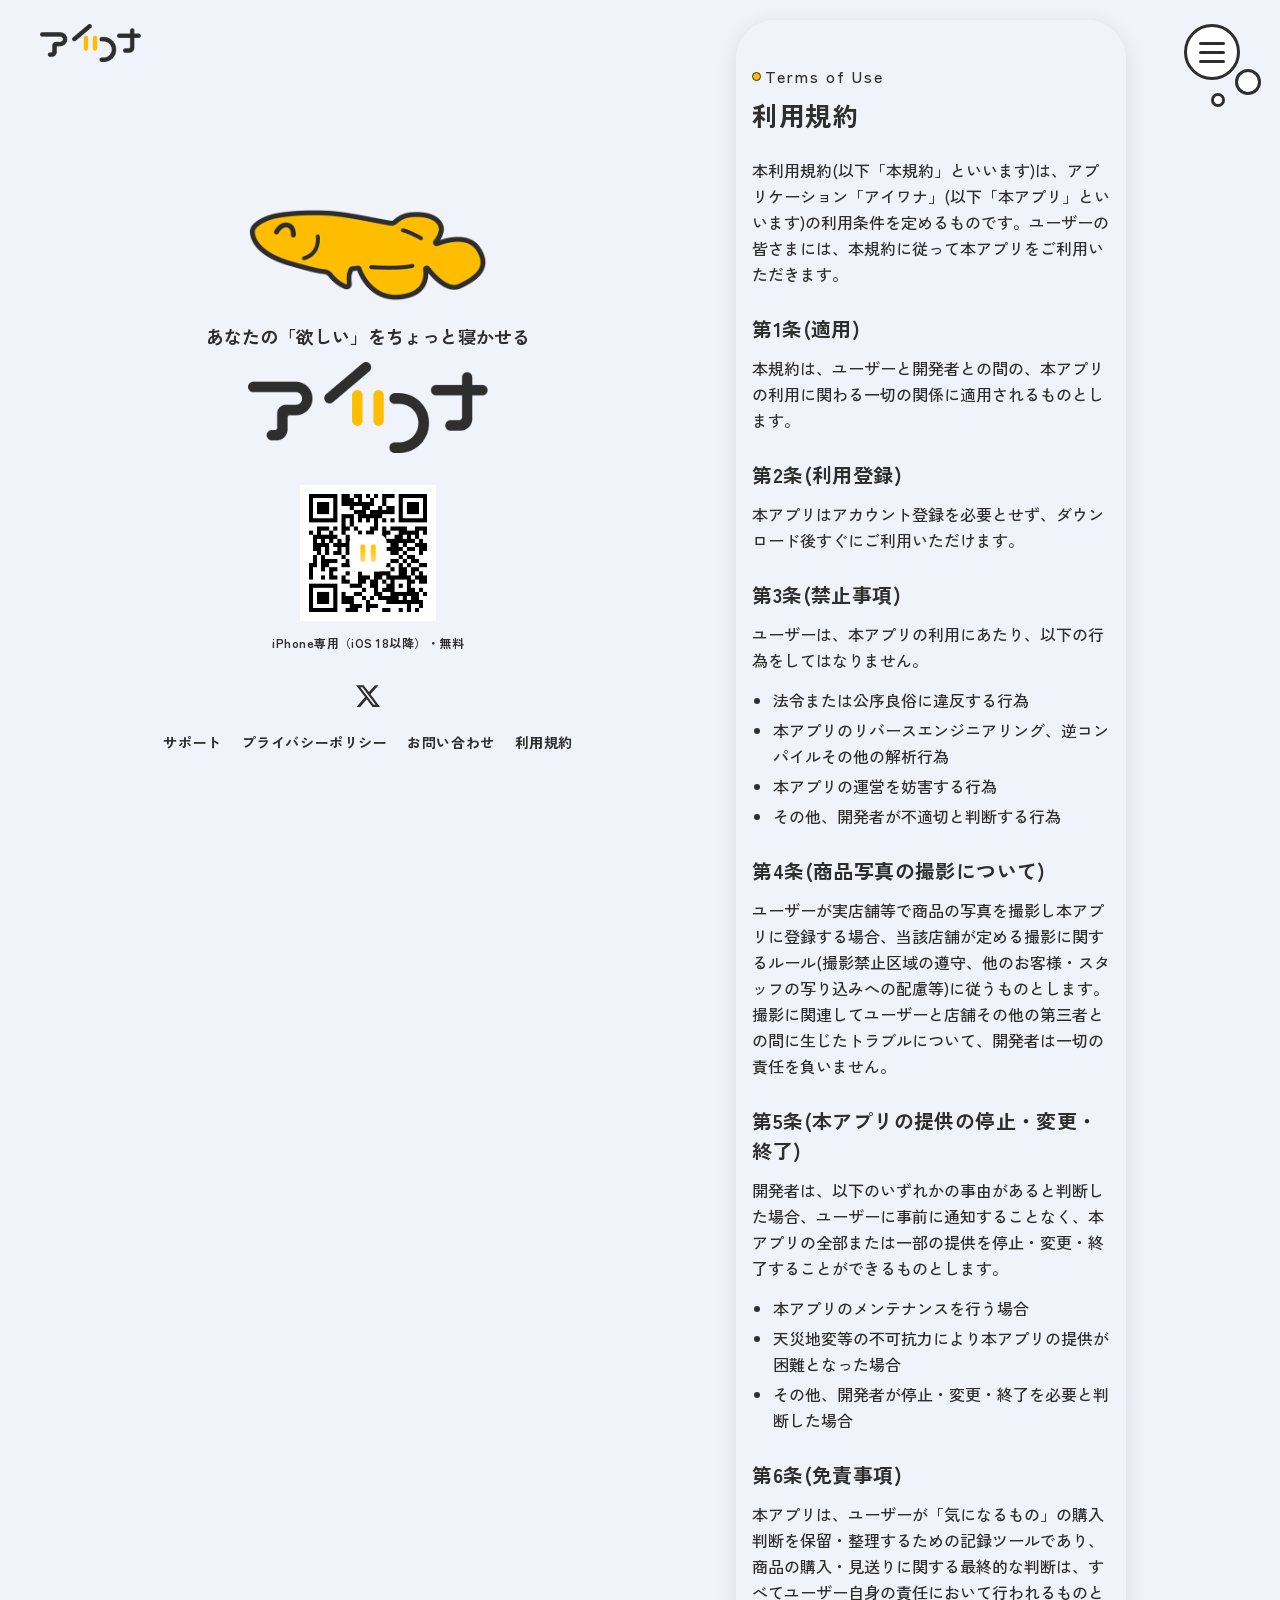
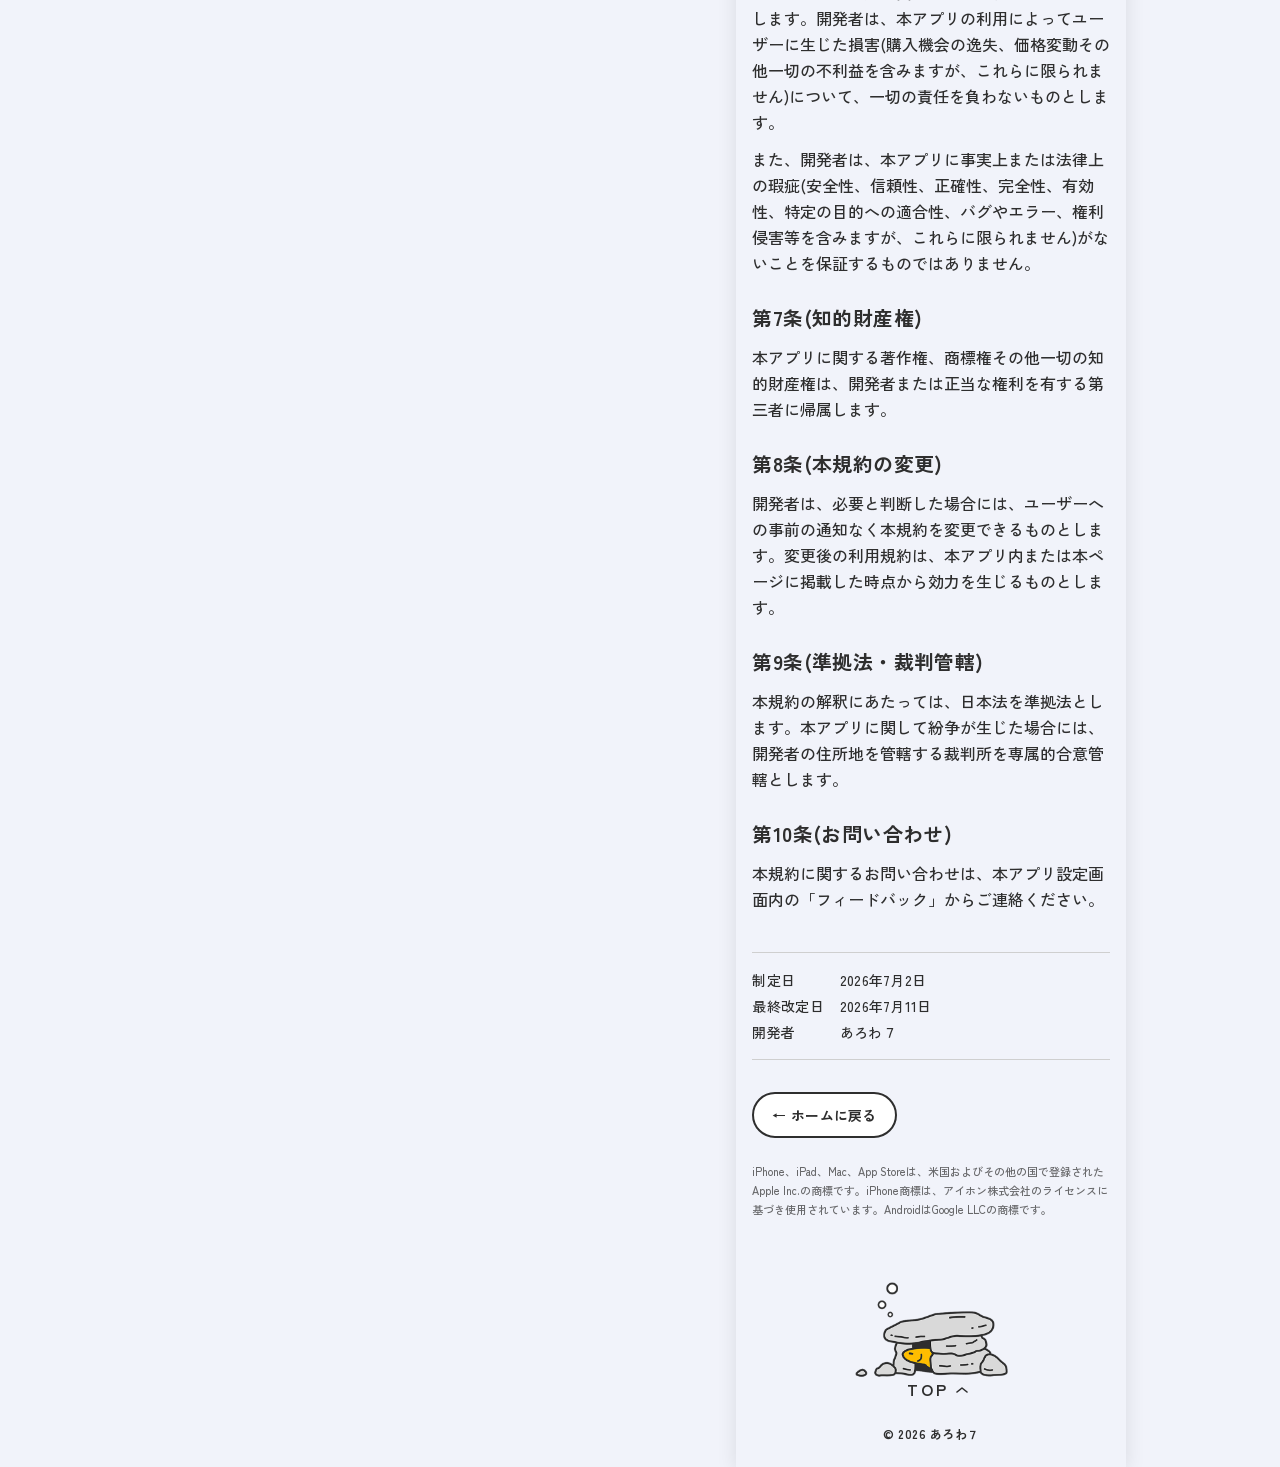
<file: terms.html>
<!doctype html>
<html lang="ja">
<head>
<meta charset="utf-8">
<meta name="viewport" content="width=device-width, initial-scale=1">
<title>利用規約｜アイワナ公式サイト</title>
<meta name="version" content="v3.51 2026-11-09">
<meta name="description" content="iPhoneアプリ「アイワナ」の利用規約。">
<!-- OGP v3.45：SNSやチャットにURLを貼ったときのカード。公開版：og:url と og:image は GitHub Pages のURL。画像は img/ogp.png（1200×630・案B＝魚＋コピー＋ロゴ） -->
<meta property="og:type" content="website">
<meta property="og:site_name" content="アイワナ公式サイト">
<meta property="og:locale" content="ja_JP">
<meta property="og:title" content="利用規約｜アイワナ公式サイト">
<meta property="og:description" content="iPhoneアプリ「アイワナ」の利用規約。">
<meta property="og:url" content="https://ch1cq.github.io/Aiwana_web/terms.html">
<meta property="og:image" content="https://ch1cq.github.io/Aiwana_web/img/ogp.png">
<meta property="og:image:width" content="1200">
<meta property="og:image:height" content="630">
<meta name="twitter:card" content="summary_large_image">
<link rel="icon" href="img/favicon.ico" sizes="any">
<link rel="icon" type="image/png" sizes="192x192" href="img/app-icon.png">
<link rel="apple-touch-icon" href="img/app-icon.png">
<link rel="preconnect" href="https://fonts.googleapis.com">
<link rel="preconnect" href="https://fonts.gstatic.com" crossorigin>
<link href="https://fonts.googleapis.com/css2?family=Zen+Kaku+Gothic+New:wght@500;700;900&amp;display=swap" rel="stylesheet">
<link rel="stylesheet" href="css/style.css?v=3.51">
</head>
<body>
<div class="page no-yhdr">
<!-- ヘッダー（スマホ幅）：白＝ロゴ＋メニュー／黄＝アプリアイコン＋名前＋ダウンロード。出ている方が上へ引っ込んでから次が上から出る -->
<header class="hdr hdr-w on">
 <div class="in hdr-in">
  <a class="hdr-logo" href="index.html" data-goto aria-label="アイワナ公式サイトのトップへ"><img src="img/logo.png" alt="アイワナ"></a>
  <button class="burger" type="button" aria-label="メニューを開く" aria-expanded="false" data-open-menu><span></span><span></span><span></span></button>
 </div>
</header>
<header class="hdr hdr-y" aria-hidden="true">
 <div class="in hdr-in">
  <a class="hdr-app" href="index.html" data-goto tabindex="-1"><img src="img/app-icon.png" alt="">アイワナ</a>
  <a class="hdr-dl" href="https://apps.apple.com/app/id6790331914" tabindex="-1">アプリをダウンロード</a>
 </div>
</header>
<!-- ヘッダー（PC幅・みんなの銀行）：画面の幅いっぱい・背景なし。下へスクロールで隠れ、上へで出る -->
<div class="phdr">
 <a class="phdr-logo" href="index.html" data-goto aria-label="アイワナ公式サイトのトップへ"><img src="img/logo.png" alt="アイワナ"></a>
 <button class="burger phdr-burger" type="button" aria-label="メニューを開く" aria-expanded="false" data-open-menu><span></span><span></span><span></span><i class="bub"></i></button> <!-- v3.37：丸の周りに泡3つ（::before・::after・i.bub） -->
</div>
<div class="layout">
<!-- 左（PC幅だけ）v3.28〜：ADAYの構成。画面に固定した面に、魚（その場でふよふよ・口から泡）・キャッチコピー・ロゴ・QR。下にFOLLOW US -->
<aside class="side" aria-label="アイワナについて">
 <div class="side-stack">
  <div class="hero">
   <div class="hero-fish fy"><img src="img/bg-arowana-1.png" alt="" width="519" height="204"><i class="hero-bub"></i><i class="hero-bub"></i><i class="hero-bub"></i></div>
   <p class="hero-copy">あなたの「欲しい」をちょっと寝かせる</p>
   <img class="hero-logo" src="img/logo.png" alt="アイワナ" width="302" height="114">
   <img class="hero-qr" src="img/qr-appstore.png" alt="App Storeのアイワナのページを開くQRコード" width="400" height="400">
   <p class="hero-note">iPhone専用（iOS 18以降）・無料</p>
  </div>
  <a class="hero-x" href="https://x.com/aiwana_app" aria-label="公式X（@aiwana_app）"><svg aria-hidden="true" width="20" height="20" viewBox="0 0 16 16"><path d="M12.6 .75h2.454L9.694 6.892 16 15.25h-4.937L7.196 10.18 2.771 15.25H.316l5.733-6.57L0 .75h5.063l3.495 4.633L12.6.75Zm-.86 13.028h1.36L4.323 2.145H2.865l8.875 11.633Z" fill="currentColor"></path></svg></a>
  <nav class="hero-links" aria-label="サポートと規約"><a href="support.html" data-goto>サポート</a><a href="privacy.html" data-goto>プライバシーポリシー</a><a href="https://docs.google.com/forms/d/e/1FAIpQLSeYzxMm0aLARxkDsGyXCwRQ1I5td704eaObtqfq3ke3TdoxKg/viewform">お問い合わせ</a><a href="terms.html" data-goto>利用規約</a></nav>
 </div>
</aside>
<main class="col">

<article class="art art-end">
 <div class="in rv" style="display: flex; flex-direction: column">
  <p class="eyebrow"><i style="background: #ffbd00"></i>Terms of Use</p>
   <h1>利用規約</h1>
    <p class="lead-p">本利用規約(以下「本規約」といいます)は、アプリケーション「アイワナ」(以下「本アプリ」といいます)の利用条件を定めるものです。ユーザーの皆さまには、本規約に従って本アプリをご利用いただきます。</p>
    <h2>第1条(適用)</h2>
    <p>本規約は、ユーザーと開発者との間の、本アプリの利用に関わる一切の関係に適用されるものとします。</p>
    <h2>第2条(利用登録)</h2>
    <p>本アプリはアカウント登録を必要とせず、ダウンロード後すぐにご利用いただけます。</p>
    <h2>第3条(禁止事項)</h2>
    <p>ユーザーは、本アプリの利用にあたり、以下の行為をしてはなりません。</p>
    <ul>
     <li>法令または公序良俗に違反する行為</li>
     <li>本アプリのリバースエンジニアリング、逆コンパイルその他の解析行為</li>
     <li>本アプリの運営を妨害する行為</li>
     <li>その他、開発者が不適切と判断する行為</li>
    </ul>
    <h2>第4条(商品写真の撮影について)</h2>
    <p>ユーザーが実店舗等で商品の写真を撮影し本アプリに登録する場合、当該店舗が定める撮影に関するルール(撮影禁止区域の遵守、他のお客様・スタッフの写り込みへの配慮等)に従うものとします。撮影に関連してユーザーと店舗その他の第三者との間に生じたトラブルについて、開発者は一切の責任を負いません。</p>
    <h2>第5条(本アプリの提供の停止・変更・終了)</h2>
    <p>開発者は、以下のいずれかの事由があると判断した場合、ユーザーに事前に通知することなく、本アプリの全部または一部の提供を停止・変更・終了することができるものとします。</p>
    <ul>
     <li>本アプリのメンテナンスを行う場合</li>
     <li>天災地変等の不可抗力により本アプリの提供が困難となった場合</li>
     <li>その他、開発者が停止・変更・終了を必要と判断した場合</li>
    </ul>
    <h2>第6条(免責事項)</h2>
    <p>本アプリは、ユーザーが「気になるもの」の購入判断を保留・整理するための記録ツールであり、商品の購入・見送りに関する最終的な判断は、すべてユーザー自身の責任において行われるものとします。開発者は、本アプリの利用によってユーザーに生じた損害(購入機会の逸失、価格変動その他一切の不利益を含みますが、これらに限られません)について、一切の責任を負わないものとします。</p>
    <p>また、開発者は、本アプリに事実上または法律上の瑕疵(安全性、信頼性、正確性、完全性、有効性、特定の目的への適合性、バグやエラー、権利侵害等を含みますが、これらに限られません)がないことを保証するものではありません。</p>
    <h2>第7条(知的財産権)</h2>
    <p>本アプリに関する著作権、商標権その他一切の知的財産権は、開発者または正当な権利を有する第三者に帰属します。</p>
    <h2>第8条(本規約の変更)</h2>
    <p>開発者は、必要と判断した場合には、ユーザーへの事前の通知なく本規約を変更できるものとします。変更後の利用規約は、本アプリ内または本ページに掲載した時点から効力を生じるものとします。</p>
    <h2>第9条(準拠法・裁判管轄)</h2>
    <p>本規約の解釈にあたっては、日本法を準拠法とします。本アプリに関して紛争が生じた場合には、開発者の住所地を管轄する裁判所を専属的合意管轄とします。</p>
    <h2>第10条(お問い合わせ)</h2>
    <p>本規約に関するお問い合わせは、本アプリ設定画面内の「フィードバック」からご連絡ください。</p>
  <dl class="legal-meta">
   <dt>制定日</dt><dd>2026年7月2日</dd>
   <dt>最終改定日</dt><dd>2026年7月11日</dd>
   <dt>開発者</dt><dd>あろわ７</dd>
  </dl>
  <a class="pill-link art-back" href="index.html" data-goto>← ホームに戻る</a>
 </div>
 <!-- PC幅だけ v3.33〜：黒いフッターの代わり。商標の注記 → 岩＋TOP（スマホ幅と同じひとまとまり・中央）→ ©。下は余裕を持って空ける：v3.34 -->
 <div class="pc-end">
  <p class="legal">iPhone、iPad、Mac、App Storeは、米国およびその他の国で登録されたApple Inc.の商標です。iPhone商標は、アイホン株式会社のライセンスに基づき使用されています。AndroidはGoogle LLCの商標です。</p>
  <a class="pc-top" href="#top" aria-label="ページの先頭へ戻る"><img src="img/to-top-rock.webp" alt="" width="495" height="312"><span>TOP<svg aria-hidden="true" width="12" height="6" viewBox="0 0 12 6" fill="none"><path d="M1 5l5-4 5 4" stroke="currentColor" stroke-width="1.6" stroke-linecap="round" stroke-linejoin="round"></path></svg></span></a>
  <p class="copy">© 2026 あろわ７</p>
 </div>
</article>

</main>
<!-- 右（PC幅だけ）：ダウンロード用QR -->
<aside class="side right" aria-label="ダウンロード">
 <div class="side-stack">
  <p class="bubble">DOWNLOAD</p>
  <div class="side-card" style="padding: 20px 20px 22px; display: flex; flex-direction: column; align-items: center; gap: 12px">
   <img src="img/qr-appstore.png" alt="App Storeのアイワナのページを開くQRコード" style="width: 136px; height: 136px">
   <p style="margin: 0; font-size: 13px; font-weight: 700; line-height: 1.6; text-align: center">iPhoneのカメラで<br>読み取ってください</p>
   <a class="dl-btn" href="https://apps.apple.com/app/id6790331914" style="width: 100%; height: 48px; font-size: 14px">App Storeで見る</a>
   <p style="margin: 0; font-size: 12px; font-weight: 700; line-height: 1.6; text-align: center">iPhone専用（iOS 18以降）・無料<br><span style="font-weight: 500">iPad・Mac・Androidには非対応</span></p>
  </div>
 </div>
</aside>
<footer class="foot">
   <a class="to-top" href="index.html" data-goto aria-label="ページの先頭へ戻る"><img src="img/to-top-rock.webp" alt=""><span>TOP<svg aria-hidden="true" width="12" height="6" viewBox="0 0 12 6" fill="none"><path d="M1 5l5-4 5 4" stroke="#ffffff" stroke-width="1.6" stroke-linecap="round" stroke-linejoin="round"></path></svg></span></a>
   <!-- アプリ名＋2列（確定） -->
   <div class="in fv-a">
    <div class="fa-brand"><img src="img/app-icon.png" alt=""><div><p class="fa-name">アイワナ｜購入検討記録</p><p class="fa-sub">iPhone専用（iOS 18以降）・無料</p></div></div>
    <nav class="fa-links" aria-label="サポートと規約"><a href="support.html" data-goto>サポート<svg aria-hidden="true" width="16" height="16" viewBox="0 0 24 24" fill="none" stroke="#ffffff" stroke-width="2.6" stroke-linecap="round" stroke-linejoin="round" style="flex: none"><path d="M9 5l7 7-7 7"></path></svg></a><a href="privacy.html" data-goto>プライバシーポリシー<svg aria-hidden="true" width="16" height="16" viewBox="0 0 24 24" fill="none" stroke="#ffffff" stroke-width="2.6" stroke-linecap="round" stroke-linejoin="round" style="flex: none"><path d="M9 5l7 7-7 7"></path></svg></a><a href="https://docs.google.com/forms/d/e/1FAIpQLSeYzxMm0aLARxkDsGyXCwRQ1I5td704eaObtqfq3ke3TdoxKg/viewform">お問い合わせ<svg aria-hidden="true" width="16" height="16" viewBox="0 0 24 24" fill="none" stroke="#ffffff" stroke-width="2.6" stroke-linecap="round" stroke-linejoin="round" style="flex: none"><path d="M9 5l7 7-7 7"></path></svg></a><a href="terms.html" data-goto>利用規約<svg aria-hidden="true" width="16" height="16" viewBox="0 0 24 24" fill="none" stroke="#ffffff" stroke-width="2.6" stroke-linecap="round" stroke-linejoin="round" style="flex: none"><path d="M9 5l7 7-7 7"></path></svg></a></nav>
    <a class="fa-x" href="https://x.com/aiwana_app"><svg aria-hidden="true" width="16" height="16" viewBox="0 0 16 16" style="flex: none"><path d="M12.6 .75h2.454L9.694 6.892 16 15.25h-4.937L7.196 10.18 2.771 15.25H.316l5.733-6.57L0 .75h5.063l3.495 4.633L12.6.75Zm-.86 13.028h1.36L4.323 2.145H2.865l8.875 11.633Z" fill="currentColor"></path></svg>@aiwana_app</a>
    <p class="legal">iPhone、iPad、Mac、App Storeは、米国およびその他の国で登録されたApple Inc.の商標です。iPhone商標は、アイホン株式会社のライセンスに基づき使用されています。AndroidはGoogle LLCの商標です。</p><p class="copy">© 2026 あろわ７</p>
   </div>
  </footer>
</div>

<!-- メニュー（スマホ幅）v3.19：ご主人様の Figma「iPhone 13 & 14 - 23」（290:1348）。ヘッダーの下から黄色い面が降りて画面を埋める。三本線は×になる。中でスクロールしない（低い画面では詰める。それでも収まらないときだけ中がスクロール） -->
<div class="mnu" role="dialog" aria-modal="true" aria-label="メニュー" aria-hidden="true">
    <button class="mnu-base" type="button" aria-label="メニューを閉じる" data-close-menu tabindex="-1"></button>
    <div class="mnu-sheet">
     <div class="mnu-body">
      <nav class="mnu-nav" aria-label="ページ内メニュー"><a href="index.html" data-goto><span class="eyebrow"><i></i>Top</span><span class="mnu-ja">ホーム</span></a><a href="index.html#about" data-goto><span class="eyebrow"><i></i>About</span><span class="mnu-ja">アイワナってどんなアプリ？</span></a><a href="index.html#features" data-goto><span class="eyebrow"><i></i>Feature</span><span class="mnu-ja">アイワナでできること</span></a><a href="index.html#usecases" data-goto><span class="eyebrow"><i></i>Case</span><span class="mnu-ja">例えばこんな使い方</span></a><a href="index.html#security" data-goto><span class="eyebrow"><i></i>Security</span><span class="mnu-ja">アイワナの安心設計</span></a><a href="index.html#news" data-goto><span class="eyebrow"><i></i>News</span><span class="mnu-ja">最新情報</span></a></nav>
      <nav class="mnu-sub" aria-label="サポートと規約"><a href="support.html" data-goto>サポート<svg aria-hidden="true" width="6" height="12" viewBox="0 0 6 12" fill="none" style="flex: none"><path d="M1 1l4 5-4 5" stroke="#2e2e2e" stroke-width="1.5" stroke-linecap="round" stroke-linejoin="round"></path></svg></a><a href="privacy.html" data-goto>プライバシーポリシー<svg aria-hidden="true" width="6" height="12" viewBox="0 0 6 12" fill="none" style="flex: none"><path d="M1 1l4 5-4 5" stroke="#2e2e2e" stroke-width="1.5" stroke-linecap="round" stroke-linejoin="round"></path></svg></a><a href="https://docs.google.com/forms/d/e/1FAIpQLSeYzxMm0aLARxkDsGyXCwRQ1I5td704eaObtqfq3ke3TdoxKg/viewform">お問い合わせ<svg aria-hidden="true" width="6" height="12" viewBox="0 0 6 12" fill="none" style="flex: none"><path d="M1 1l4 5-4 5" stroke="#2e2e2e" stroke-width="1.5" stroke-linecap="round" stroke-linejoin="round"></path></svg></a><a href="terms.html" data-goto>利用規約<svg aria-hidden="true" width="6" height="12" viewBox="0 0 6 12" fill="none" style="flex: none"><path d="M1 1l4 5-4 5" stroke="#2e2e2e" stroke-width="1.5" stroke-linecap="round" stroke-linejoin="round"></path></svg></a></nav>
      <a class="dl-btn mnu-dl" href="https://apps.apple.com/app/id6790331914">アプリをダウンロード</a>
     </div>
     <svg class="mnu-hem" viewBox="14 0 390 24" preserveAspectRatio="none" aria-hidden="true"><path d="M0 13.5C0 13.5 31.31 1.5 52.375 1.5C73.44 1.5 83.69 13.5 104.75 13.5C125.81 13.5 136.06 1.5 157.125 1.5C178.19 1.5 188.44 13.5 209.5 13.5C230.56 13.5 240.81 1.5 261.875 1.5C282.94 1.5 293.19 13.5 314.25 13.5C335.31 13.5 345.56 1.5 366.625 1.5C387.69 1.5 419 13.5 419 13.5 L419 0 L0 0 Z" fill="#ffbd00"></path><path d="M0 13.5C0 13.5 31.31 1.5 52.375 1.5C73.44 1.5 83.69 13.5 104.75 13.5C125.81 13.5 136.06 1.5 157.125 1.5C178.19 1.5 188.44 13.5 209.5 13.5C230.56 13.5 240.81 1.5 261.875 1.5C282.94 1.5 293.19 13.5 314.25 13.5C335.31 13.5 345.56 1.5 366.625 1.5C387.69 1.5 419 13.5 419 13.5" fill="none" stroke="#2e2e2e" stroke-width="3" vector-effect="non-scaling-stroke"></path></svg>
     <svg class="mnu-hem mnu-hem-v" viewBox="0 0 24 1676" preserveAspectRatio="xMinYMin slice" aria-hidden="true"><g transform="translate(24 0) rotate(90)"><path d="M0 13.5 C0.00 13.5 31.31 1.5 52.375 1.5 C73.44 1.5 83.69 13.5 104.75 13.5 C125.81 13.5 136.06 1.5 157.125 1.5 C178.19 1.5 188.44 13.5 209.50 13.5 C230.56 13.5 240.81 1.5 261.875 1.5 C282.94 1.5 293.19 13.5 314.25 13.5 C335.31 13.5 345.56 1.5 366.625 1.5 C387.69 1.5 397.94 13.5 419.00 13.5 C440.06 13.5 450.31 1.5 471.375 1.5 C492.44 1.5 502.69 13.5 523.75 13.5 C544.81 13.5 555.06 1.5 576.125 1.5 C597.19 1.5 607.44 13.5 628.50 13.5 C649.56 13.5 659.81 1.5 680.875 1.5 C701.94 1.5 712.19 13.5 733.25 13.5 C754.31 13.5 764.56 1.5 785.625 1.5 C806.69 1.5 816.94 13.5 838.00 13.5 C859.06 13.5 869.31 1.5 890.375 1.5 C911.44 1.5 921.69 13.5 942.75 13.5 C963.81 13.5 974.06 1.5 995.125 1.5 C1016.19 1.5 1026.44 13.5 1047.50 13.5 C1068.56 13.5 1078.81 1.5 1099.875 1.5 C1120.94 1.5 1131.19 13.5 1152.25 13.5 C1173.31 13.5 1183.56 1.5 1204.625 1.5 C1225.69 1.5 1235.94 13.5 1257.00 13.5 C1278.06 13.5 1288.31 1.5 1309.375 1.5 C1330.44 1.5 1340.69 13.5 1361.75 13.5 C1382.81 13.5 1393.06 1.5 1414.125 1.5 C1435.19 1.5 1445.44 13.5 1466.50 13.5 C1487.56 13.5 1497.81 1.5 1518.875 1.5 C1539.94 1.5 1550.19 13.5 1571.25 13.5 C1592.31 13.5 1602.56 1.5 1623.625 1.5 C1644.69 1.5 1654.94 13.5 1676.00 13.5 L1676 0 L0 0 Z" fill="#ffbd00"></path><path d="M0 13.5 C0.00 13.5 31.31 1.5 52.375 1.5 C73.44 1.5 83.69 13.5 104.75 13.5 C125.81 13.5 136.06 1.5 157.125 1.5 C178.19 1.5 188.44 13.5 209.50 13.5 C230.56 13.5 240.81 1.5 261.875 1.5 C282.94 1.5 293.19 13.5 314.25 13.5 C335.31 13.5 345.56 1.5 366.625 1.5 C387.69 1.5 397.94 13.5 419.00 13.5 C440.06 13.5 450.31 1.5 471.375 1.5 C492.44 1.5 502.69 13.5 523.75 13.5 C544.81 13.5 555.06 1.5 576.125 1.5 C597.19 1.5 607.44 13.5 628.50 13.5 C649.56 13.5 659.81 1.5 680.875 1.5 C701.94 1.5 712.19 13.5 733.25 13.5 C754.31 13.5 764.56 1.5 785.625 1.5 C806.69 1.5 816.94 13.5 838.00 13.5 C859.06 13.5 869.31 1.5 890.375 1.5 C911.44 1.5 921.69 13.5 942.75 13.5 C963.81 13.5 974.06 1.5 995.125 1.5 C1016.19 1.5 1026.44 13.5 1047.50 13.5 C1068.56 13.5 1078.81 1.5 1099.875 1.5 C1120.94 1.5 1131.19 13.5 1152.25 13.5 C1173.31 13.5 1183.56 1.5 1204.625 1.5 C1225.69 1.5 1235.94 13.5 1257.00 13.5 C1278.06 13.5 1288.31 1.5 1309.375 1.5 C1330.44 1.5 1340.69 13.5 1361.75 13.5 C1382.81 13.5 1393.06 1.5 1414.125 1.5 C1435.19 1.5 1445.44 13.5 1466.50 13.5 C1487.56 13.5 1497.81 1.5 1518.875 1.5 C1539.94 1.5 1550.19 13.5 1571.25 13.5 C1592.31 13.5 1602.56 1.5 1623.625 1.5 C1644.69 1.5 1654.94 13.5 1676.00 13.5" fill="none" stroke="#2e2e2e" stroke-width="3" vector-effect="non-scaling-stroke"></path></g></svg>
    </div>
</div>
<script src="js/main.js?v=3.51"></script>
</body>
</html>
</file>
<file: css/style.css>
/* アイワナ公式サイト v3（2026-11-03）
   スマホ幅（999px以下。v3.42 までは899px以下）＝Figma 139:1064／247:82 の設計そのまま（390px基準・端末幅に比例、480pxで止める）。ヘッダーは1つ（白／黄色）
   PC幅（1000px以上。v3.42 までは900px以上）＝スマホ幅の本体（390px）をそのまま中央に置く（みんなの銀行・ADAY）。両脇にFOLLOW US／DOWNLOAD、背景に泳ぐアロワナ。
   ヘッダーは下へスクロールで隠れ・上へで出る。フッターは画面の幅いっぱい。Caseの入れ替わり（⑦）はスマホ幅だけ
   正本は仕様書（アイワナサイト_仕様書.md）。値はそちらを優先する */
:root{--ink:#2e2e2e;--yel:#ffbd00;--blue:#f1f3fa;--slate:#575d70;--gray:#cfcfcf;--hdr:64px;--hs:1.05;--ease:cubic-bezier(.4,.4,0,1)}
html{scroll-padding-top:var(--hdr)}
html.smooth{scroll-behavior:smooth}
/* 端まで引っ張ったとき（iOSのバウンス）に見える色：v3.26 で html を墨色にしたが、Claudeアプリ内の表示では上の帯だけが墨色になり、下は白のままだった（アプリが下の余白を自分の色で塗っている）ため v3.27 で戻した。下だけ色を変える手段は無く、残る手はバウンス自体を止める overscroll-behavior:none（ご主人様に確認中） */
body{margin:0;background:#ffffff;color:var(--ink);font-family:"Zen Kaku Gothic New",sans-serif;-webkit-font-smoothing:antialiased;font-size:16px;line-height:1.6}
a{color:inherit}
img{display:block;max-width:100%}
.page{position:relative;min-height:100vh;overflow-x:clip;padding-top:var(--hdr);transition:opacity .3s var(--ease)}
/* 現れる（0.6秒）のは、読み込みと位置合わせが済んで .ready が付いてから。JavaScriptが無ければ最初から表示 */
.js .page:not(.ready){opacity:0;transition:none}
.page.ready{animation:pageIn .6s var(--ease) both}
.page.leaving{opacity:0 !important;animation:none}
@keyframes pageIn{from{opacity:0}to{opacity:1}}
/* 本文の幅：端から16px。タブレットなど広い画面では560pxで止めて中央へ（PC幅では本体が390pxなので実質そのまま） */
.in{width:100%;max-width:560px;margin:0 auto;padding:0 16px;box-sizing:border-box}
/* 骨格：スマホ幅は1列。PC幅は 両脇｜本体390px｜両脇 の3列＋下にフッター */
.layout{position:relative;z-index:1;display:grid;grid-template-columns:minmax(0,1fr)}
.col{position:relative;min-width:0;background:#ffffff;overflow-x:clip}
.side,.phdr{display:none}

/* ===== 共通の部品 ===== */
.eyebrow{margin:0;display:flex;align-items:center;gap:4px;font-size:14px;font-weight:700;letter-spacing:.12em;line-height:20px}
.eyebrow i{display:block;width:9px;height:9px;border-radius:50%;border:1.5px solid currentColor;box-sizing:border-box}
.h2{margin:0;font-size:26px;line-height:34px;font-weight:700}
.sec{position:relative}
.sep{position:relative;height:24px;line-height:0}
.sep .wave{display:block;position:absolute;inset:0;width:100%;height:24px}
/* セクションの境目の線：Figmaと同じく上端と角丸だけ。左右の線は本体の外に出して見せない */
.panel{margin-top:-24px;margin-left:-3px;margin-right:-3px;border:3px solid var(--ink);border-bottom:0;border-radius:24px 24px 0 0}
.dl-btn{display:flex;align-items:center;justify-content:center;background:var(--yel);border:3px solid var(--ink);border-radius:8px;box-sizing:border-box;text-decoration:none;font-weight:700;color:var(--ink)}
.pill-link{display:flex;align-items:center;gap:8px;padding:10px 18px;border:2.5px solid var(--ink);border-radius:999px;background:#ffffff;text-decoration:none;font-weight:700;font-size:14px;letter-spacing:.02em;white-space:nowrap}
.burger{width:48px;height:44px;padding:0;border:0;background:transparent;cursor:pointer;display:flex;flex-direction:column;align-items:center;justify-content:center;gap:6px;-webkit-tap-highlight-color:transparent}
/* 三本線→×（v3.19）：開くときは上下の線が中央へ寄って（0.3秒）から回る（0.3秒）。閉じるときは逆順。真ん中の線は寄り切った瞬間に消える。面は開く0.5秒・閉じる0.3秒【確定】。三本線の0.3秒＋0.3秒はご主人様がモックで触った値 */
.burger span{display:block;width:26px;height:2px;background:var(--ink);border-radius:1px;translate:0 0;rotate:0deg;transition:translate .3s var(--ease) .3s,rotate .3s var(--ease) 0s,opacity 0s linear .3s}
.burger[aria-expanded="true"] span{transition:translate .3s var(--ease) 0s,rotate .3s var(--ease) .3s,opacity 0s linear .3s}
.burger[aria-expanded="true"] span:nth-child(1){translate:0 8px;rotate:45deg}
.burger[aria-expanded="true"] span:nth-child(2){opacity:0}
.burger[aria-expanded="true"] span:nth-child(3){translate:0 -8px;rotate:-45deg}
.news-tag{display:inline-flex;align-items:center;justify-content:center;width:86px;height:26px;border-radius:4px;background:var(--yel);font-size:16px;font-weight:700;letter-spacing:.02em;line-height:20px}
.news-date{font-size:14px;font-weight:700;color:#a1a1a1;letter-spacing:.02em;line-height:20px}
.uc-num{font-family:"Hiragino Kaku Gothic ProN","Hiragino Sans","Zen Kaku Gothic New",sans-serif;font-weight:600}
.bubble{position:relative;display:inline-flex;align-items:center;justify-content:center;margin:0 0 18px;padding:9px 16px;background:#ffffff;border:2.5px solid var(--ink);border-radius:8px;font-size:12px;font-weight:900;letter-spacing:.14em;line-height:16px;color:var(--ink)}
.bubble::after{content:"";position:absolute;left:50%;bottom:-8px;width:12px;height:12px;box-sizing:border-box;background:#ffffff;border-right:2.5px solid var(--ink);border-bottom:2.5px solid var(--ink);transform:translateX(-50%) rotate(45deg)}
/* 現れ方：画面に入ると opacity 0→1・下20px→0、0.7秒 cubic-bezier(0,0,.58,1)（すっと止まる）、1回だけ。
   v3.17（2026-11-04）ご主人様がモックで決めた値。それまでは ADAY の実測値（下100px・0.5秒 ease-in-out）で、「出てくるまでに動く距離が長い」とのこと。ADAYにある0.1秒の遅れは「遅い」とのことで外している。
   セクションの枠（.in）ごとに1回：見出し・本文・イラストがまとめて現れる。Featureは見出し＋1-2-3の組と各段ごと。Caseは白い面の内側（見出し＋カード1）をまとめて（固定中のカード2〜4は枠の外にいるので見えない）。JavaScriptが無いときは最初から表示 */
.js .rv{opacity:0;translate:0 20px;transition:opacity .7s cubic-bezier(0,0,.58,1),translate .7s cubic-bezier(0,0,.58,1)}
.js .rv.is-in{opacity:1;translate:none}
/* KV：ページが現れたら、キャッチコピー→（0.3秒遅れて）イラスト・ボタン・注記の順に現れる（スクロールではなく読み込みで始める。遅れはJavaScript側で付ける） */
.sec-head,.feat-head{display:flex;flex-direction:column}
.dl-head{display:flex;flex-direction:column;align-items:center}
.art-head{display:flex;flex-direction:column}

/* ===== ヘッダー（スマホ幅）：白＝ロゴ＋メニュー（Figma 139:1064 のKVの帯。先頭と上へスクロール）／黄＝アプリアイコン＋名前＋ダウンロード（Figma 247:82。KVを過ぎて下へスクロール）
   切り替えは「出ている方が上へ引っ込み（0.3秒）→ 次の方が上から出る（0.3秒）」。スクロールの速さに依存しない（ご主人様 2026-11-03）。Caseの固定中はどちらも出さない */
.hdr{position:fixed;top:0;left:0;right:0;z-index:30;height:var(--hdr);box-sizing:border-box;background:#ffffff;border-bottom:2px solid var(--gray);transform:translateY(-100%);visibility:hidden;transition:transform .3s var(--ease),visibility 0s linear .3s}
.hdr.on{transform:translateY(0);visibility:visible;transition:transform .3s var(--ease),visibility 0s}
.hdr-y{background:var(--yel);border-color:var(--yel)}
.hdr-in{height:100%;display:flex;align-items:center;justify-content:space-between;gap:16px}
/* ヘッダーの中身は本文の560px止めに従わず、画面の端から16px（iPad miniなどタブレット幅で、ロゴと三本線が本文の幅に寄っていた。ご主人様 2026-11-04、v3.18） */
.hdr .in{max-width:none}
.hdr-logo{display:block;line-height:0}
.hdr-logo img{width:101px;height:38px}
.hdr-app{display:flex;align-items:center;gap:8px;font-size:16px;font-weight:700;text-decoration:none}
.hdr-app img{width:44px;height:44px;border-radius:10px}
.hdr-dl{display:flex;align-items:center;justify-content:center;width:186px;height:44px;box-sizing:border-box;background:#ffffff;border:2px solid var(--ink);border-radius:4px;font-size:14px;font-weight:700;text-decoration:none;color:var(--ink)}

/* ===== KV（Figma 139:1064 の y121–796。ヘッダーの帯はヘッダー側に移した） ===== */
.fv{background:#ffffff;overflow:hidden}
.kv-wrap{container-type:inline-size;width:100%;max-width:480px;margin:0 auto}
.kv{--u:calc(100cqw / 390);display:flex;flex-direction:column;align-items:center;padding:calc(var(--u) * 32) 0 calc(var(--u) * 33)}
.kv h1{margin:0;text-align:center;font-size:calc(var(--u) * 26);line-height:calc(var(--u) * 34);font-weight:700}
.kv-art{position:relative;width:calc(var(--u) * 390);height:calc(var(--u) * 431);margin-top:calc(var(--u) * 10)}
.kv-abs{position:absolute}
.kv-center{display:flex;align-items:center;justify-content:center;width:100%;height:100%}
.kv .dl-btn{margin-top:calc(var(--u) * 39);width:calc(var(--u) * 257);height:calc(var(--u) * 56);font-size:calc(var(--u) * 16)}
.kv-note{margin:calc(var(--u) * 10) 0 0;font-size:calc(var(--u) * 12);font-weight:700;letter-spacing:.04em;text-align:center}
/* KVのふよふよ（キャッチコピーとスマホ画面は動かさない） */
.fy{animation:fy 3.6s ease-in-out infinite alternate}
@keyframes fy{from{transform:translate(0,-6px) rotate(-1.5deg)}to{transform:translate(0,6px) rotate(1.5deg)}}
.fy-1{animation-duration:3.2s;animation-delay:-.6s}
.fy-2{animation-duration:2.9s;animation-delay:-1.8s}
.fy-3{animation-duration:4.2s;animation-delay:-1.1s}
.fy-4{animation-duration:3.9s;animation-delay:-2.6s}
.fy-star{animation:fystar 3s ease-in-out infinite alternate}
@keyframes fystar{from{transform:translateY(-5px) rotate(-10deg)}to{transform:translateY(5px) rotate(10deg)}}
.fy-s2{animation-duration:2.6s;animation-delay:-.9s}.fy-s3{animation-duration:3.4s;animation-delay:-1.7s}.fy-s4{animation-duration:2.8s;animation-delay:-.3s}.fy-s5{animation-duration:3.2s;animation-delay:-2.2s}.fy-s6{animation-duration:2.5s;animation-delay:-1.3s}

/* ===== About（黄色。上下とも波） ===== */
.about{background:var(--yel);padding:24px 0 50px}
.about-grid,.about-text{display:flex;flex-direction:column}
.about .h2{margin-top:10px}
.hl{background:#ffffff}
.lead{margin:8px 0 0;font-size:16px;font-weight:500;line-height:26px}
.lead strong{font-weight:700;text-decoration:underline;text-decoration-color:#ffffff;text-decoration-thickness:2px;text-underline-offset:6px}
.about-card{margin-top:16px;background:#ffffff;border:3px solid var(--ink);border-radius:8px;padding:21px 16px;display:flex;flex-direction:column;align-items:center}
.about-card p{margin:16px 0 0;text-align:center;font-size:16px;font-weight:700;line-height:26px}

/* ===== Feature（薄青） ===== */
.features{background:var(--blue);padding:30px 0 80px}
.stepdots{list-style:none;margin:38px 0 0;padding:0;display:flex;justify-content:center;gap:70px;position:relative}
.stepdots::before{content:"";position:absolute;left:calc(50% - 93px);width:186px;top:25px;height:2px;background:repeating-linear-gradient(90deg,var(--ink) 0 4px,transparent 4px 8px)}
.stepdots li{position:relative;width:52px;display:flex;flex-direction:column;align-items:center;gap:4px}
.sd-dot{width:52px;height:52px;border-radius:50%;background:var(--yel);border:2.5px solid var(--ink);box-sizing:border-box;display:flex;align-items:center;justify-content:center;font-size:24px;font-weight:700;line-height:1}
.sd-label{font-size:16px;font-weight:700;line-height:26px;white-space:nowrap}
.steps{display:flex;flex-direction:column}
.step{margin-top:32px;display:flex;flex-direction:column;align-items:center}
.step:first-child{margin-top:38px}
.step-head{display:flex;align-items:center;gap:9px}
.badge{width:40px;height:40px;border-radius:50%;background:var(--yel);border:2.5px solid var(--ink);box-sizing:border-box;display:flex;align-items:center;justify-content:center;font-size:20px;font-weight:700;line-height:1;flex:none}
/* 丸の中の数字：ブラウザ（WebKit／Chrome）で行の中の字の位置が違うため、JavaScriptで字面（インク）の中心を測って円の中心に合わせる（--nudge） */
.num{display:inline-block;line-height:1;translate:0 var(--nudge, 0px)}
.num .bl{display:inline-block;width:0;height:0;vertical-align:baseline}
.step h3{margin:0;font-size:20px;line-height:34px;font-weight:700}
.step img{width:294px;aspect-ratio:1 / 1;margin-top:17px}
.step p{margin:16px 0 0;align-self:stretch;font-size:16px;font-weight:500;line-height:26px}

/* ===== Case（白の角丸パネル）=====
   基本：見出しのあとにカードを縦に並べる。カードは長方形のまま（イラスト311px）、高さは文の長さで少し変わるだけ
   スマホ幅（599px以下。v3.40 までは899px以下。タブレット幅では下に大きな余白が出るためやめた）で画面の高さに余裕があるとき（.case-anim）：見出しごと白い面を画面の高さ（100vh）で上に固定し、その間ヘッダーは引っ込める。
   カードは見出しの下に上寄せで置き、画面の下から上がってきて、1・3枚目は左、2・4枚目は右へ傾いてはける（⑦）。4枚目はSecurityが上がってくる間に右へはける
   進み方：1枚につきアニメーションは1本。範囲は固定している間（contain 0%〜100%＝画面の高さ×2.4）。4枚目は残り、枠ごとスクロールで上へ流れる（v3.8・ご主人様「4番ははけなくてもいい」）
   白い面は JavaScript で fixed に切り替えて止める（sticky は iOS で震える）。カードは対応ブラウザ（.sda）ならCSSのスクロール連動、未対応（.jsmode）ならJavaScriptで進み具合を計算して動かす */
.case{position:relative;margin-top:-24px}
.case-pin{position:relative;box-sizing:border-box;background:#ffffff;border:3px solid var(--ink);border-bottom:0;border-radius:24px 24px 0 0;margin:0 -3px;padding:37px 0 56px}
.case-pin .in{display:flex;flex-direction:column}
.uc-list{margin-top:24px;display:flex;flex-direction:column;gap:24px}
.uc-card{position:relative;display:flex;flex-direction:column;box-sizing:border-box;background:var(--blue);border:3px solid var(--ink);border-radius:8px;padding:14px 21px 29px}
.case-bg{display:none}
.case-anim .case{--pinh:100vh;--dist:240vh;height:calc(var(--pinh) + var(--dist));view-timeline:--case block}
.case-anim .case-pin{height:var(--pinh);display:flex;flex-direction:column;padding-bottom:0}
.case-anim .case-pin .in{flex:1;min-height:0}
/* 固定中：枠（切り抜く範囲）は見出しの直下から画面の下まで。カードは枠の上から32px下に置く（はけるときに上の角が約28px上に出ても切れず、見出しにも被らない。案2→ご主人様「もう少し上に」で 44→32px、上がる量は2%→0に・2026-11-03） */
.case-anim .uc-list{position:relative;display:block;flex:1;min-height:0;margin:0 -16px 0;overflow:hidden}
.case-anim .case-bg{display:block;position:absolute;inset:0;pointer-events:none}
.case-bg>*{position:absolute;display:block;border-radius:50%;border:2px solid var(--ink);background:#ffffff;box-sizing:border-box}
.case-anim .uc-card{position:absolute;left:16px;right:16px;top:32px;will-change:transform;animation:1s linear both paused}
.case-anim .uc-1{animation-name:side-1}.case-anim .uc-2{animation-name:side-2}.case-anim .uc-3{animation-name:side-3}.case-anim .uc-4{animation-name:side-4}
/* 白い面の止め方（両方式とも）：固定の前＝そのまま／固定中＝fixed／固定のあと＝Caseの下端に置く（JavaScriptで切り替え）。
   sticky は iOS（WKWebView／Safari）で1コマ遅れて上下に震えたため使わない（2026-11-03 録画の解析：固定中に見出しが毎フレーム±2px動いていた） */
.case-anim .case.is-fixed .case-pin{position:fixed;top:0;left:-3px;right:-3px;margin:0}
.case-anim .case.is-end .case-pin{position:absolute;bottom:0;left:-3px;right:-3px;margin:0}
/* 対応ブラウザ：カードはCSSのスクロール連動 */
.sda.case-anim .uc-card{animation-duration:auto;animation-play-state:running;animation-timeline:--case;animation-range:contain 0% contain 100%}
/* ⑦（2026-11-02 採用）：固定中の区間 6–30／38–62／70–94%。はける＝前半60%・加速、上がる＝30%遅れて・減速。はける距離は幅の135%、8°傾ける（上下には動かさない。2026-11-03 案2：以前は12°・6%上がる→8°・2%→カードを上げるため上がる量を0に）。上がる出発点は画面の下（100vh） */
@keyframes side-1{0%{transform:translate(0px, 0px) rotate(0deg);animation-timing-function:cubic-bezier(.55,0,1,.45)}6%{transform:translate(0px, 0px) rotate(0deg);animation-timing-function:cubic-bezier(.55,0,1,.45)}20.4%{transform:translate(-135%, 0px) rotate(-8deg)}100%{transform:translate(-135%, 0px) rotate(-8deg)}}
@keyframes side-2{0%{transform:translate(0px, var(--pinh)) rotate(0deg);animation-timing-function:cubic-bezier(0,.55,.45,1)}13.2%{transform:translate(0px, var(--pinh)) rotate(0deg);animation-timing-function:cubic-bezier(0,.55,.45,1)}30%{transform:translate(0px, 0px) rotate(0deg);animation-timing-function:cubic-bezier(.55,0,1,.45)}38%{transform:translate(0px, 0px) rotate(0deg);animation-timing-function:cubic-bezier(.55,0,1,.45)}52.4%{transform:translate(135%, 0px) rotate(8deg)}100%{transform:translate(135%, 0px) rotate(8deg)}}
@keyframes side-3{0%{transform:translate(0px, var(--pinh)) rotate(0deg);animation-timing-function:cubic-bezier(0,.55,.45,1)}45.2%{transform:translate(0px, var(--pinh)) rotate(0deg);animation-timing-function:cubic-bezier(0,.55,.45,1)}62%{transform:translate(0px, 0px) rotate(0deg);animation-timing-function:cubic-bezier(.55,0,1,.45)}70%{transform:translate(0px, 0px) rotate(0deg);animation-timing-function:cubic-bezier(.55,0,1,.45)}84.4%{transform:translate(-135%, 0px) rotate(-8deg)}100%{transform:translate(-135%, 0px) rotate(-8deg)}}
@keyframes side-4{0%{transform:translate(0px, var(--pinh)) rotate(0deg);animation-timing-function:cubic-bezier(0,.55,.45,1)}77.2%{transform:translate(0px, var(--pinh)) rotate(0deg);animation-timing-function:cubic-bezier(0,.55,.45,1)}94%{transform:translate(0px, 0px) rotate(0deg)}100%{transform:translate(0px, 0px) rotate(0deg)}}

/* ===== Security（スレート色の角丸パネル） ===== */
.security{background:var(--slate);color:#ffffff;padding:37px 0 80px}
.security .in{display:flex;flex-direction:column}
.security .fishbowl{width:167px;height:146px;margin:24px auto 0}
.security .lead-s{margin:24px 0 0;font-size:16px;font-weight:500;line-height:23px;letter-spacing:.02em}
.safe-grid{margin-top:24px;display:grid;grid-template-columns:repeat(2,minmax(0,1fr));gap:4px}
.safe-tile{display:flex;align-items:center;gap:8px;min-height:72px;box-sizing:border-box;padding:10px 12px 10px 14px;background:#ffffff;border:2.5px solid var(--ink);border-radius:8px;font-size:16px;font-weight:700;line-height:20px;letter-spacing:.02em;color:var(--ink)}

/* ===== News（薄青の角丸パネル。各カードは記事ページへ） ===== */
.news{background:var(--blue);padding:37px 0 64px}
.news-list{margin-top:24px;display:flex;flex-direction:column;gap:8px}
.news-card{display:flex;align-items:center;justify-content:space-between;gap:12px;min-height:94px;box-sizing:border-box;padding:17px 13px;background:#ffffff;border:3px solid var(--ink);border-radius:8px;text-decoration:none}
.news-title{font-size:16px;font-weight:700;letter-spacing:.02em;line-height:20px}
.chev{flex:none;width:40px;height:40px;box-sizing:border-box;border:2.5px solid var(--ink);border-radius:8px;background:#ffffff;display:flex;align-items:center;justify-content:center}

/* ===== Download（黄色。トップ・記事ページ共通） ===== */
.dl-sec{background:var(--yel);padding:40px 0 136px}
.dl-sec .in{display:flex;flex-direction:column;align-items:center}
.dl-title{margin:0;font-size:20px;line-height:34px;font-weight:700;text-align:center}
.dl-app{margin-top:18px;display:flex;align-items:center;gap:16px}
.dl-app img{width:64px;height:64px;border-radius:14px}
.dl-app p{margin:0;font-size:20px;line-height:34px;font-weight:700}
.dl-mascot{width:264px;aspect-ratio:1 / 1;margin-top:16px}
.dl-cta{margin-top:32px;display:flex;flex-direction:column;align-items:center}
.dl-cta .dl-btn{width:286px;max-width:100%;height:56px;font-size:16px;background:#ffffff}
/* ご利用前に（①対応機種アイコン：白い枠つき） */
.notice{align-self:stretch;margin-top:24px;box-sizing:border-box;padding:16px 12px 18px;background:#ffffff;border:3px solid var(--ink);border-radius:8px}
.notice-h{margin:0 0 10px;display:flex;align-items:center;justify-content:center;gap:6px;font-size:14px;font-weight:700;line-height:20px}
.notice-s{margin:16px 0 0;font-size:12px;font-weight:700;line-height:18px;letter-spacing:.02em;text-align:center}
.dev-row{list-style:none;margin:0;padding:0;display:grid;grid-template-columns:repeat(4,minmax(0,1fr))}
.dev-row li{display:flex;flex-direction:column;align-items:center;gap:2px;font-size:12px;font-weight:700;letter-spacing:.02em}
.dev-row li .mk{margin-top:4px}
.dev-row li.ng svg:first-child,.dev-row li.ng span{opacity:.45}

/* ===== フッター（アプリ名＋2列で確定）。スマホ幅は本体の下に。PC幅は画面の幅いっぱい（みんなの銀行） ===== */
.foot{position:relative;background:var(--ink);color:#ffffff;padding:64px 0 120px}
.pc-end{display:none} /* v3.33：PC幅だけ（黒いフッターの代わり） */
.foot a{color:#ffffff;text-decoration:none}
.to-top{position:absolute;right:16px;top:-72px;width:153px;display:flex;flex-direction:column;align-items:center;text-decoration:none !important}
.to-top img{width:153px;height:96px}
.to-top span{display:flex;align-items:center;gap:6px;font-size:16px;font-weight:700;letter-spacing:.2em;line-height:23px;margin-left:12px}
.legal{margin:24px 0 0;font-size:11px;font-weight:500;line-height:1.7;color:var(--gray)}
.copy{margin:8px 0 0;font-size:12px;font-weight:700;letter-spacing:.04em}
.fa-brand{display:flex;align-items:center;gap:12px}
.fa-brand img{width:48px;height:48px;border-radius:11px;flex:none}
.fa-name{margin:0;font-size:16px;font-weight:700;line-height:24px}
.fa-sub{margin:2px 0 0;font-size:12px;font-weight:700;color:var(--gray)}
.fa-links{margin-top:28px;display:grid;grid-template-columns:repeat(2,minmax(0,1fr));column-gap:16px}
.fa-links a{position:relative;display:flex;align-items:center;justify-content:space-between;gap:8px;padding:14px 0;border-bottom:1.5px solid rgba(255,255,255,0.28);font-size:14px;font-weight:700;letter-spacing:.02em}
.fa-x{margin-top:28px;display:inline-flex;align-items:center;gap:8px;padding:9px 16px;border:2px solid #ffffff;border-radius:999px;font-size:14px;font-weight:700;background:transparent;color:#ffffff}

/* ===== メニュー（スマホ幅だけ）v3.19：ご主人様の Figma 290:1348 =====
   ヘッダー（白・ロゴ＋三本線）はそのまま残し、その下から黄色い面が降りて画面を埋める（開く0.5秒・閉じる0.3秒【確定】ご主人様 2026-11-04）。面の下の縁はサイト共通の波（24px・動かない）で、閉じると縁ごと画面の上に隠れる。項目を押すと、面が閉じ切ってから（0.3秒後に）その位置へ移る。
   ヘッダーは z-index 30、メニューは 25 なので面はヘッダーの下に潜る。降りている間、下のページは暗い幕（rgba(0,0,0,.4)）で暗くなる。
   中身（Figmaの数値をそのまま。画面の上端ではなくヘッダーの下端が基準）：上18px → 6項目（小見出し14px/字間12%/行20px＋見出し20px/700/行34px、6px下に白い点線2px（点4・間4）。点線まで含めて1項目70px）→ 32px → サポート等の4リンク（2列・列の間14px・行20px・行の間40px・右端に小さな矢印）→ 40px → 白い「アプリをダウンロード」（257×56・線3px・角丸8px）
   画面の高さ740px未満（Safariのツールバーが出ている間の iPhone 12〜14 など）は余白を詰め、それでも収まらない低い画面だけ中がスクロールする */
.mnu{position:fixed;inset:0;z-index:25;visibility:hidden;transition:visibility 0s linear .3s}
.mnu.open{visibility:visible;transition:visibility 0s}
.mnu.show{visibility:visible;transition:none} /* v3.50：開く直前に先に見える状態にする（面は画面の外）。次の描画で .open を付けて動かす（iPad で動きが出なかった対策①） */
.mnu-base{position:absolute;inset:0;width:100%;height:100%;margin:0;padding:0;border:0;background:rgba(0,0,0,0.4);cursor:pointer;opacity:0;transition:opacity .3s var(--ease)}
.mnu.open .mnu-base{opacity:1;transition:opacity .5s var(--ease)}
.mnu-sheet{position:absolute;left:0;right:0;top:var(--hdr);height:calc(100% - var(--hdr));background:var(--yel);transform:translateY(calc(-100% - 24px));transition:transform .3s var(--ease);will-change:transform} /* will-change：面の層を常に用意しておく（iPad 対策②） */
.mnu.open .mnu-sheet{transform:translateY(0);transition:transform .5s var(--ease)}
/* v3.49：面の移動は translate プロパティではなく transform で書く（iPad で動きが出なかった。transform の方が古い WebKit でも確実に補間される） */
.mnu.now,.mnu.now .mnu-base,.mnu.now .mnu-sheet{transition:none}
.mnu-hem{position:absolute;left:0;top:100%;width:100%;height:24px;display:block;pointer-events:none}
.mnu-hem-v{display:none} /* 縦の波はPC幅だけ */
.mnu-body{position:absolute;inset:0;overflow-y:auto;overscroll-behavior:contain;-webkit-overflow-scrolling:touch;padding:18px max(16px, calc(50% - 264px)) 24px;box-sizing:border-box;display:flex;flex-direction:column}
/* 左右：本文（.in）と同じく端から16px・タブレット幅では560pxで中央（ご主人様 2026-11-04「中央でお願い」）。ヘッダーのロゴ・×は画面の端 */
html.mnu-lock{overflow:hidden}
.mnu-nav{display:flex;flex-direction:column}
.mnu-nav a{display:block;padding:8px 0;color:var(--ink);text-decoration:none;background:repeating-linear-gradient(90deg,#ffffff 0 2px,transparent 2px 6px,#ffffff 6px 8px) left bottom/100% 2px no-repeat}
.mnu-nav .eyebrow i{background:#ffffff}
.mnu-ja{display:block;font-size:20px;font-weight:700;line-height:34px}
.mnu-sub{margin-top:32px;display:grid;grid-template-columns:repeat(2,minmax(0,1fr));column-gap:14px;row-gap:40px}
.mnu-sub a{display:flex;align-items:center;justify-content:space-between;gap:8px;font-size:14px;font-weight:700;line-height:20px;color:var(--ink);text-decoration:none;white-space:nowrap}
.mnu-dl{margin:40px auto 0;width:257px;max-width:100%;height:56px;font-size:16px;background:#ffffff;flex:none}
@media (max-width:999px) and (max-height:739px){
.mnu-body{padding-top:12px;padding-bottom:16px}
.mnu-nav a{padding:4px 0 6px}
.mnu-sub{margin-top:20px;row-gap:24px}
.mnu-dl{margin-top:24px}
}

/* ===== 記事ページ ===== */
.art{background:var(--blue);padding:32px 0 64px}
.art-meta{margin:0;display:flex;align-items:center;gap:8px}
.art h1{margin:9px 0 0;font-size:26px;line-height:34px;font-weight:700;letter-spacing:.02em}
.art h2{margin:27px 0 0;font-size:20px;line-height:30px;font-weight:700;letter-spacing:.02em}
.art p{margin:11px 0 0;font-size:16px;font-weight:500;line-height:26px}
.art .lead-p{margin-top:25px}
.art .end-p{margin-top:64px}
.art-fig{margin:20px 0 0;height:314px;box-sizing:border-box;background:#ffffff;border:3px solid var(--ink);border-radius:8px;overflow:hidden;display:flex;justify-content:center}
.art-fig img{width:256px;height:auto;margin-top:13px;align-self:flex-start}
.art h2 + .art-fig{margin-top:20px}
.art-fig + h2{margin-top:27px}
.art-back{margin-top:40px;align-self:flex-start}

/* ===== サポート・プライバシーポリシー・利用規約（v3.15〜）。記事ページと同じ骨格。小見出し・箇条書き・Q&A（トグル）・制定日 ===== */
.art h3{margin:20px 0 0;font-size:16px;line-height:26px;font-weight:700;letter-spacing:.02em}
.art h3 + p{margin-top:6px}
.art ul{margin:10px 0 0;padding:0 0 0 1.3em;font-size:16px;font-weight:500;line-height:26px}
.art li{margin-top:4px}
.art li::marker{color:var(--ink)}
.art p a{color:inherit;font-weight:700;text-decoration:underline;text-decoration-thickness:1.5px;text-underline-offset:3px}
/* Q&A（v3.16）：ADAYの作り。白いカードに「Q」（黄色）＋質問（太字）＋右に丸い矢印。押すと答えが0.3秒で開く（高さ0→自動）。矢印は上下反転 */
.faq{margin-top:12px;background:#ffffff;border:3px solid var(--ink);border-radius:8px;box-sizing:border-box}
.art h2 + .faq{margin-top:16px}
.faq-q{width:100%;margin:0;padding:13px 13px 13px 16px;border:0;background:none;font:inherit;color:inherit;text-align:left;display:flex;align-items:center;gap:10px;cursor:pointer;font-size:16px;font-weight:700;line-height:26px;letter-spacing:.02em;-webkit-tap-highlight-color:transparent}
/* Q：ブラウザで行の中の字の位置が違う（1行のときQが少し下に見える・ご主人様 2026-11-04）ため、JavaScriptで字面の中心を質問の字面の中心に合わせる（--nudge。Featureの番号と同じ仕組み） */
.qm{flex:none;width:20px;color:var(--yel);font-size:20px;font-weight:900;line-height:26px;translate:0 var(--nudge, 0px)}
.qm .bl,.faq-t .bl{display:inline-block;width:0;height:0;vertical-align:baseline}
.faq-t{flex:1;min-width:0}
/* 矢印：丸は付けない（ご主人様 2026-11-04「シェブロンに丸いらない」）。
   v3.22〜v3.24 の経緯：iPhone では、矢印の箱（CSSの要素）を transform で回すと、回転のアニメーション中だけ箱が1〜3px上に描かれて終わると戻る（録画 18:15・18:24・18:40 を1コマずつ測定）。位置合わせを translate／top／transform の中のどれに置いても同じだった＝iOSが transform をアニメーションする要素を別のレイヤーに載せるときの位置の問題で、こちらの位置合わせの方法では避けられない。
   v3.25：**箱（CSSの要素）は回さず、SVGの中の線（path）だけを回す**。SVGの中身の回転は別レイヤーに載らず、その場で描き直されるので位置が変わらない。箱は動かさないので、位置合わせ（top）はアニメーションの影響を受けない。位置合わせは箱ではなくSVGそのものの位置を測って行う（iOSで行内のSVGが箱の中で下に置かれても、その分も含めて合わせる） */
.faq-i{flex:none;width:26px;height:26px;box-sizing:border-box;display:flex;align-items:center;justify-content:center;position:relative;top:var(--nudge, 0px)}
.faq-i svg{display:block;width:12px;height:8px;overflow:visible}
.faq-i svg path{transform-box:fill-box;transform-origin:center;transform:rotate(0deg);transition:transform .3s var(--ease)}
.faq-q[aria-expanded="true"] .faq-i svg path{transform:rotate(180deg)}
.faq-c{display:grid;grid-template-rows:0fr;transition:grid-template-rows .3s var(--ease)}
.faq-q[aria-expanded="true"] + .faq-c{cursor:pointer} /* 開いている中身を押しても閉じる（ご主人様 2026-11-04） */
.faq-q[aria-expanded="true"] + .faq-c{grid-template-rows:1fr}
.faq-a{overflow:hidden;min-height:0}
.art .faq-a p{margin:0;padding:0 16px 16px 46px}
/* お問い合わせ（v3.20〜）：説明文は本文と同じ段落。ボタンの中に「お問い合わせフォームへ ↗」（16px）と「※Googleフォームが開きます」（12px・灰色）を縦に。白い枠は廃止。Figma 299:1456 は配置の参考だけで、文字の大きさと幅は v3.16 のまま（ご主人様 2026-11-04） */
.contact-cta{margin-top:48px;display:flex;flex-direction:column;align-items:center}
.contact-cta .dl-btn{width:286px;max-width:100%;height:auto;padding:14px 16px;flex-direction:column;gap:4px;background:#ffffff}
.contact-cta .contact-main{display:flex;align-items:center;gap:8px;font-size:16px;line-height:20px}
.contact-cta .contact-note{font-size:12px;line-height:18px;font-weight:700;color:#a1a1a1;letter-spacing:.02em}
.legal-meta{margin:40px 0 0;padding:16px 0;border-top:1.5px solid var(--gray);border-bottom:1.5px solid var(--gray);display:grid;grid-template-columns:auto 1fr;column-gap:16px;row-gap:4px;font-size:14px;font-weight:500;line-height:22px;letter-spacing:.02em;color:var(--ink)}
.legal-meta dt,.legal-meta dd{margin:0}
.legal-meta + .art-back{margin-top:32px}
.art.art-end{padding-bottom:104px} /* ダウンロード節を置かないページ：フッターの岩（上72px）と戻るボタンの間を空ける */

/* ===== PC幅（1000px以上。v3.42：900→1000。999px以下では三本線の左上の泡が本体に重なるため） ===== */
@media (min-width:1000px){
/* ===== PC幅 v3.28（2026-11-09・ご主人様「ADAYみたいに」）=====
   構成：左＝画面に固定した面（魚・キャッチコピー・ロゴ・ダウンロード。下にFOLLOW US）／右寄り＝スマホ幅の本体390px（上の角丸40・影）／右端＝余白（画面幅の12%・ADAYの実測 278/2316）。背景は薄青のまま（泳ぐアロワナと泡も残す）。
   ADAYの実測（2316×1271）：右の本体440px・右余白278px・上20px・角丸48、左の面は sticky で画面の高さいっぱい、犬202×145→小さなコピー16px→ロゴ70px→ボタン340×82、下にSNS。ヘッダー＝ロゴ（左40px）＋白い丸の三本線56px（右40px・上44px）。メニュー＝右半分・角丸40px 0 0 40px・幕 rgba(0,0,0,.4)・0.3秒 cubic-bezier(.4,.4,0,1) */
:root{--pc-right:clamp(128px, 12vw, 280px)} /* 右の余白の最小は128px（v3.42。1000〜1066px で三本線の泡が本体から10px離れるように。1067px以上は12vw） */
.page{padding-top:0;background:var(--blue)}
.hdr{display:none}
.layout{grid-template-columns:minmax(0,1fr) 390px var(--pc-right)}
.col{margin-top:20px;border-radius:40px 40px 0 0;box-shadow:0 4px 20px rgba(0,0,0,0.1)}
.fv,.art{border-radius:40px 40px 0 0}
/* 左の面：画面に固定。中身は上下中央、FOLLOW US は下 */
.side{display:block;position:relative}
/* 左の面：中身（魚〜リンク）は面の中央（v3.47 で v3.38 までの形に戻した。水草はやめた） */
.side-stack{position:fixed;top:0;left:0;bottom:0;width:calc(100% - 390px - var(--pc-right));box-sizing:border-box;padding:120px 40px 60px;display:flex;flex-direction:column;align-items:center;justify-content:center}
.side.right .side-stack{display:none}
.hero{display:flex;flex-direction:column;align-items:center;text-align:center}
/* 魚（吹き出しなし・240px）：KVと同じふよふよ。口（左）から泡が3つ、上へ上がって消える（2.6秒・ずらして） */
.hero-fish{position:relative;width:240px}
.hero-fish img{width:100%;height:auto;display:block}
.hero-bub{position:absolute;left:-6%;top:28%;width:16px;height:16px;box-sizing:border-box;border-radius:50%;border:2px solid var(--ink);background:#ffffff;opacity:0;animation:mouthbub 2.6s ease-out infinite} /* 口の少し先（魚の外）から出て、左上へ。魚に被らない（v3.30） */
.hero-bub:nth-child(3){width:12px;height:12px;animation-delay:.9s}
.hero-bub:nth-child(4){width:8px;height:8px;animation-delay:1.7s}
@keyframes mouthbub{0%{transform:translate(0,0) scale(.6);opacity:0}15%{opacity:1}100%{transform:translate(-22px,-64px) scale(1);opacity:0}}
.hero-copy{margin:20px 0 0;font-size:18px;line-height:28px;font-weight:700;white-space:nowrap}
.hero-logo{width:240px;height:auto;display:block;margin-top:12px}
.hero-qr{width:136px;height:136px;display:block;margin-top:32px}
.hero-note{margin:12px 0 0;font-size:12px;font-weight:700;letter-spacing:.04em}
/* X（v3.32）：Xの字形だけ（丸なし・24px・墨色）。QRの注記の32px下（画面の下ではなく、魚〜QRの組の中）。ホバーで薄く */
.hero-x{margin-top:32px;display:block;line-height:0;color:var(--ink);transition:opacity .3s var(--ease)}
.hero-x svg{display:block;width:24px;height:24px}
@media (hover:hover){.hero-x:hover{opacity:.5}}
/* リンク（v3.33）：Xの24px下に1行。ADAYのSNSの下のリンク行と同じ */
.hero-links{margin-top:24px;display:flex;flex-wrap:wrap;justify-content:center;gap:8px 20px}
.hero-links a{position:relative;font-size:14px;font-weight:700;letter-spacing:.04em;line-height:20px;color:var(--ink);text-decoration:none} /* 14px（v3.41。v3.33〜は12px） */
.side-card{width:100%;max-width:232px;box-sizing:border-box;background:#ffffff;border:2.5px solid var(--ink);border-radius:16px}
/* 背景：薄青1色（v3.47。水草（v3.37〜v3.46）・泳ぐアロワナ3匹（v3.28〜v3.30）・下から上がる泡（〜v3.28）はすべてやめた） */
/* PC幅のヘッダー（ADAY）：画面の幅いっぱい・背景なし。左にロゴ、右に白い丸の三本線。常に出ている（スクロールで隠さない）。メニュー（z25）より上に置き、×で閉じられるようにする */
.phdr{position:fixed;top:0;left:0;right:0;z-index:30;display:flex;align-items:flex-start;justify-content:space-between;padding:24px 40px 44px;box-sizing:border-box;pointer-events:none} /* v3.48：上24px（v3.47 までは ADAY の実測どおり44px。ご主人様「画面の上と間隔あいてるから詰めて」） */ /* v3.47：ロゴは三本線の上端（44px）に揃える（v3.46 までは丸の中心に揃えていて9px低かった） */
.phdr.hide{transform:none}
.phdr>*{pointer-events:auto}
.phdr-logo{display:block;line-height:0;transition:filter .3s var(--ease)}
html.mnu-lock .phdr-logo{filter:brightness(.6)} /* v3.49：メニューが開いている間、ロゴは幕（黒40%）の下にあるように暗くする（ヘッダーは×のために幕より上にあるので、ロゴだけ色で合わせる） */
.phdr-logo img{width:101px;height:38px}
.phdr-r{display:none}
.phdr-burger{position:relative;width:56px;height:56px;border-radius:50%;background:#ffffff;border:3px solid var(--ink);box-sizing:border-box;padding:0;cursor:pointer;display:flex;flex-direction:column;align-items:center;justify-content:center;gap:6px}
/* 泡（v3.37・ご主人様の画像）：丸84px基準の位置を56pxに換算。右下26px・下14px（左上の22pxは v3.47 で外した）。線は丸・泡とも3px（v3.41。v3.38〜v3.40 は2.5px）、丸と泡・泡同士は少し離す（v3.38）。丸の縁より手前に描く。押せる範囲は丸だけ */
.phdr-burger::after,.phdr-burger .bub{content:"";position:absolute;box-sizing:border-box;border-radius:50%;background:#ffffff;border:3px solid var(--ink);pointer-events:none}
.phdr-burger::after{width:26px;height:26px;left:48px;top:42px}
.phdr-burger .bub{width:14px;height:14px;left:24px;top:66px}
/* 三本線の線（PC幅）：3px（v3.40・ご主人様「もう1太く」。スマホ幅は2pxのまま）。×のときの寄せ幅は線3＋間6＝9px */
.phdr-burger span{height:3px;border-radius:1.5px}
.phdr-burger[aria-expanded="true"] span:nth-child(1){translate:0 9px}
.phdr-burger[aria-expanded="true"] span:nth-child(3){translate:0 -9px}
/* メニュー（PC幅）：右から出る黄色い面（幅は画面の半分・最小420px）。縁の波は無し */
.mnu{display:block;transition:visibility 0s linear .3s}
.mnu-sheet{top:0;height:100%;left:auto;right:0;width:480px;transform:translateX(calc(100% + 24px));transition:transform .3s var(--ease)} /* 幅480px（v3.31。v3.28〜v3.30 の画面の半分は広すぎた） */
.mnu.open .mnu-sheet{transform:translateX(0);transition:transform .3s var(--ease)}
.mnu-base{transition:opacity .3s var(--ease)}
.mnu.open .mnu-base{transition:opacity .3s var(--ease)}
.mnu-hem{display:none}
.mnu-hem-v{display:block;position:absolute;top:0;right:100%;left:auto;width:24px;height:100%;pointer-events:none} /* 左の縁の波（スマホ幅の縁と同じ形を縦に） */
.mnu-body{padding:24px 45px 40px}
/* v3.50：ダウンロードボタンを一番上（×の横・左揃え・上24pxで×と同じ高さ）に。項目はその40px下（上端120pxは v3.49 までと同じ） */
.mnu-dl{order:-1;margin:0;align-self:flex-start}
.mnu-nav{margin-top:40px}
/* フッター：本体（390px）の下にスマホ幅のまま置く（ADAY）。本体と同じ影、下の角丸 */
/* フッター（v3.33）：PC幅では黒いフッターを出さない（ADAY）。リンクは左の面（.hero-links）、商標の注記・©・TOPは本体の最後のセクションの末尾（.pc-end） */
.foot{display:none}
.dl-sec{padding-bottom:0}
.col>.art:last-child{padding-bottom:0} /* 記事が最後のページ（プライバシーポリシー・利用規約）だけ。ニュース・サポートは記事の後に黄色のダウンロードがある */
.pc-end{padding:0 16px 24px;box-sizing:border-box;display:flex;flex-direction:column;align-items:center} /* 下の余白24px（v3.36。v3.34 の96pxから） */
.pc-end .legal{margin:24px 0 0;font-size:11px;font-weight:500;line-height:1.7;color:var(--ink);opacity:.7} /* 上の枠に近づけて24px（v3.35） */ /* .art p より強くする（記事ページでも11px） */
.pc-end .legal{align-self:stretch}
.pc-end .copy{margin:24px 0 0;font-size:12px;font-weight:700;line-height:1.5;letter-spacing:.04em;color:var(--ink)}
/* 岩＋TOP（v3.34）：スマホ幅のフッターの岩と同じひとまとまり（岩153×96の下に「TOP ^」）を中央に。順番は商標 → 岩＋TOP → ©。商標との間は64px（v3.36） */
.pc-top{margin-top:64px;width:153px;display:flex;flex-direction:column;align-items:center;color:var(--ink);text-decoration:none}
.pc-top img{width:153px;height:96px;display:block}
.pc-top span{display:flex;align-items:center;gap:6px;font-size:16px;font-weight:700;letter-spacing:.2em;line-height:23px;margin-left:12px}
}
@media (min-width:1200px){.phdr-nav{display:flex}}

/* ===== ホバー（PC幅のマウス操作のときだけ。拡大率は --hs） ===== */
/* PC幅・低い画面（高さ739px以下。v3.43）：左の面は画面に固定でスクロールしないので、魚〜リンクを詰めて高さ600pxまで収める（通常は724px要る）。メニューの詰めと同じ境目 */
@media (min-width:1000px) and (max-height:739px){
.side-stack{padding-top:100px;padding-bottom:40px}
.hero-fish{width:180px}
.hero-copy{margin-top:16px;font-size:16px;line-height:24px}
.hero-logo{width:200px;margin-top:10px}
.hero-qr{width:112px;height:112px;margin-top:24px}
.hero-note{margin-top:10px}
.hero-x{margin-top:24px}
.hero-links{margin-top:20px}
}
@media (hover:hover) and (min-width:1000px){
.dl-btn{transition:scale .5s var(--ease),background-color .5s var(--ease),color .5s var(--ease)}
.dl-btn:hover{scale:var(--hs);background:var(--ink) !important;color:#ffffff !important}
.phdr-nav a::after{content:"";position:absolute;left:13px;right:0;bottom:-3px;height:2px;background:var(--ink);transform:scaleX(0);transform-origin:0 50%;transition:transform .3s var(--ease)}
.phdr-nav a:hover::after{transform:scaleX(1)}
.phdr-logo{transition:scale .3s var(--ease)}
.phdr-logo:hover{scale:var(--hs)}
.news-card .chev{transition:background-color .25s var(--ease)}
.news-card:hover .chev{background:var(--yel)}
.pill-link{transition:background-color .3s var(--ease),color .3s var(--ease)}
.pill-link:hover{background:var(--ink);color:#ffffff}
.fa-x{transition:background-color .3s var(--ease),color .3s var(--ease)}
.foot .fa-x:hover{background:#ffffff;color:var(--ink)}
.fa-links a::after{content:"";position:absolute;left:0;right:0;bottom:-1.5px;height:1.5px;background:#ffffff;transform:scaleX(0);transform-origin:0 50%;transition:transform .3s var(--ease)}
.fa-links a:hover::after{transform:scaleX(1)}
.to-top{transition:scale .3s var(--ease)}
.to-top:hover{scale:var(--hs)}
.hero-links a::after{content:"";position:absolute;left:0;right:0;bottom:-2px;height:1.5px;background:var(--ink);transform:scaleX(0);transform-origin:0 50%;transition:transform .3s var(--ease)}
.hero-links a:hover::after{transform:scaleX(1)}
.pc-top{transition:scale .3s var(--ease)}
.pc-top:hover{scale:var(--hs)}
}
/* 動きを減らす設定（OSの「視差効果を減らす」）：飾りの動き（出現・泡・魚のふよふよ）は止める。
   メニューの出入り・幕・三本線の変形（0.3〜0.5秒）は v3.51 から残す（ご主人様 2026-11-09「イでお願い」。iPad mini でこの設定が有効でメニューが一瞬で出ていた）。Case の固定（JS）は止めたまま */
@media (prefers-reduced-motion: reduce){
.reveal,.hero-bub{animation:none !important}
.fy{animation-name:fy-soft}.fy-star{animation-name:fystar-soft}
}
@keyframes fy-soft{from{transform:translateY(-3px)}to{transform:translateY(3px)}}
@keyframes fystar-soft{from{transform:translateY(-2px) rotate(-4deg)}to{transform:translateY(2px) rotate(4deg)}}
</file>
